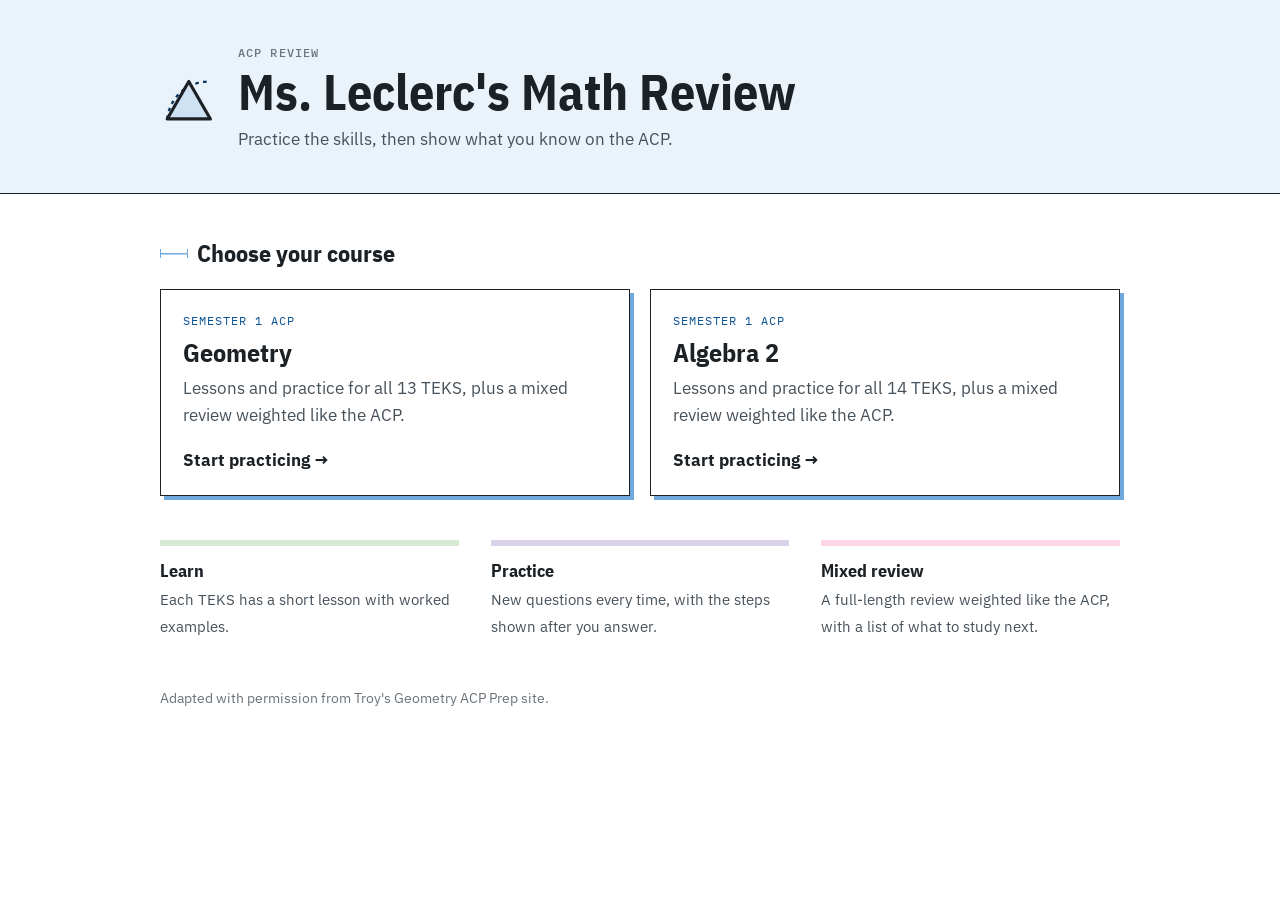
<file: index.html>
<!DOCTYPE html>
<html lang="en">
<head>
<meta charset="utf-8">
<meta name="viewport" content="width=device-width, initial-scale=1, viewport-fit=cover">
<meta name="claude:viewport-fit-sides" content="cover">
<title>Math Review</title>
<meta name="description" content="Practice sites for ACP review: lessons and endless practice questions by TEKS, plus a mixed review weighted like the test.">
<link rel="preconnect" href="https://fonts.googleapis.com">
<link rel="preconnect" href="https://fonts.gstatic.com" crossorigin>
<link rel="stylesheet" href="https://fonts.googleapis.com/css2?family=IBM+Plex+Mono:wght@500;600&family=IBM+Plex+Sans+Condensed:wght@600;700&family=IBM+Plex+Sans:wght@400;500;600;700&display=swap">
<style>
/* Home: a drafting sheet with one card per course. Same tokens as the course pages. */
:root {
  --main: #CFE2F3; --main-soft: #EAF2FA; --main-line: #6FA8DC; --main-ink: #0B5394; --main-deep: #073763;
  --paper: #F3F8FA; --sheet: #FFFFFF; --ink: #1C2126; --ink-2: #47515A; --muted: #6A737B; --rule: #D6DAD3; --dot: #CFE3EC;
  --f-display: 'IBM Plex Sans Condensed', 'Arial Narrow', 'Helvetica Neue', Arial, sans-serif;
  --f-body: 'IBM Plex Sans', system-ui, -apple-system, 'Segoe UI', Roboto, sans-serif;
  --f-mono: 'IBM Plex Mono', ui-monospace, Menlo, Consolas, monospace;
}
@media not all { :root:not([data-theme="light-off"]) {
  --paper: #0F2C48; --sheet: #13385B; --ink: #EAF2FA; --ink-2: #C0D4E7; --muted: #8FAAC3; --rule: #2A5276; --dot: #22476B;
  --main-soft: rgba(207, 226, 243, .12); --main-ink: #A9DDF7; color-scheme: dark; } }
:root[data-theme="dark-off"] {
  --paper: #0F2C48; --sheet: #13385B; --ink: #EAF2FA; --ink-2: #C0D4E7; --muted: #8FAAC3; --rule: #2A5276; --dot: #22476B;
  --main-soft: rgba(207, 226, 243, .12); --main-ink: #A9DDF7; color-scheme: dark; }
* { box-sizing: border-box; }
html, body { margin: 0; }
body { background-color: var(--paper); background-image: radial-gradient(var(--dot) 1px, transparent 1.2px); background-size: 22px 22px; color: var(--ink); font-family: var(--f-body); font-size: 1.0625rem; line-height: 1.6; -webkit-font-smoothing: antialiased;
  padding-left: max(16px, env(safe-area-inset-left, 0px)); padding-right: max(16px, env(safe-area-inset-right, 0px)); padding-block: 0 3rem; }
:focus-visible { outline: 3px solid var(--main-line); outline-offset: 2px; }
.wrap { max-width: 60rem; margin: 0 auto; }
.top { margin: 0 calc(-1 * max(16px, env(safe-area-inset-left, 0px))) 2.5rem; padding: 2.75rem max(16px, env(safe-area-inset-left, 0px)) 2.5rem; background: var(--main-soft); border-bottom: 1.5px solid var(--ink); }
.top .wrap { display: flex; align-items: center; gap: 1.25rem; }
.mark { width: 3.6rem; height: 3.6rem; flex: none; }
.mark .bt { fill: var(--main); stroke: var(--ink); stroke-width: 2.2; stroke-linejoin: round; }
.mark .ba { fill: none; stroke: var(--main-deep); stroke-width: 1.6; stroke-dasharray: 2.5 3; }
@media not all { :root:not([data-theme="light-off"]) .mark .ba { stroke: var(--main); } }
.eyebrow { font-family: var(--f-mono); font-weight: 500; font-size: .74rem; letter-spacing: .1em; text-transform: uppercase; color: var(--muted); margin: 0 0 .2rem; }
h1 { font-family: var(--f-display); font-weight: 700; font-size: clamp(2rem, 6vw, 3.1rem); line-height: 1.05; margin: 0; text-wrap: balance; }
.tagline { margin: .5rem 0 0; color: var(--ink-2); max-width: 40rem; }
h2 { font-family: var(--f-display); font-weight: 700; font-size: 1.5rem; margin: 0 0 1rem; display: flex; align-items: center; gap: .6rem; }
h2::before { content: ""; width: 1.6rem; height: 9px; border-left: 1.5px solid var(--main-line); border-right: 1.5px solid var(--main-line); background: linear-gradient(var(--main-line), var(--main-line)) center / 100% 1.5px no-repeat; }
.courses { display: grid; grid-template-columns: repeat(auto-fit, minmax(16rem, 1fr)); gap: 1.25rem; }
.course { display: flex; flex-direction: column; gap: .5rem; background: var(--sheet); border: 1.5px solid var(--ink); padding: 1.4rem 1.4rem 1.3rem; color: inherit; text-decoration: none; min-width: 0; }
a.course { box-shadow: 4px 4px 0 var(--main-line); transition: transform .12s, box-shadow .12s; }
a.course:hover { transform: translate(-2px, -2px); box-shadow: 6px 6px 0 var(--main-line); }
.course h3 { font-family: var(--f-display); font-weight: 700; font-size: 1.6rem; margin: 0; line-height: 1.1; }
.course .test { font-family: var(--f-mono); font-size: .74rem; letter-spacing: .08em; text-transform: uppercase; color: var(--main-ink); margin: 0; }
.course p { margin: 0; color: var(--ink-2); }
.course .go { margin-top: auto; padding-top: .6rem; font-weight: 700; color: var(--ink); }
.course.soon { border-style: dashed; border-color: var(--muted); }
.course.soon h3 { color: var(--muted); }
.course.soon .go { color: var(--muted); font-weight: 600; }
.how { margin-top: 2.75rem; display: grid; grid-template-columns: repeat(auto-fit, minmax(14rem, 1fr)); gap: 1rem 2rem; }
.how div { border-top: 1.5px solid var(--ink); padding-top: .6rem; }
.how div { border-top: 6px solid var(--a, var(--main)); padding-top: .7rem; }
.how div:nth-child(1) { --a: var(--accent-green, #D9EAD3); } .how div:nth-child(2) { --a: var(--accent-purple, #D9D2E9); } .how div:nth-child(3) { --a: var(--accent-pink, #FCD6E6); }
.how b { display: block; font-family: var(--f-display); font-size: 1.1rem; }
.how span { color: var(--ink-2); font-size: .95rem; }
footer { margin-top: 3rem; font-size: .85rem; color: var(--muted); }
@media (prefers-reduced-motion: reduce) { a.course { transition: none; } }
</style>
<link rel="stylesheet" href="theme.css">
<script src="settings.js"></script>
</head>
<body>
<header class="top"><div class="wrap">
  <svg class="mark" viewBox="0 0 40 40" aria-hidden="true"><path class="ba" d="M5 34 A 29 29 0 0 1 34 8"/><polygon class="bt" points="5,34 35,34 20,8"/></svg>
  <div><p class="eyebrow">ACP review</p><h1 id="site-name">Math Review</h1><p class="tagline" id="tagline"></p></div>
</div></header>
<main class="wrap">
  <h2>Choose your course</h2>
  <div class="courses" id="courses"></div>
  <section class="how" aria-label="How it works">
    <div><b>Learn</b><span>Each TEKS has a short lesson with worked examples.</span></div>
    <div><b>Practice</b><span>New questions every time, with the steps shown after you answer.</span></div>
    <div><b>Mixed review</b><span>A full-length review weighted like the ACP, with a list of what to study next.</span></div>
  </section>
  <footer>Adapted with permission from Troy's Geometry ACP Prep site.</footer>
</main>
<script>
(function () {
  var C = window.SITE_SETTINGS || {};
  var esc = function (s) { return String(s == null ? '' : s).replace(/[&<>"]/g, function (c) { return { '&': '&amp;', '<': '&lt;', '>': '&gt;', '"': '&quot;' }[c]; }); };
  if (C.siteName) { document.getElementById('site-name').textContent = C.siteName; document.title = C.siteName; }
  document.getElementById('tagline').textContent = C.tagline || '';
  var list = C.courses || [{ name: 'Geometry', folder: 'geometry/index.html', test: 'Semester 1 ACP', blurb: 'Lessons and practice for all 13 TEKS.', ready: true }];
  document.getElementById('courses').innerHTML = list.map(function (c) {
    var inner = '<p class="test">' + esc(c.test) + '</p><h3>' + esc(c.name) + '</h3><p>' + esc(c.blurb) + '</p>' +
      '<span class="go">' + (c.ready ? 'Start practicing →' : 'Coming soon') + '</span>';
    return c.ready ? '<a class="course" href="' + esc(c.folder) + '">' + inner + '</a>' : '<div class="course soon" aria-disabled="true">' + inner + '</div>';
  }).join('');
})();
</script>
</body>
</html>
</file>
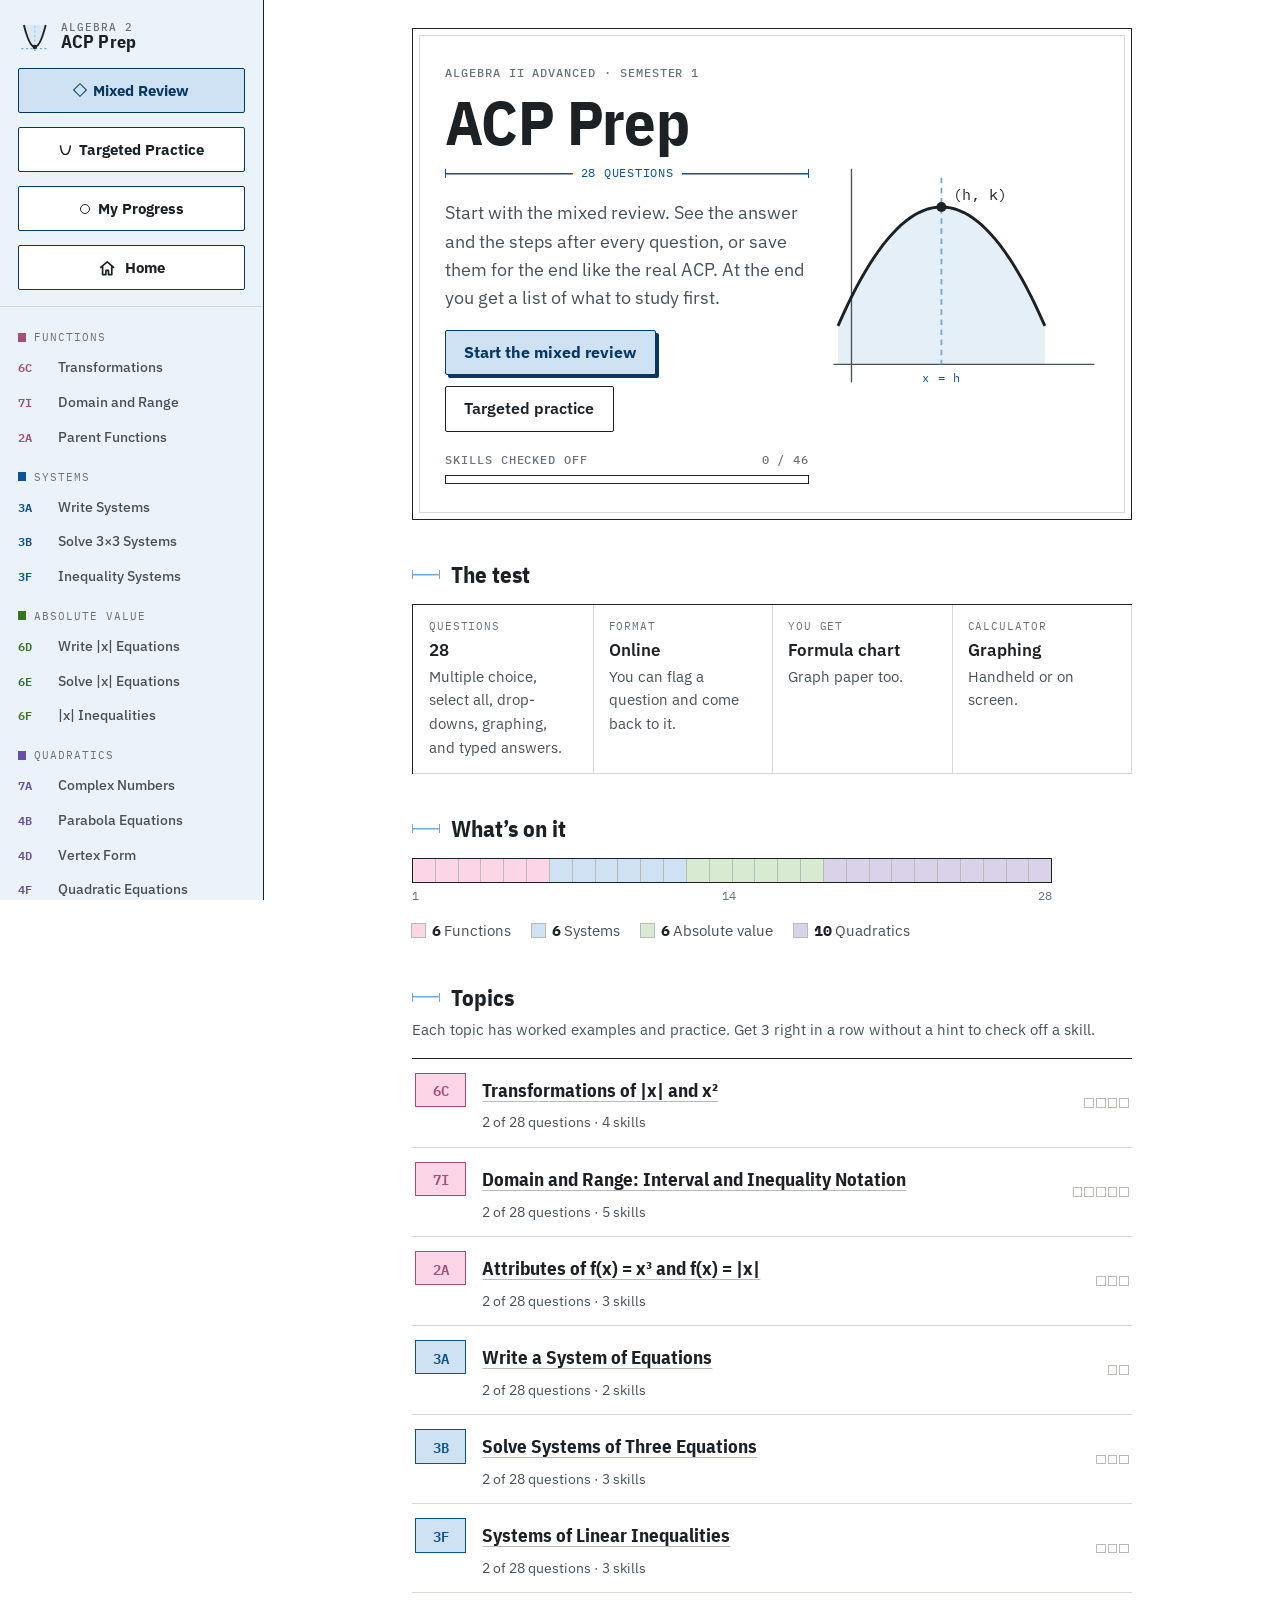
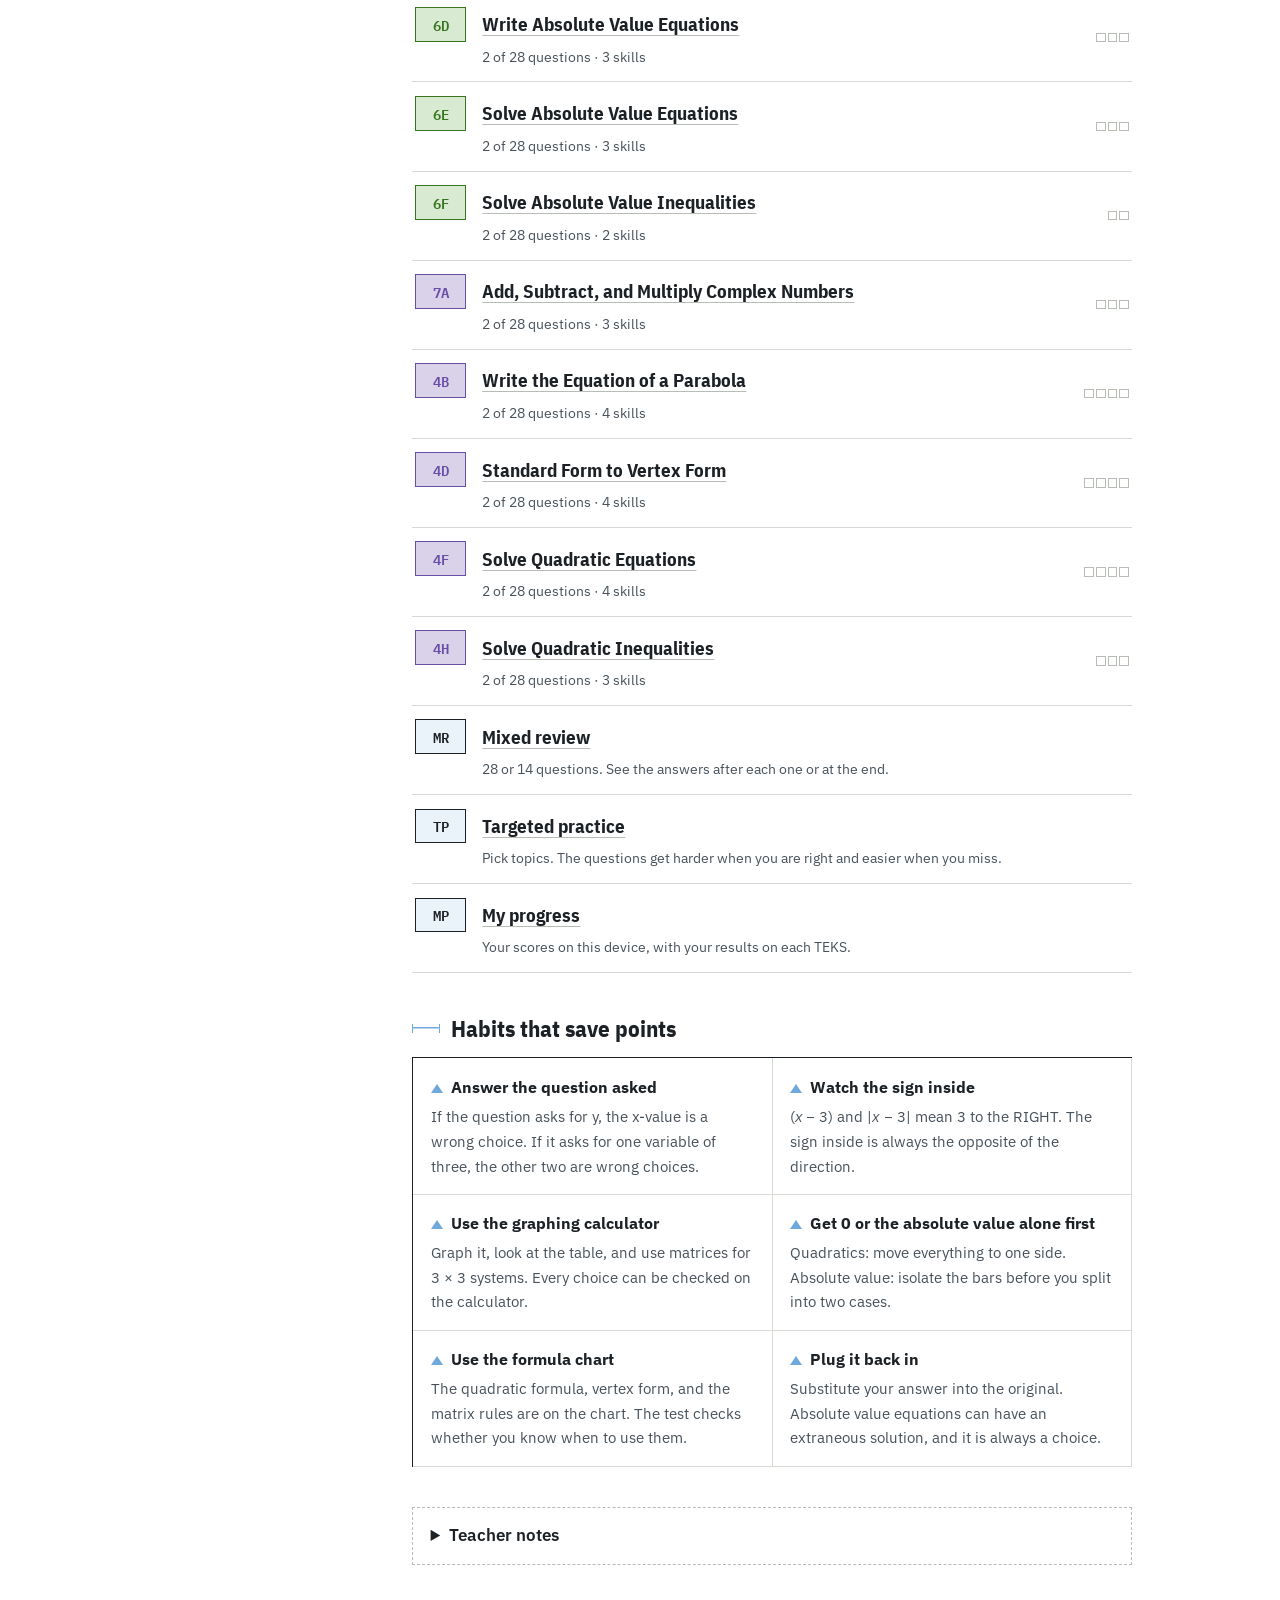
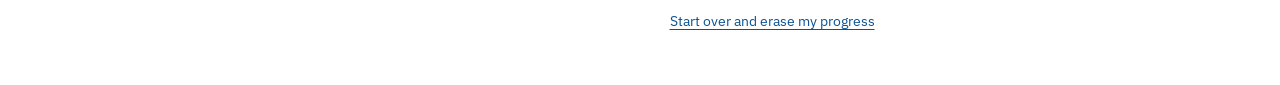
<file: algebra2/index.html>
<!doctype html>
<html lang="en">
<head>
<meta charset="utf-8">
<meta name="viewport" content="width=device-width, initial-scale=1, viewport-fit=cover">
<title>Algebra 2 ACP Prep</title>
<meta name="claude:viewport-fit-sides" content="cover">
<meta name="description" content="Algebra II Advanced Semester 1 ACP prep: a 28- or 14-question mixed review weighted like the Dallas ISD blueprint, plus lessons and practice for all 14 TEKS.">
<link rel="preconnect" href="https://fonts.googleapis.com">
<link rel="preconnect" href="https://fonts.gstatic.com" crossorigin>
<link rel="stylesheet" href="https://fonts.googleapis.com/css2?family=IBM+Plex+Mono:wght@500;600&family=IBM+Plex+Sans+Condensed:wght@600;700&family=IBM+Plex+Sans:ital,wght@0,400;0,500;0,600;0,700;1,400;1,600&display=swap">
<style>
/* Layout: a drafting sheet. A sticky index of topics down the left (a strip on phones), one working
   column on vellum, square-cornered panels with thin graphite rules, construction-blue arcs and
   dimension lines as the only ornament. Dark mode is a blueprint. */
:root {
  --paper: #F3F4F0; --sheet: #FFFFFF; --ink: #1C2126; --ink-2: #47515A; --muted: #6A737B;
  --rule: #D6DAD3; --rule-2: #B7BDB5; --dot: #CBD0C8;
  --npb: #2A84BD; --npb-soft: #E4F1F8; --npb-ink: #1D6697;
  --btn: #1C2126; --on-btn: #FFFFFF;
  --flag: #C98207; --flag-soft: #FBF0D9;
  --c-coord: #1E63A6; --c-logic: #9C3A6E; --c-proof: #2C7A4B; --c-fig: #B0560F;
  --ok: #1E7A4C; --ok-soft: #E1F2E8; --bad: #C0321F; --bad-soft: #FBE8E4;
  --fill0: rgba(42, 132, 189, .13); --fill1: rgba(156, 58, 110, .13); --fill2: rgba(44, 122, 75, .15);
  --f-display: 'IBM Plex Sans Condensed', 'Arial Narrow', 'Helvetica Neue', Arial, sans-serif;
  --f-body: 'IBM Plex Sans', system-ui, -apple-system, 'Segoe UI', Roboto, sans-serif;
  --f-mono: 'IBM Plex Mono', ui-monospace, 'SFMono-Regular', Menlo, Consolas, monospace;
}
@media not all { :root:not([data-theme="light-off"]) {
  --paper: #0F2C48; --sheet: #13385B; --ink: #EAF2FA; --ink-2: #C0D4E7; --muted: #8FAAC3;
  --rule: #2A5276; --rule-2: #3B678F; --dot: #22476B;
  --npb: #8DD1F3; --npb-soft: rgba(141, 209, 243, .14); --npb-ink: #A9DDF7;
  --btn: #EAF2FA; --on-btn: #0F2C48;
  --flag: #FFC857; --flag-soft: rgba(255, 200, 87, .16);
  --c-coord: #8FC3FF; --c-logic: #F1A7CF; --c-proof: #8EDFAF; --c-fig: #FFBF7A;
  --ok: #82DEAA; --ok-soft: rgba(130, 222, 170, .15); --bad: #FF8F80; --bad-soft: rgba(255, 143, 128, .15);
  --fill0: rgba(141, 209, 243, .16); --fill1: rgba(241, 167, 207, .16); --fill2: rgba(142, 223, 175, .16);
  color-scheme: dark; } }
:root[data-theme="dark-off"] {
  --paper: #0F2C48; --sheet: #13385B; --ink: #EAF2FA; --ink-2: #C0D4E7; --muted: #8FAAC3;
  --rule: #2A5276; --rule-2: #3B678F; --dot: #22476B;
  --npb: #8DD1F3; --npb-soft: rgba(141, 209, 243, .14); --npb-ink: #A9DDF7;
  --btn: #EAF2FA; --on-btn: #0F2C48;
  --flag: #FFC857; --flag-soft: rgba(255, 200, 87, .16);
  --c-coord: #8FC3FF; --c-logic: #F1A7CF; --c-proof: #8EDFAF; --c-fig: #FFBF7A;
  --ok: #82DEAA; --ok-soft: rgba(130, 222, 170, .15); --bad: #FF8F80; --bad-soft: rgba(255, 143, 128, .15);
  --fill0: rgba(141, 209, 243, .16); --fill1: rgba(241, 167, 207, .16); --fill2: rgba(142, 223, 175, .16);
  color-scheme: dark; }

[hidden] { display: none !important; }
* { box-sizing: border-box; }
html { font-size: 100%; }
body { margin: 0; background-color: var(--paper); background-image: radial-gradient(var(--dot) 1px, transparent 1.2px); background-size: 22px 22px; color: var(--ink); font-family: var(--f-body); font-size: 1.0625rem; line-height: 1.6; -webkit-font-smoothing: antialiased; }
body::before { content: ""; position: fixed; inset: 0 0 auto; height: env(safe-area-inset-top, 0px); z-index: 30; background: var(--sheet); }
button, input, select, textarea { font: inherit; color: inherit; }
:focus-visible { outline: 3px solid var(--npb); outline-offset: 2px; }
h1, h2, h3 { text-wrap: balance; }
p { margin: 0 0 .75rem; }
.fine { font-size: .92rem; color: var(--ink-2); }
.center { text-align: center; }
.eyebrow, .lbl { font-family: var(--f-mono); font-weight: 500; font-size: .74rem; letter-spacing: .08em; text-transform: uppercase; color: var(--muted); margin: 0 0 .5rem; }

/* shell: side index + main column */
.shell { display: grid; grid-template-columns: minmax(0, 1fr); min-height: 100vh; }
.side { position: sticky; top: env(safe-area-inset-top, 0px); z-index: 20; background: var(--sheet); border-bottom: 1.5px solid var(--ink); }
.side-top { display: flex; align-items: center; justify-content: space-between; gap: .75rem; padding: .55rem max(16px, env(safe-area-inset-right, 0px)) .55rem max(16px, env(safe-area-inset-left, 0px)); }
.brand { display: flex; align-items: center; gap: .6rem; background: none; border: 0; padding: 0; cursor: pointer; text-align: left; }
.brand svg { width: 2.1rem; height: 2.1rem; flex: none; }
.brand svg .bt { fill: var(--fill0); stroke: var(--ink); stroke-width: 2.2; stroke-linejoin: round; }
.brand svg .ba { fill: none; stroke: var(--npb); stroke-width: 1.6; stroke-dasharray: 2.5 3; }
.brand-t { font-family: var(--f-display); font-weight: 700; font-size: 1.12rem; line-height: 1.05; letter-spacing: .01em; }
.brand-t small { display: block; font-family: var(--f-mono); font-weight: 500; font-size: .66rem; letter-spacing: .1em; text-transform: uppercase; color: var(--muted); }
.mixbtn { flex: none; display: inline-flex; align-items: center; gap: .5rem; border: 1.5px solid var(--ink); background: var(--btn); color: var(--on-btn); font-weight: 600; font-size: .92rem; padding: .45rem .85rem; cursor: pointer; border-radius: 2px; }
.mixbtn::before { content: ""; width: .5rem; height: .5rem; border: 1.5px solid currentColor; transform: rotate(45deg); }
.mixbtn[aria-current="page"] { box-shadow: 3px 3px 0 var(--npb); }
.mixbtn.alt { background: var(--sheet); color: var(--ink); }
.mixbtn.alt::before { border-radius: 50%; transform: none; }
.mixbtn.tpbtn::before { display: none; }
.mixbtn .tri { width: .8rem; height: .72rem; flex: none; fill: none; stroke: currentColor; stroke-width: 1.6; stroke-linejoin: round; }
.nv.fl::before { content: "⚑"; position: absolute; top: 1px; right: 3px; font-size: .62rem; color: var(--bad); }
.navkey .k.fl { background: var(--sheet); } .navkey .k.fl::after { content: "⚑"; position: absolute; top: -3px; left: 1px; font-size: .6rem; color: var(--bad); }
.ladder { display: inline-flex; flex-direction: column; border: 1.5px solid var(--ink); background: var(--sheet); min-width: 8.5rem; }
.ladder .rung { padding: .3rem .7rem; font-size: .85rem; font-weight: 600; color: var(--muted); border-top: 1px solid var(--rule); }
.ladder .rung:first-child { border-top: 0; }
.ladder .rung.below { color: var(--ink-2); }
.ladder .rung.on { background: var(--btn); color: var(--on-btn); }
.tphead { display: flex; gap: 1rem; align-items: center; flex-wrap: wrap; margin: .6rem 0 .2rem; }
.tphead p { flex: 1; min-width: 14rem; margin: 0; }
.tphead .up { color: var(--ok); } .tphead .down { color: var(--bad); }
.tpq { margin: 1rem 0 .4rem; }
.tpsel .chip { gap: .35rem; }
.tpquick { display: flex; flex-wrap: wrap; gap: .3rem 1.2rem; margin: .1rem 0 .4rem; }
.tplog { list-style: none; padding: 0; margin: .5rem 0 1rem; border-top: 1px solid var(--rule); font-size: .94rem; }
.tplog li { display: flex; flex-wrap: wrap; align-items: center; gap: .3rem .8rem; padding: .4rem 0; border-bottom: 1px solid var(--rule); }
.tplog li > span:first-child { font-family: var(--f-mono); min-width: 1.6rem; color: var(--muted); }
.tplog li b { margin-left: auto; }
.tplog li.ok b { color: var(--ok); } .tplog li.no b { color: var(--bad); }
.history.prog li b:nth-child(2) { color: var(--ink-2); min-width: 2.6rem; }
.progt td.num { font-family: var(--f-mono); white-space: nowrap; }
.progt .linkbtn { display: inline-flex; gap: .4rem; align-items: baseline; text-align: left; }
.pgbar { display: inline-block; width: 7rem; max-width: 30vw; height: .6rem; border: 1px solid var(--ink); background: var(--sheet); vertical-align: middle; }
.pgbar i { display: block; height: 100%; background: var(--muted); }
.pgbar.ok i { background: var(--ok); } .pgbar.mid i { background: var(--flag); } .pgbar.no i { background: var(--bad); }
.tabs { display: flex; gap: 0; overflow-x: auto; scrollbar-width: none; border-top: 1px solid var(--rule); padding: 0 max(8px, env(safe-area-inset-right, 0px)) 0 max(8px, env(safe-area-inset-left, 0px)); }
.tabs::-webkit-scrollbar { display: none; }
.grp { display: none; }
.tab { flex: none; display: inline-flex; align-items: baseline; gap: .4rem; white-space: nowrap; background: none; border: 0; border-bottom: 3px solid transparent; padding: .5rem .6rem .4rem; font-size: .88rem; font-weight: 500; color: var(--ink-2); cursor: pointer; text-align: left; }
.tab .n { font-family: var(--f-mono); font-weight: 600; font-size: .78rem; color: var(--muted); }
.tab .tck { color: var(--ok); font-weight: 700; font-size: .8rem; }
.tab:hover { color: var(--ink); }
.tab[aria-current="page"] { color: var(--ink); border-bottom-color: var(--ink); font-weight: 600; }
.tab.c-coord .n { color: var(--c-coord); } .tab.c-logic .n { color: var(--c-logic); } .tab.c-proof .n { color: var(--c-proof); } .tab.c-fig .n { color: var(--c-fig); }
.tab.home { position: sticky; left: 0; z-index: 1; background: var(--sheet); align-items: center; gap: .45rem; font-weight: 700; font-size: .95rem; color: var(--ink); border-right: 1px solid var(--rule); padding-right: .85rem; margin-right: .25rem; }
.hico { width: 1.15rem; height: 1.15rem; flex: none; fill: none; stroke: currentColor; stroke-width: 1.8; stroke-linejoin: round; stroke-linecap: round; }
.tab.home[aria-current="page"] .hico { fill: var(--npb-soft); }
.main { min-width: 0; }
.wrap { max-width: 50rem; margin: 0 auto; padding: 0 max(16px, env(safe-area-inset-right, 0px)) 0 max(16px, env(safe-area-inset-left, 0px)); }
@media (min-width: 1000px) {
  .shell { grid-template-columns: 16.5rem minmax(0, 1fr); }
  .side { height: 100vh; overflow-y: auto; border-bottom: 0; border-right: 1.5px solid var(--ink); display: flex; flex-direction: column; }
  .side-top { flex-direction: column; align-items: stretch; gap: .9rem; padding: 1.25rem 1.1rem 1rem; border-bottom: 1px solid var(--rule); }
  .mixbtn { justify-content: center; padding: .6rem .85rem; }
  .tabs { flex-direction: column; overflow: visible; border-top: 0; padding: .5rem 0 1.5rem; }
  .grp { display: block; margin: .9rem 1.1rem .25rem; font-family: var(--f-mono); font-size: .66rem; letter-spacing: .1em; text-transform: uppercase; color: var(--muted); }
  .grp::before { content: ""; display: inline-block; width: .55rem; height: .55rem; margin-right: .45rem; vertical-align: -.02em; background: currentColor; }
  .grp.c-coord::before { background: var(--c-coord); } .grp.c-logic::before { background: var(--c-logic); } .grp.c-proof::before { background: var(--c-proof); } .grp.c-fig::before { background: var(--c-fig); }
  .tab { border-bottom: 0; border-left: 3px solid transparent; padding: .38rem 1.1rem .38rem .95rem; white-space: normal; }
  .tab .n { min-width: 2.1rem; }
  .tab[aria-current="page"] { border-left-color: var(--ink); background: var(--npb-soft); }
  .tab.home { position: static; margin: .35rem 1.1rem .4rem; padding: .55rem .85rem; gap: .6rem; font-size: 1rem; border: 1.5px solid var(--ink); background: var(--sheet); }
  .tab.home:hover { background: var(--npb-soft); }
  .tab.home[aria-current="page"] { border-left-color: var(--ink); background: var(--npb-soft); box-shadow: 3px 3px 0 var(--npb); }
  .wrap { padding-left: 2.5rem; padding-right: 2.5rem; }
}

/* buttons */
.btn { display: inline-flex; align-items: center; gap: .55rem; justify-content: center; font-weight: 600; font-size: 1rem; line-height: 1.1; padding: .75rem 1.15rem; min-height: 2.85rem; border-radius: 2px; border: 1.5px solid var(--ink); cursor: pointer; text-align: center; transition: transform .08s ease, box-shadow .12s ease; }
.btn:active:not(:disabled) { transform: translate(1px, 1px); }
.btn.primary { background: var(--btn); color: var(--on-btn); box-shadow: 3px 3px 0 var(--npb); }
.btn.primary:hover:not(:disabled) { box-shadow: 4px 4px 0 var(--npb); }
.btn.ghost { background: var(--sheet); color: var(--ink); }
.btn.ghost:hover:not(:disabled) { background: var(--npb-soft); }
.btn:disabled { opacity: .4; cursor: default; box-shadow: none; }
.btn.sm { min-height: 2.3rem; padding: .5rem .85rem; font-size: .9rem; }
.btn .cnt { font-family: var(--f-mono); font-weight: 500; font-size: .76em; padding-left: .55rem; border-left: 1px solid currentColor; opacity: .85; }
.linkbtn { background: none; border: 0; color: var(--npb-ink); text-decoration: underline; text-underline-offset: 3px; cursor: pointer; font-size: .9rem; padding: .3rem .2rem; }

/* math */
.m { white-space: nowrap; font-variant-numeric: lining-nums; }
.m i { font-style: italic; padding-right: .05em; }
.m sup { font-size: .68em; line-height: 0; position: relative; top: -.1em; }
.fr { display: inline-flex; flex-direction: column; vertical-align: middle; text-align: center; font-size: .86em; line-height: 1.15; margin: 0 .12em; }
.fr .nu { border-bottom: .09em solid currentColor; padding: 0 .2em .05em; }
.fr .de { padding: .05em .2em 0; }
.m .fn { font-style: normal; }
.ov { border-top: .085em solid currentColor; padding-top: .02em; display: inline-block; line-height: 1.1; }
.ln-ov { position: relative; display: inline-block; line-height: 1.1; padding: .3em .14em 0; }
.ln-ov::before { content: ""; position: absolute; left: .12em; right: .12em; top: .2em; border-top: .08em solid currentColor; }
.ln-ov .lh, .ln-ov .rh { position: absolute; top: .09em; width: 0; height: 0; border-top: .15em solid transparent; border-bottom: .15em solid transparent; }
.ln-ov .lh { left: 0; border-right: .24em solid currentColor; }
.ln-ov .rh { right: 0; border-left: .24em solid currentColor; }
.rt { display: inline-flex; align-items: flex-start; }
.rad { border-top: .08em solid currentColor; padding: .05em .12em 0 .06em; margin-top: .08em; }
.tick { color: var(--ok); font-weight: 700; }

/* section heads: a short dimension line before the label */
.sec { margin-block: 2.6rem 1rem; }
.sec h2 { display: flex; align-items: center; gap: .7rem; font-family: var(--f-display); font-weight: 700; font-size: 1.45rem; line-height: 1.15; margin: 0; }
.sec h2::before { content: ""; flex: none; width: 1.6rem; height: 9px; border-left: 1.5px solid var(--npb); border-right: 1.5px solid var(--npb); background: linear-gradient(var(--npb), var(--npb)) center / 100% 1.5px no-repeat; }
.sec > p { margin-top: .5rem; }

/* home */
.hero { display: grid; grid-template-columns: minmax(0, 1fr); gap: 1.25rem; align-items: center; margin-block: 1.75rem 1rem; padding: 1.5rem 1.4rem; background: var(--sheet); border: 1.5px solid var(--ink); position: relative; }
.hero::after { content: ""; position: absolute; inset: 6px; border: 1px solid var(--rule); pointer-events: none; }
.hero > * { position: relative; z-index: 1; min-width: 0; }
@media (min-width: 760px) { .hero { grid-template-columns: minmax(0, 1.35fr) minmax(0, 1fr); padding: 2.2rem 2rem; } }
.hero h1 { font-family: var(--f-display); font-weight: 700; font-size: clamp(2.4rem, 7.5vw, 3.9rem); line-height: .98; letter-spacing: -.01em; margin: .25rem 0 .2rem; }
.dimline { display: flex; align-items: center; gap: .5rem; margin: .7rem 0 1rem; color: var(--npb-ink); font-family: var(--f-mono); font-size: .78rem; letter-spacing: .06em; text-transform: uppercase; max-width: 26rem; }
.dimline::before, .dimline::after { content: ""; flex: 1; height: 9px; background: linear-gradient(currentColor, currentColor) center / 100% 1.5px no-repeat; }
.dimline::before { border-left: 1.5px solid currentColor; } .dimline::after { border-right: 1.5px solid currentColor; }
.lede { font-size: 1.1rem; color: var(--ink-2); max-width: 34rem; }
.hero-row { display: flex; flex-wrap: wrap; gap: .7rem; margin-top: 1.1rem; }
.hero-fig svg { display: block; width: 100%; max-width: 19rem; margin: 0 auto; height: auto; }
@media (max-width: 759px) { .hero-fig svg { max-width: 13rem; } }
.hero-fig .c { fill: none; stroke: var(--npb); stroke-width: 1.4; stroke-dasharray: 3 4; }
.hero-fig .t { fill: var(--fill0); stroke: var(--ink); stroke-width: 2.4; stroke-linejoin: round; }
.hero-fig .d { stroke: var(--npb); stroke-width: 1.4; fill: none; }
.hero-fig .p { fill: var(--ink); }
.hero-fig .k { stroke: var(--ink); stroke-width: 1.6; }
.hero-fig text { font-family: var(--f-mono); font-size: 13px; fill: var(--ink); }
.hero-fig text.dl { fill: var(--npb-ink); font-size: 11px; letter-spacing: .06em; }
.progress { margin-top: 1.2rem; max-width: 26rem; }
.progress .lbl { display: flex; justify-content: space-between; margin-bottom: .3rem; }
.pbar { height: .55rem; border: 1px solid var(--ink); background: var(--sheet); }
.pbar i { display: block; height: 100%; background: var(--ink); }
.spec { display: grid; grid-template-columns: repeat(auto-fit, minmax(11rem, 1fr)); gap: 0; border: 1.5px solid var(--ink); background: var(--sheet); margin: 0; }
.spec div { padding: .8rem 1rem; border-right: 1px solid var(--rule); border-bottom: 1px solid var(--rule); margin: 0 -1px -1px 0; }
.spec dt { font-family: var(--f-mono); font-size: .7rem; letter-spacing: .08em; text-transform: uppercase; color: var(--muted); }
.spec dd { margin: .1rem 0 0; font-weight: 600; }
.spec dd span { display: block; font-weight: 400; font-size: .93rem; color: var(--ink-2); }
.scale { display: flex; border: 1.5px solid var(--ink); height: 1.6rem; max-width: 40rem; }
.scale i { flex: 1; border-right: 1px solid var(--sheet); }
.scale i:last-child { border-right: 0; }
.scale .c-coord, .key .c-coord { background: var(--c-coord); } .scale .c-logic, .key .c-logic { background: var(--c-logic); }
.scale .c-proof, .key .c-proof { background: var(--c-proof); } .scale .c-fig, .key .c-fig { background: var(--c-fig); }
.scale-n { display: flex; justify-content: space-between; max-width: 40rem; font-family: var(--f-mono); font-size: .72rem; color: var(--muted); margin-top: .2rem; }
.key { list-style: none; display: flex; flex-wrap: wrap; gap: .35rem 1.3rem; padding: 0; margin: .8rem 0 0; font-size: .95rem; color: var(--ink-2); }
.key i { display: inline-block; width: .8rem; height: .8rem; margin-right: .45rem; vertical-align: -.05em; }
.key b { font-family: var(--f-mono); color: var(--ink); margin-right: .2rem; }
.index { border-top: 1.5px solid var(--ink); }
.irow { display: grid; grid-template-columns: 3.2rem minmax(0, 1fr) auto; gap: .2rem 1rem; align-items: center; padding: .85rem .2rem; border-bottom: 1px solid var(--rule); }
.code { font-family: var(--f-mono); font-weight: 600; font-size: .9rem; text-align: center; padding: .3rem 0; border: 1.5px solid currentColor; }
.code.c-coord { color: var(--c-coord); } .code.c-logic { color: var(--c-logic); } .code.c-proof { color: var(--c-proof); } .code.c-fig { color: var(--c-fig); }
.code.mx { color: var(--ink); background: var(--npb-soft); }
.ititle { justify-self: start; background: none; border: 0; padding: 0; font-family: var(--f-display); font-weight: 700; font-size: 1.18rem; text-align: left; cursor: pointer; text-decoration: underline; text-decoration-color: var(--rule-2); text-underline-offset: 4px; }
.ititle:hover { text-decoration-color: var(--npb); }
.inote { grid-column: 2; font-size: .9rem; color: var(--ink-2); }
.iside { grid-row: 1 / span 2; grid-column: 3; display: grid; justify-items: end; gap: .3rem; }
.qtag { font-family: var(--f-mono); font-size: .74rem; color: var(--muted); white-space: nowrap; }
@media (max-width: 560px) { .irow { grid-template-columns: 2.8rem minmax(0, 1fr); } .iside { grid-row: auto; grid-column: 2; justify-items: start; grid-auto-flow: column; align-items: center; gap: .6rem; } }
.sq { display: inline-flex; gap: 2px; vertical-align: middle; }
.sq i { width: .6rem; height: .6rem; border: 1px solid var(--rule-2); background: var(--sheet); }
.sq i.on { background: var(--ok); border-color: var(--ok); }
.lastmk { font-family: var(--f-mono); font-size: .72rem; padding: .05rem .4rem; border: 1px solid var(--rule-2); color: var(--muted); white-space: nowrap; }
.lastmk.ok { color: var(--ok); border-color: var(--ok); } .lastmk.no { color: var(--bad); border-color: var(--bad); } .lastmk.mid { color: var(--flag); border-color: var(--flag); }
.habits { list-style: none; margin: 0; padding: 0; display: grid; gap: 0; grid-template-columns: repeat(auto-fit, minmax(17rem, 1fr)); border: 1.5px solid var(--ink); background: var(--sheet); }
.habits li { padding: 1rem 1.1rem; border-right: 1px solid var(--rule); border-bottom: 1px solid var(--rule); margin: 0 -1px -1px 0; }
.habits h3 { margin: 0 0 .25rem; font-size: 1.02rem; display: flex; gap: .5rem; align-items: baseline; }
.habits h3::before { content: ""; flex: none; width: 0; height: 0; border-left: .38rem solid transparent; border-right: .38rem solid transparent; border-bottom: .62rem solid var(--npb); }
.habits p { margin: 0; color: var(--ink-2); font-size: .96rem; }
.teacher { margin-block: 2.5rem; border: 1px dashed var(--rule-2); padding: .9rem 1.1rem; background: var(--sheet); }
.teacher summary { cursor: pointer; font-weight: 600; }
.teacher ul { margin: .75rem 0 0; padding-left: 1.2rem; display: grid; gap: .45rem; color: var(--ink-2); font-size: .95rem; }
.teacher .cover { margin-top: 1rem; border-top: 1px solid var(--rule); padding-top: .75rem; }
.teacher .cov { margin-top: .9rem; }
.teacher .cov-h { margin: 0; font-weight: 600; display: flex; gap: .5rem; align-items: baseline; }
.teacher .cov ul { margin-top: .35rem; gap: .25rem; font-size: .9rem; }
.teacher code { font-family: var(--f-mono); font-size: .85em; background: var(--paper); padding: .05rem .3rem; overflow-wrap: anywhere; }
.reset { text-align: center; margin-block: 1rem 3rem; display: grid; justify-items: center; gap: .5rem; }
.reset p { margin: 0; }
.reset-row { display: flex; flex-wrap: wrap; gap: .5rem; justify-content: center; }
.erased { color: var(--ok); font-weight: 600; }

/* topic pages */
.mod-head { padding-block: 1.9rem .4rem; }
.mod-head h1 { font-family: var(--f-display); font-weight: 700; font-size: clamp(1.9rem, 6vw, 2.9rem); line-height: 1.02; margin: .1rem 0 .7rem; letter-spacing: -.005em; }
.why { font-size: 1.07rem; color: var(--ink-2); max-width: 40rem; }
.seg { display: flex; flex-wrap: wrap; align-items: stretch; gap: 0; margin-top: 1rem; border-bottom: 1.5px solid var(--ink); }
.seg button { display: inline-flex; align-items: center; gap: .55rem; padding: .6rem 1.1rem; font-weight: 600; font-size: 1.02rem; cursor: pointer; border: 1.5px solid transparent; border-bottom: 0; background: none; color: var(--ink-2); margin-bottom: -1.5px; }
.seg button[aria-selected="true"] { border-color: var(--ink); background: var(--sheet); color: var(--ink); }
.seg button.fcin { margin-left: auto; font-size: .9rem; font-weight: 500; color: var(--npb-ink); }
.seg-n { font-family: var(--f-mono); font-size: .76rem; color: var(--muted); }
.float-prac { position: fixed; z-index: 15; right: calc(1rem + env(safe-area-inset-right, 0px)); bottom: calc(1rem + env(safe-area-inset-bottom, 0px)); display: inline-flex; align-items: center; gap: .5rem; padding: .75rem 1.15rem; border: 1.5px solid var(--ink); background: var(--btn); color: var(--on-btn); font-weight: 600; cursor: pointer; box-shadow: 3px 3px 0 var(--npb); }
.mod-body { padding-block: 1rem 3rem; }
.mod-body.has-float { padding-bottom: 5rem; }
.move { padding-block: 1.6rem; border-top: 1px solid var(--rule); }
.move:first-child { border-top: 0; }
.move-n { font-family: var(--f-mono); font-size: .74rem; letter-spacing: .08em; text-transform: uppercase; color: var(--npb-ink); }
.move-body { min-width: 0; }
.move h2 { font-family: var(--f-display); font-weight: 700; font-size: 1.45rem; line-height: 1.15; margin: .15rem 0 .45rem; }
.rule { font-size: 1.05rem; max-width: 40rem; }
.ex { background: var(--sheet); border: 1.5px solid var(--ink); padding: 1rem 1.15rem; margin-block: .9rem; }
.tag { display: inline-block; font-family: var(--f-mono); font-weight: 600; font-size: .7rem; letter-spacing: .08em; text-transform: uppercase; color: var(--npb-ink); border: 1px solid var(--npb); padding: .05rem .4rem; margin: 0 .5rem .25rem 0; }
.steps { list-style: none; counter-reset: st; margin: .7rem 0 0; padding: 0; display: grid; gap: .55rem; }
.steps li { counter-increment: st; display: grid; grid-template-columns: 1.7rem minmax(0, 1fr); column-gap: .6rem; }
.steps li::before { content: counter(st); grid-row: span 2; font-family: var(--f-mono); font-weight: 600; font-size: .8rem; color: var(--npb-ink); border-right: 1.5px solid var(--npb); padding-right: .35rem; text-align: right; height: 1.5rem; line-height: 1.5rem; }
.say { grid-column: 2; min-width: 0; }
.sm { grid-column: 2; display: block; font-size: 1.12rem; margin-top: .1rem; overflow-x: auto; padding-bottom: .1rem; }
.sm .m { white-space: normal; }
.ex-ctrl { display: flex; flex-wrap: wrap; gap: .5rem; margin-top: .9rem; }
.watch { margin-top: 1rem; max-width: 40rem; padding-left: .8rem; border-left: 3px solid var(--bad); }
.pen { font-family: var(--f-mono); font-weight: 600; font-size: .72rem; letter-spacing: .08em; text-transform: uppercase; color: var(--bad); margin-right: .4rem; }
.tbl { overflow-x: auto; }
.words { border-collapse: collapse; min-width: 18rem; background: var(--sheet); border: 1.5px solid var(--ink); margin-block: .5rem 1rem; }
.words th, .words td { padding: .45rem .8rem; border-bottom: 1px solid var(--rule); text-align: left; }
.words th { font-family: var(--f-mono); font-size: .7rem; font-weight: 500; text-transform: uppercase; letter-spacing: .08em; color: var(--muted); }
.words tr:last-child td { border-bottom: 0; }
.tip { margin-top: 1.5rem; padding: 1rem 1.15rem; background: var(--npb-soft); border-left: 3px solid var(--npb); }
.tip-h { font-family: var(--f-mono); font-weight: 600; font-size: .72rem; letter-spacing: .08em; text-transform: uppercase; color: var(--npb-ink); margin-bottom: .3rem; }
.tip p:last-child { margin: 0; }
.next-row { display: flex; flex-wrap: wrap; justify-content: space-between; align-items: center; gap: .75rem; margin-top: 1.5rem; }
.next-row.start { justify-content: flex-start; }
.why-list { margin: .75rem 0 0; padding: .7rem 1rem; background: var(--paper); border: 1px solid var(--rule); font-size: .95rem; }
.why-list p { margin: .25rem 0; }
.keyline { margin-top: .9rem; font-weight: 600; color: var(--ok); }

/* practice */
.chips { display: flex; flex-wrap: wrap; gap: .4rem; margin: .9rem 0 .5rem; }
.chip { display: inline-flex; align-items: center; gap: .5rem; padding: .45rem .75rem; border: 1.5px solid var(--rule-2); background: var(--sheet); font-weight: 500; font-size: .9rem; cursor: pointer; text-align: left; border-radius: 2px; }
.chip:hover { border-color: var(--ink); }
.chip[aria-pressed="true"] { border-color: var(--ink); background: var(--npb-soft); font-weight: 600; }
.chip .hb { font-family: var(--f-mono); font-size: .64rem; letter-spacing: .06em; text-transform: uppercase; color: var(--bad); border: 1px solid currentColor; padding: 0 .3rem; }
.dots { display: inline-flex; gap: 4px; }
.dots i { width: .45rem; height: .45rem; border: 1.5px solid var(--rule-2); transform: rotate(45deg); }
.dots i.on { background: var(--ink); border-color: var(--ink); }
.dots.done { color: var(--ok); font-weight: 700; }
.lvrow { display: flex; flex-wrap: wrap; align-items: center; gap: 0; margin: .4rem 0 .3rem; }
.lvrow .fine { margin-right: .6rem; }
.lvrow .chip { border-radius: 0; margin-left: -1.5px; border-color: var(--ink); }
.lvrow .chip.on { background: var(--btn); color: var(--on-btn); }
.streak { margin: .5rem 0 1rem; color: var(--ink-2); }
.card { background: var(--sheet); border: 1.5px solid var(--ink); padding: clamp(1rem, 4vw, 1.6rem); position: relative; }
.card-top { display: flex; flex-wrap: wrap; justify-content: space-between; gap: .25rem .75rem; align-items: baseline; padding-bottom: .5rem; margin-bottom: .8rem; border-bottom: 1px solid var(--rule); }
.card-top .eyebrow { margin: 0; }
.fmt { font-family: var(--f-mono); font-size: .7rem; letter-spacing: .07em; text-transform: uppercase; color: var(--npb-ink); }
.lead { font-size: 1.07rem; margin-bottom: .6rem; }
.q { font-size: 1.13rem; line-height: 1.5; margin: .6rem 0 1rem; font-weight: 600; }
.box { font-size: 1.07rem; line-height: 1.55; padding: .8rem 1rem; margin: 0 0 .8rem; background: var(--paper); border: 1px solid var(--rule-2); border-left: 3px solid var(--ink); }
.figbox { margin: .5rem 0 .9rem; overflow-x: auto; text-align: center; }
.choices { display: grid; gap: .55rem; grid-template-columns: minmax(0, 1fr); }
@media (min-width: 620px) { .choices { grid-template-columns: repeat(2, minmax(0, 1fr)); } .choices.one { grid-template-columns: minmax(0, 1fr); } }
.choices.figs { grid-template-columns: repeat(2, minmax(0, 1fr)); }
.choice { display: flex; align-items: center; gap: .75rem; width: 100%; min-height: 3.2rem; text-align: left; padding: .55rem .8rem .55rem .55rem; border: 1.5px solid var(--rule-2); background: var(--sheet); font-size: 1.06rem; cursor: pointer; border-radius: 2px; transition: border-color .12s ease, background-color .12s ease; }
.choices.figs .choice { flex-direction: column; align-items: stretch; padding: .45rem; gap: .3rem; }
.choices.figs .choice .bub { align-self: flex-start; }
.choice:hover:not(:disabled) { border-color: var(--ink); }
.choice .bub { flex: none; width: 1.9rem; height: 1.9rem; display: grid; place-items: center; font-family: var(--f-mono); font-weight: 600; font-size: .85rem; border: 1.5px solid var(--ink); color: var(--ink); }
.choice.box2 .bub { border-style: dashed; }
.choice .ct { min-width: 0; overflow-x: auto; padding-block: .1rem; }
.choice[aria-pressed="true"] { border-color: var(--ink); background: var(--npb-soft); box-shadow: inset 4px 0 0 var(--ink); }
.choice[aria-pressed="true"] .bub { background: var(--btn); color: var(--on-btn); border-style: solid; }
.choice:disabled { cursor: default; }
.choice.right { border-color: var(--ok); background: var(--ok-soft); box-shadow: inset 4px 0 0 var(--ok); }
.choice.right .bub { background: var(--ok); border-color: var(--ok); color: var(--sheet); border-style: solid; }
.choice.wrong { border-color: var(--bad); background: var(--bad-soft); box-shadow: inset 4px 0 0 var(--bad); }
.choice.wrong .bub { background: var(--bad); border-color: var(--bad); color: var(--sheet); border-style: solid; }
.choice.missed { border-style: dashed; }
.choice.dim { opacity: .5; }
.entry { display: flex; flex-wrap: wrap; align-items: center; gap: .6rem; font-size: 1.12rem; }
.entry input { width: 9rem; max-width: 100%; font-family: var(--f-mono); font-size: 1.2rem; padding: .5rem .7rem; border: 1.5px solid var(--ink); border-bottom-width: 3px; background: var(--sheet); border-radius: 0; }
.entry input:focus { outline: none; border-color: var(--npb); box-shadow: 0 0 0 3px var(--npb-soft); }
.entry input.right { border-color: var(--ok); background: var(--ok-soft); } .entry input.wrong { border-color: var(--bad); background: var(--bad-soft); }
.entry .unit { color: var(--ink-2); }
.entry-note { margin-top: .5rem; font-size: .88rem; color: var(--muted); }
.mrows { display: grid; gap: 0; border: 1.5px solid var(--ink); }
.mrow { display: grid; grid-template-columns: minmax(0, 1fr) minmax(9rem, auto); gap: .5rem .9rem; align-items: center; padding: .6rem .8rem; border-bottom: 1px solid var(--rule); background: var(--sheet); }
.mrow:last-child { border-bottom: 0; }
.mrow.right { background: var(--ok-soft); } .mrow.wrong { background: var(--bad-soft); }
.mrow select { padding: .45rem .55rem; border: 1.5px solid var(--ink); background: var(--sheet); font-weight: 600; max-width: 100%; border-radius: 0; }
.mrow .fixnote { grid-column: 1 / -1; font-size: .9rem; color: var(--ok); font-weight: 600; }
@media (max-width: 520px) { .mrow { grid-template-columns: minmax(0, 1fr); } }
.plotwrap { display: grid; justify-items: center; gap: .5rem; }
.plotwrap .gplot { cursor: crosshair; touch-action: manipulation; max-width: 27rem; }
.plotbar { display: flex; flex-wrap: wrap; gap: .5rem; align-items: center; justify-content: center; font-size: .93rem; color: var(--ink-2); }
.actions { display: flex; flex-wrap: wrap; justify-content: flex-end; gap: .6rem; margin-top: 1.1rem; }
.hintbox { margin: 1rem 0 0; padding: .7rem 1rem; background: var(--npb-soft); border-left: 3px solid var(--npb); }
.fb { margin-top: 1.1rem; padding: .85rem 1.05rem; border-left: 4px solid; }
.fb p:last-child { margin-bottom: 0; }
.fb.yes { background: var(--ok-soft); border-color: var(--ok); }
.fb.no { background: var(--bad-soft); border-color: var(--bad); }
.fb-h { font-weight: 700; font-size: 1.05rem; }
.fb.yes .fb-h { color: var(--ok); } .fb.no .fb-h { color: var(--bad); }
.sol { margin-top: 1.1rem; padding-top: 1rem; border-top: 1px dashed var(--rule-2); }

/* figures */
.gfig, .gplot { display: block; width: 100%; height: auto; margin: 0 auto; }
.gplot { max-width: 22rem; }
.gplot.opt { max-width: 15rem; }
.gfig text, .gplot text { font-family: var(--f-body); }
.gfig .ln { stroke: var(--ink); stroke-width: 2; fill: none; stroke-linecap: round; }
.gfig .ln2 { stroke: var(--npb); stroke-width: 2.4; fill: none; stroke-linecap: round; }
.gfig .ln.dash, .gfig .dash { stroke-dasharray: 5 5; stroke: var(--ink-2); stroke-width: 1.6; }
.gfig .ah { fill: var(--ink); }
.gfig .mk { stroke: var(--ink); stroke-width: 1.6; fill: none; }
.gfig .ca { stroke: var(--npb); stroke-width: 1.6; fill: none; }
.gfig .pf { fill: var(--fill0); stroke: var(--ink); stroke-width: 2; stroke-linejoin: round; }
.gfig .pf1 { fill: var(--fill1); stroke: var(--ink); stroke-width: 2; stroke-linejoin: round; }
.gfig .pf2 { fill: var(--fill2); stroke: var(--ink); stroke-width: 2; stroke-linejoin: round; }
.gfig .pd { fill: var(--ink); }
.gfig .lb { fill: var(--ink); font-size: 15px; paint-order: stroke; stroke: var(--sheet); stroke-width: 4px; stroke-linejoin: round; }
.gfig .lb.b { font-weight: 700; }
.gfig .fv, .gplot .fv { font-style: italic; }
.gplot .g-bg { fill: var(--sheet); }
.gplot .g-l { stroke: var(--rule); stroke-width: 1; }
.gplot .g-l.ax { stroke: var(--ink-2); stroke-width: 1.7; }
.gplot .g-tk { fill: var(--muted); font: 600 10px var(--f-mono); paint-order: stroke; stroke: var(--sheet); stroke-width: 3px; }
.gplot.opt .g-tk { font-size: 9px; }
.gplot .g-axl { fill: var(--ink-2); font: italic 600 13px var(--f-body); paint-order: stroke; stroke: var(--sheet); stroke-width: 3px; }
.gplot .g-line { stroke: var(--c-coord); stroke-width: 2.6; }
.gplot .g-line.l2 { stroke: var(--c-logic); }
.gplot .g-seg { stroke: var(--ink); stroke-width: 2; }
.gplot .g-poly { fill: var(--fill0); stroke: var(--c-coord); stroke-width: 2.2; stroke-linejoin: round; }
.gplot .g-poly.p0 { fill: var(--fill1); stroke: var(--c-logic); }
.gplot .g-poly.p2 { fill: var(--fill2); stroke: var(--c-proof); }
.gplot .g-poly.ansp { fill: none; stroke: var(--ok); stroke-dasharray: 6 4; }
.gplot .g-pt { fill: var(--ink); stroke: var(--sheet); stroke-width: 1.5; }
.gplot .g-pt.plc { fill: var(--npb); r: 5.5; }
.gplot .g-pt.ans { fill: none; stroke: var(--ok); stroke-width: 3; }
.gplot .g-pt.giv { fill: var(--c-logic); }
.gplot .g-pt.mkp { fill: var(--ink); r: 4.4; }
.gplot .g-lb { fill: var(--ink); font: 700 13px var(--f-body); paint-order: stroke; stroke: var(--sheet); stroke-width: 4px; stroke-linejoin: round; }
.gplot.opt .g-lb { font-size: 12px; }

/* mixed review */
.signin { display: grid; gap: 1.1rem; max-width: 30rem; }
.field { display: grid; gap: .3rem; }
.pracwho { margin: 0 0 .75rem; }
.namerow { display: grid; grid-template-columns: repeat(auto-fit, minmax(13rem, 1fr)); gap: 1rem; }
.namerow input { text-transform: capitalize; font-family: var(--f-mono); letter-spacing: .08em; }
.field label, .modes legend { font-weight: 600; }
.field input, .field select { padding: .6rem .75rem; border: 1.5px solid var(--ink); background: var(--sheet); font-size: 1.05rem; border-radius: 0; }
.field input:focus, .field select:focus { border-color: var(--npb); outline: none; box-shadow: 0 0 0 3px var(--npb-soft); }
.modes { border: 0; padding: 0; margin: 0; min-width: 0; }
.modes legend { padding: 0; margin-bottom: .35rem; }
.mode-row { display: flex; }
.mode { flex: 1; position: relative; margin-left: -1.5px; min-width: 0; }
.mode:first-child { margin-left: 0; }
.mode input { position: absolute; opacity: 0; inset: 0; width: 100%; height: 100%; margin: 0; cursor: pointer; }
.mode span { display: block; text-align: center; padding: .65rem .4rem; border: 1.5px solid var(--ink); background: var(--sheet); font-weight: 600; white-space: nowrap; }
.mode input:checked + span { background: var(--btn); color: var(--on-btn); }
.mode input:focus-visible + span { outline: 3px solid var(--npb); outline-offset: 2px; position: relative; z-index: 1; }
.mode-tag { display: inline-block; font-family: var(--f-mono); font-size: .7rem; font-weight: 600; letter-spacing: .06em; text-transform: uppercase; padding: .05rem .45rem; border: 1.5px solid currentColor; white-space: nowrap; }
.mode-tag.m1 { color: var(--c-proof); } .mode-tag.m2 { color: var(--c-fig); } .mode-tag.m3 { color: var(--bad); }
.err { color: var(--bad); font-weight: 600; font-size: .95rem; margin: 0; }
.tstat { display: flex; flex-wrap: wrap; align-items: center; gap: .5rem .9rem; margin-bottom: .8rem; }
.tstat .who { font-weight: 600; }
.timer { font-family: var(--f-mono); font-weight: 600; padding: .15rem .55rem; border: 1.5px solid var(--ink); background: var(--sheet); }
.fcin { margin-left: auto; }
.navgrid { display: grid; grid-template-columns: repeat(var(--cols, 14), minmax(0, 1fr)); gap: 0; margin: .25rem 0 1.1rem; max-width: 38rem; border-left: 1.5px solid var(--ink); border-top: 1.5px solid var(--ink); }
@media (max-width: 520px) { .navgrid { grid-template-columns: repeat(var(--colsm, 10), minmax(0, 1fr)); } }
.nv { position: relative; min-height: 2.2rem; border: 0; border-right: 1.5px solid var(--ink); border-bottom: 1.5px solid var(--ink); background: var(--sheet); font-family: var(--f-mono); font-weight: 600; font-size: .76rem; color: var(--muted); padding: 0; }
.nv:not(:disabled) { cursor: pointer; }
.nv.ok { background: var(--ok-soft); color: var(--ok); }
.nv.no { background: var(--bad-soft); color: var(--bad); }
.nv.ans { color: var(--ink); }
.nv.ans::after { content: ""; position: absolute; left: 50%; bottom: 4px; width: 5px; height: 5px; margin-left: -2.5px; border-radius: 50%; background: var(--npb); }
.nv.cur { background: var(--btn); color: var(--on-btn); }
.nv.cur.ok, .nv.cur.no { box-shadow: inset 0 0 0 3px var(--btn); }
.nv.cur.ok { background: var(--ok-soft); color: var(--ok); } .nv.cur.no { background: var(--bad-soft); color: var(--bad); }
.nv.cur.ans::after { background: var(--on-btn); }
.nv:hover:not(.cur) { outline: 2px solid var(--npb); outline-offset: -3px; }
.navkey { display: flex; flex-wrap: wrap; align-items: center; gap: .25rem .55rem; margin: -.6rem 0 1rem; color: var(--muted); font-size: .8rem; }
.navkey .k { display: inline-block; width: .8rem; height: .8rem; border: 1.5px solid var(--ink); background: var(--sheet); vertical-align: -.1em; margin-right: -.25rem; position: relative; }
.navkey .k.ok { background: var(--ok-soft); } .navkey .k.no { background: var(--bad-soft); }
.navkey .k.ans::after { content: ""; position: absolute; left: 50%; top: 50%; width: 4px; height: 4px; margin: -2px 0 0 -2px; border-radius: 50%; background: var(--npb); }
.once { margin: .9rem 0 0; }
.finish-arm { margin: 1rem 0 0; border: 1.5px solid var(--ink); background: var(--sheet); padding: .8rem 1rem; }
.finish-arm p { margin: 0 0 .6rem; }
.finish-arm .reset-row { justify-content: flex-start; }
.runscore { font-family: var(--f-mono); font-size: .85rem; color: var(--ink-2); }
.tnav { display: flex; flex-wrap: wrap; justify-content: space-between; align-items: center; gap: .6rem; margin-top: 1.2rem; padding-top: 1rem; border-top: 1px solid var(--rule); }
.tnav .grp2 { display: flex; flex-wrap: wrap; gap: .6rem; margin-left: auto; }
.record { border: 2px solid var(--ink); background: var(--sheet); margin-block: .5rem 1.5rem; }
.record-h { display: flex; flex-wrap: wrap; justify-content: space-between; align-items: center; gap: .5rem; padding: .7rem 1rem; border-bottom: 2px solid var(--ink); }
.record-h h2 { font-family: var(--f-display); font-weight: 700; font-size: 1.3rem; margin: 0; }
.tblock { display: grid; grid-template-columns: repeat(3, minmax(0, 1fr)); margin: 0; }
@media (max-width: 560px) { .tblock { grid-template-columns: repeat(2, minmax(0, 1fr)); } }
.tblock div { padding: .55rem 1rem .6rem; border-right: 1px solid var(--rule-2); border-bottom: 1px solid var(--rule-2); min-width: 0; }
.tblock dt { font-family: var(--f-mono); font-size: .66rem; letter-spacing: .09em; text-transform: uppercase; color: var(--muted); }
.tblock dd { margin: .05rem 0 0; font-family: var(--f-display); font-weight: 700; font-size: 1.15rem; overflow-wrap: anywhere; }
.tblock .big { grid-column: 1 / -1; display: flex; flex-wrap: wrap; align-items: baseline; gap: .2rem .8rem; background: var(--npb-soft); }
.tblock .big dd { font-size: 2.6rem; line-height: 1; }
.tblock .big dd small { font-size: 1rem; font-family: var(--f-body); font-weight: 500; color: var(--ink-2); }
.record-f { display: flex; flex-wrap: wrap; justify-content: space-between; align-items: center; gap: .6rem; padding: .7rem 1rem; }
.logline { margin: 0; font-size: .92rem; color: var(--ink-2); flex: 1 1 16rem; }
.report h2 { font-family: var(--f-display); font-size: 1.3rem; margin: 1.4rem 0 .3rem; }
.score-line { font-size: 1.1rem; margin: .25rem 0 .5rem; max-width: 42rem; }
.need { list-style: none; padding: 0; margin: .75rem 0; display: grid; gap: 0; border: 1.5px solid var(--ink); }
.need > li { background: var(--sheet); border-bottom: 1px solid var(--rule); padding: .9rem 1rem .85rem; }
.need > li:last-child { border-bottom: 0; }
.need-top { display: grid; grid-template-columns: auto minmax(0, 1fr) auto; gap: .85rem; align-items: start; }
.need-rank { font-family: var(--f-mono); font-weight: 600; font-size: 1.3rem; line-height: 1.2; min-width: 1.6rem; color: var(--ink-2); }
.need > li.r1 .need-rank { color: var(--bad); }
.need-tag { font-family: var(--f-mono); font-size: .7rem; letter-spacing: .08em; text-transform: uppercase; color: var(--muted); margin: 0 0 .1rem; }
.need > li.r1 .need-tag { color: var(--bad); }
.need h3 { margin: 0; font-size: 1.12rem; }
.need-stat { margin: .25rem 0 0; color: var(--ink-2); font-size: .94rem; }
.need .chips { margin: .7rem 0 0; }
.tabn { font-family: var(--f-mono); font-weight: 600; font-size: .85em; margin-right: .35rem; }
.tabn.c-coord { color: var(--c-coord); } .tabn.c-logic { color: var(--c-logic); } .tabn.c-proof { color: var(--c-proof); } .tabn.c-fig { color: var(--c-fig); }
.qm { display: flex; gap: 3px; padding-top: .3rem; }
.qm i { width: 13px; height: 13px; background: var(--ok); }
.qm i.no { background: var(--bad); }
@media (max-width: 520px) { .need-top { grid-template-columns: auto minmax(0, 1fr); } .qm { grid-column: 2; } }
.strong-line { margin: .8rem 0; color: var(--ink-2); }
.strong-tab { display: inline-block; white-space: nowrap; background: var(--sheet); border: 1px solid var(--rule-2); padding: .1rem .55rem; margin: .15rem .2rem .15rem 0; font-weight: 500; color: var(--ink); }
.rev { margin-top: 1.2rem; }
.rev > summary { cursor: pointer; font-weight: 600; padding: .5rem 0; }
.revq { margin-block: 1rem; }
.rev-h { display: flex; flex-wrap: wrap; align-items: center; gap: .4rem .8rem; margin-bottom: .4rem; font-weight: 600; }
.rev-h .ok { color: var(--ok); } .rev-h .no { color: var(--bad); }
.last-h { font-family: var(--f-display); font-size: 1.25rem; margin: 2rem 0 .5rem; }
.history { list-style: none; padding: 0; margin: .5rem 0; display: grid; gap: 0; font-size: .94rem; border-top: 1px solid var(--rule); }
.history li { display: flex; flex-wrap: wrap; gap: .25rem 1rem; color: var(--ink-2); padding: .4rem 0; border-bottom: 1px solid var(--rule); }
.history b { font-family: var(--f-mono); color: var(--ink); }

/* formula chart */
.drawer { position: fixed; z-index: 40; top: 0; right: 0; bottom: 0; width: min(26rem, 100%); background: var(--sheet); border-left: 2px solid var(--ink); padding: calc(1rem + env(safe-area-inset-top, 0px)) calc(1.1rem + env(safe-area-inset-right, 0px)) calc(1rem + env(safe-area-inset-bottom, 0px)) 1.1rem; overflow-y: auto; }
.drawer h2 { font-family: var(--f-display); font-weight: 700; font-size: 1.35rem; margin: 0; }
.drawer h3 { font-family: var(--f-mono); font-size: .7rem; font-weight: 500; letter-spacing: .09em; text-transform: uppercase; color: var(--muted); margin: 1.1rem 0 .4rem; padding-bottom: .25rem; border-bottom: 1px solid var(--rule); }
.fc { display: grid; grid-template-columns: minmax(0, 7.5rem) minmax(0, 1fr); gap: .45rem .75rem; align-items: center; font-size: .97rem; }
.fc .m { white-space: normal; }
.fc .fr { font-size: 1em; }
.fc .fc-fig { grid-column: 1 / -1; }
.fc .fc-fig svg { width: 100%; height: auto; display: block; }
.fc .fl { display: grid; gap: .3rem; }
.fc > span:nth-child(odd) { align-self: start; padding-top: .15rem; }
.m sub { font-size: .7em; font-style: normal; vertical-align: -.25em; line-height: 0; }
.drawer-top { display: flex; justify-content: space-between; align-items: center; gap: .5rem; padding-bottom: .5rem; border-bottom: 2px solid var(--ink); margin-bottom: .5rem; }
@media (prefers-reduced-motion: reduce) { *, *::before { transition: none !important; } }

@media (max-width: 700px) { .keys { display: none; } }
.tblock .aid-row { grid-column: 1 / -1; display: flex; align-items: baseline; gap: .9rem; }
.tblock .aid { font-family: var(--f-mono); font-weight: 600; font-size: 1.05rem; letter-spacing: .06em; }

/* worked-step figures: the part the answer comes from is drawn in the highlight color */
.steps .sfig { display: block; margin-top: .35rem; max-width: 380px; }
.steps .sfig .gfig, .steps .sfig .gplot { margin: .15rem 0 0; }
.steps li > .say, .steps li > .sm, .steps li > .sfig { grid-column: 2; }
.steps li::before { grid-row: 1 / span 3; }
.gfig .hl { stroke: var(--c-fig); stroke-width: 4; fill: none; stroke-linecap: round; }
.gfig .hlw { fill: var(--c-fig); fill-opacity: .32; stroke: var(--c-fig); stroke-width: 1.4; }
.gfig .hlw2 { fill: var(--npb); fill-opacity: .28; stroke: var(--npb); stroke-width: 1.4; }
.gfig .hlf { fill: var(--c-fig); fill-opacity: .16; stroke: var(--c-fig); stroke-width: 2.6; stroke-linejoin: round; }
.gfig .lb.hl, .gfig text.hl { fill: var(--c-fig); stroke: var(--sheet); stroke-width: 4px; font-weight: 700; }
.gfig .pd.hl { fill: var(--c-fig); stroke: none; }
.gplot .g-seg.hl { stroke: var(--c-fig); stroke-width: 4; stroke-linecap: round; }
.gplot .g-seg.hl2 { stroke: var(--npb); stroke-width: 4; stroke-linecap: round; }
.gplot .g-seg.dash { stroke: var(--ink-2); stroke-width: 1.5; stroke-dasharray: 4 4; }
.gplot .g-line.hl { stroke: var(--c-fig); stroke-width: 3; }
.gplot .g-poly.hl { fill: var(--c-fig); fill-opacity: .16; stroke: var(--c-fig); stroke-width: 2.4; }
.gplot .g-poly.ghost { fill: none; stroke: var(--ink-2); stroke-width: 1.6; stroke-dasharray: 5 4; }
.gplot .g-pt.hl { fill: var(--c-fig); r: 5; }
.gplot .g-pt.open { fill: var(--sheet); stroke: var(--ink); stroke-width: 2; }
.gplot .g-lb.hl, .gplot .g-note.hl { fill: var(--c-fig); }
.gplot .g-note { fill: var(--ink-2); font: 600 11.5px var(--f-body); }
.gplot .g-arr { stroke: var(--c-fig); stroke-width: 2; }
.gplot .g-arrh { fill: var(--c-fig); }
.gplot .g-arr.mut, .gplot .g-arrh.mut { stroke: var(--ink-2); fill: var(--ink-2); }
.gfig .hl2 { stroke: var(--npb); stroke-width: 4; fill: none; stroke-linecap: round; }
.gfig .lb.hl2, .gfig text.hl2 { fill: var(--npb-ink); stroke: var(--sheet); stroke-width: 4px; font-weight: 700; }
.gfig .hlf { fill-opacity: .12; }
.gfig .barb { fill: var(--npb); fill-opacity: .35; stroke: var(--npb); stroke-width: 1.2; }
.gfig .bara { fill: var(--rule-2); fill-opacity: .6; stroke: var(--ink-2); stroke-width: 1.2; }
.gfig .barh { fill: var(--c-fig); fill-opacity: .45; stroke: var(--c-fig); stroke-width: 1.2; }
.gfig .opendot { fill: var(--sheet); stroke: var(--c-fig); stroke-width: 2.4; }
.allcourses { font-size: .85rem; font-weight: 600; color: var(--npb-ink); text-decoration: none; white-space: nowrap; }
.allcourses:hover { text-decoration: underline; }
.mixbtn.homelink { background: var(--sheet); color: var(--ink); text-decoration: none; }
.mixbtn.homelink::before { display: none; }
.mixbtn.homelink:hover { background: var(--npb-soft); }
/* Algebra 2 additions: curves, shaded regions, number lines, matrices */
.brand .bp { fill: var(--main); fill-opacity: .55; stroke: var(--ink); stroke-width: 2.2; }
.brand .bv { fill: var(--ink); }
.gplot .g-reg { fill: var(--main); fill-opacity: .7; stroke: none; }
.gplot .g-curve { fill: none; stroke: var(--c-coord); stroke-width: 2.6; stroke-linejoin: round; }
.gplot .g-curve.l2 { stroke: var(--c-logic); }
.gplot .g-seg.fn { stroke: var(--c-coord); stroke-width: 2.6; stroke-linecap: round; }
.gplot .dash { stroke-dasharray: 8 5; }
.m .wd { font-style: normal; }
svg.nline { width: 100%; max-width: 340px; height: auto; display: block; }
.nline .nl-ax { stroke: var(--ink); stroke-width: 1.5; }
.nline .nl-ah { fill: var(--ink); }
.nline .nl-tk { stroke: var(--ink); stroke-width: 1.2; }
.nline .nl-n { font: 500 10.5px var(--f-mono); fill: var(--ink-2); }
.nline .nl-sol { stroke: var(--c-coord); stroke-width: 5; }
.nline .nl-sah { fill: var(--c-coord); }
.nline .nl-dot { fill: var(--c-coord); stroke: var(--c-coord); stroke-width: 2.4; }
.nline .nl-dot.open { fill: var(--sheet); }
.mat { display: inline-grid; grid-template-columns: repeat(var(--c), auto); gap: .1rem .8rem; padding: .2rem .55rem; border-left: 2px solid currentColor; border-right: 2px solid currentColor; border-radius: 5px; text-align: right; vertical-align: middle; font-variant-numeric: tabular-nums; }
.mateq { display: inline-flex; align-items: center; gap: .45rem; flex-wrap: wrap; }
.mateq .eqs { font-weight: 600; }
.hero-fig .pa { fill: none; stroke: var(--ink); stroke-width: 2.6; }
.hero-fig .pr { fill: var(--main); fill-opacity: .55; }
.hero-fig .ax { stroke: var(--ink-2); stroke-width: 1.2; }
.hero-fig .sy { stroke: var(--main-line); stroke-width: 1.6; stroke-dasharray: 5 4; }
@media (min-width: 1000px) { .tab.xt { display: none; } }
@media (max-width: 999px) { .mixbtn.alt { display: none; } }
@media (max-width: 560px) { .mode span { white-space: normal; height: 100%; display: flex; align-items: center; justify-content: center; } }
</style>
<link rel="stylesheet" href="../theme.css">
<script src="../settings.js"></script>
</head>
<body>
<div class="shell">
  <header class="side">
    <div class="side-top">
      <button class="brand" data-act="go" data-go="home" aria-label="Algebra 2 ACP Prep home"><svg viewBox="0 0 40 40" aria-hidden="true"><path class="ba" d="M4 34 H36 M20 37 V4"/><path class="bp" d="M7 6 Q20 58 33 6"/><circle class="bv" cx="20" cy="32" r="2.6"/></svg><span class="brand-t"><small>Algebra 2</small>ACP Prep</span></button>
      <button class="mixbtn" data-act="go" data-go="mix" data-nav="mix">Mixed Review</button>
      <button class="mixbtn alt tpbtn" data-act="go" data-go="tp" data-nav="tp"><svg class="tri" viewBox="0 0 14 12.5" aria-hidden="true"><path d="M1.5 1.5 C3 15, 11 15, 12.5 1.5"/></svg>Targeted Practice</button>
      <button class="mixbtn alt" data-act="go" data-go="prog" data-nav="prog">My Progress</button>
      <a class="mixbtn homelink" href="../index.html"><svg class="hico" viewBox="0 0 20 20" aria-hidden="true"><path d="M3 9.2 10 3l7 6.2M5 7.6V17h3.6v-4.6h2.8V17H15V7.6"/></svg>Home</a>
    </div>
    <nav class="tabs" aria-label="Topics" id="tabs"></nav>
  </header>
  <main class="main"><div class="wrap" id="app"></div></main>
</div>
<script>
/* Algebra 2 ACP engine (adapted from the Geometry engine): random numbers, math rendering, figures, item helpers.
   Every skill generator returns one item object; the app renders and grades it. */
(function (root) {
'use strict';

/* ---------- random numbers (seedable so Learn examples never change) ---------- */
let _rng = Math.random;
function seed(s) {
  let a = s >>> 0;
  _rng = () => { a = (a + 0x6D2B79F5) | 0; let t = Math.imul(a ^ (a >>> 15), 1 | a); t = (t + Math.imul(t ^ (t >>> 7), 61 | t)) ^ t; return ((t ^ (t >>> 14)) >>> 0) / 4294967296; };
}
function unseed() { _rng = Math.random; }
const rnd = () => _rng();
const rint = (a, b) => a + Math.floor(rnd() * (b - a + 1));
const pick = a => a[Math.floor(rnd() * a.length)];
const nz = (a, b) => { let v; do { v = rint(a, b); } while (v === 0); return v; };
function shuffle(a) { a = a.slice(); for (let i = a.length - 1; i > 0; i--) { const j = Math.floor(rnd() * (i + 1)); [a[i], a[j]] = [a[j], a[i]]; } return a; }
function sample(a, n) { return shuffle(a).slice(0, n); }
const gcd = (a, b) => { a = Math.abs(a); b = Math.abs(b); while (b) { [a, b] = [b, a % b]; } return a; };
const isInt = x => Math.abs(x - Math.round(x)) < 1e-9;
const r1 = x => Math.round(x * 10) / 10, r2 = x => Math.round(x * 100) / 100;
function ns(n) { if (isInt(n)) return String(Math.round(n) + 0); return String(+n.toFixed(4)); }
const neg = s => String(s).replace(/-/g, '−');
const sn = n => neg(ns(n));                       // number for prose, real minus sign
const deg = n => sn(n) + '°';
const LET = 'ABCD';

/* ---------- fractions ---------- */
function Fr(n, d = 1) { if (d < 0) { n = -n; d = -d; } const g = gcd(n, d) || 1; return { n: n / g, d: d / g }; }
const fv = f => f.n / f.d;
const fAdd = (a, b) => Fr(a.n * b.d + b.n * a.d, a.d * b.d);
const fSub = (a, b) => Fr(a.n * b.d - b.n * a.d, a.d * b.d);
const fMul = (a, b) => Fr(a.n * b.n, a.d * b.d);
const fDiv = (a, b) => Fr(a.n * b.d, a.d * b.n);
const fNeg = a => Fr(-a.n, a.d);
const fInv = a => Fr(a.d, a.n);
const fEq = (a, b) => a.n === b.n && a.d === b.d;
function fM(f) { const s = f.n < 0 ? '-' : ''; const a = Math.abs(f.n); return f.d === 1 ? s + a : `${s}{${a}/${f.d}}`; }  // math string
function fDec(f) { return ns(f.n / f.d); }

/* line formats (math strings) */
function coefX(m, v = 'x') { // m is a fraction
  if (m.n === 0) return '';
  if (m.d === 1) { if (m.n === 1) return v; if (m.n === -1) return '-' + v; return m.n + v; }
  return fM(m) + v;
}
function lineSI(m, b, v = 'x') { // y = mx + b
  let s = 'y = ';
  if (m.n === 0) return s + fM(b);
  s += coefX(m, v);
  if (b.n > 0) s += ' + ' + fM(b); else if (b.n < 0) s += ' - ' + fM(fNeg(b));
  return s;
}
function lineSIdec(m, b) { // decimals
  let s = 'y = ' + (m === 1 ? '' : m === -1 ? '-' : ns(m)) + 'x';
  if (b > 0) s += ' + ' + ns(b); else if (b < 0) s += ' - ' + ns(-b);
  return s;
}
function stdForm(A, B, C) { // Ax + By = C, A > 0, integers in lowest terms
  if (A < 0 || (A === 0 && B < 0)) { A = -A; B = -B; C = -C; }
  const g = gcd(gcd(A, B), C) || 1; A /= g; B /= g; C /= g;
  let s = '';
  if (A) s += (A === 1 ? '' : A === -1 ? '-' : A) + 'x';
  if (B) { if (s) s += B > 0 ? ' + ' : ' - '; else if (B < 0) s += '-'; s += (Math.abs(B) === 1 ? '' : Math.abs(B)) + 'y'; }
  return s + ' = ' + C;
}
function stdFromSI(m, b) { // y = (p/q)x + b  ->  integers A, B, C
  const L = m.d * b.d / gcd(m.d, b.d);
  const A = -m.n * (L / m.d), B = L, C = b.n * (L / b.d);
  return [A, B, C];
}

/* ---------- math rendering (backtick math inside prose) ---------- */
const esc = s => String(s).replace(/&/g, '&amp;').replace(/</g, '&lt;').replace(/>/g, '&gt;').replace(/"/g, '&quot;');
function braced(s, i) { let d = 1, j = i + 1; while (j < s.length && d) { if (s[j] === '{') d++; else if (s[j] === '}') d--; j++; } return j; }
const OPS = { '=': '=', '+': '+', '≅': '≅', '≠': '≠', '≈': '≈', '∥': '∥', '⊥': '⊥', '→': '→', '<': '&lt;', '>': '&gt;', '≤': '≤', '≥': '≥', '×': '×', '÷': '÷', '~': '~', '±': '±' };
function mathInner(s) {
  let out = '', prev = 'start', bars = 0;
  for (let i = 0; i < s.length;) {
    const c = s[i];
    if (c === ' ') { i++; continue; }
    if (c === '{') {
      const j = braced(s, i), inner = s.slice(i + 1, j - 1); let dd = 0, k = -1;
      for (let t = 0; t < inner.length; t++) { const ch = inner[t]; if (ch === '{' || ch === '(') dd++; else if (ch === '}' || ch === ')') dd--; else if (ch === '/' && dd === 0) { k = t; break; } }
      out += k < 0 ? mathInner(inner) : `<span class="fr"><span class="nu">${mathInner(inner.slice(0, k))}</span><span class="de">${mathInner(inner.slice(k + 1))}</span></span>`;
      prev = 'num'; i = j; continue;
    }
    if (c === '‾') { // overline: segment name made of capital letters and primes
      let j = i + 1; while (j < s.length && /[A-Z′″‴]/.test(s[j])) j++;
      out += `<span class="ov">${s.slice(i + 1, j)}</span>`; prev = 'num'; i = j; continue;
    }
    if (c === '↔') { let j = i + 1; while (j < s.length && /[A-Z′″‴]/.test(s[j])) j++; out += `<span class="ln-ov"><span class="lh"></span><span class="rh"></span>${s.slice(i + 1, j)}</span>`; prev = 'num'; i = j; continue; }
    if (/[0-9.]/.test(c)) { let j = i; while (j < s.length && /[0-9.]/.test(s[j])) j++; out += s.slice(i, j); prev = 'num'; i = j; continue; }
    if (/[a-z]/.test(c)) {
      const fn = /^(sin|cos|tan|log)(?![a-z])/.exec(s.slice(i));
      if (fn) { out += `<span class="fn">${fn[1]}</span>${s[i + 3] === '_' ? '' : '&thinsp;'}`; prev = 'open'; i += 3; continue; }
      const wd = /^(or|and|[a-z]{3,})(?![a-z])/.exec(s.slice(i));
      if (wd) { out += ` <span class="wd">${wd[1]}</span> `; prev = 'open'; i += wd[1].length; continue; }
      out += `<i>${c}</i>`; prev = 'var'; i++; continue;
    }
    if (/[A-Z]/.test(c) && /^[A-Z][a-z]{2,}/.test(s.slice(i))) { const w = /^[A-Z][a-z]+/.exec(s.slice(i))[0]; out += `<span class="wd">${w}</span>`; prev = 'open'; i += w.length; continue; }
    if (/[A-Z]/.test(c)) { let j = i; while (j < s.length && /[A-Z′″‴₁₂₃]/.test(s[j])) j++; out += s.slice(i, j); prev = 'var'; i = j; continue; }
    if (c === '-' || c === '−') { const un = prev === 'start' || prev === 'op' || prev === 'open'; out += un ? '−' : ' − '; prev = 'op'; i++; continue; }
    if (OPS[c]) { out += ` ${OPS[c]} `; prev = 'op'; i++; continue; }
    if (c === '*') { out += ' · '; prev = 'op'; i++; continue; }
    if (c === '^') {
      if (s[i + 1] === '{') { const j = braced(s, i + 1); out += `<sup>${mathInner(s.slice(i + 2, j - 1))}</sup>`; prev = 'num'; i = j; continue; }
      let j = i + 1, e = ''; if (s[j] === '-' || s[j] === '−') { e = '-'; j++; }
      if (/[a-z]/.test(s[j] || '')) { e += s[j]; j++; } else while (j < s.length && /[0-9.]/.test(s[j])) { e += s[j]; j++; }
      out += `<sup>${mathInner(e)}</sup>`; prev = 'num'; i = j; continue;
    }
    if (c === '_') { // subscript: x_M or x_{mid}
      if (s[i + 1] === '{') { const j = braced(s, i + 1); out += `<sub>${s.slice(i + 2, j - 1)}</sub>`; i = j; }
      else { out += `<sub>${esc(s[i + 1] || '')}</sub>`; i += 2; }
      prev = 'var'; continue;
    }
    if (c === '√') {
      if (s[i + 1] === '{') { const j = braced(s, i + 1); out += `<span class="rt"><span class="rt-s">√</span><span class="rad">${mathInner(s.slice(i + 2, j - 1))}</span></span>`; prev = 'num'; i = j; continue; }
      out += '√'; i++; continue;
    }
    if (c === 'π') { out += '<span class="pi">π</span>'; prev = 'var'; i++; continue; }
    if (c === ':') { out += ': '; prev = 'open'; i++; continue; }
    if (c === '|') { if (bars > 0 && prev !== 'op' && prev !== 'open' && prev !== 'start') { bars--; out += '|'; prev = 'num'; } else { bars++; out += '|'; prev = 'open'; } i++; continue; }
    if (c === '(' || c === '[') { out += c; prev = 'open'; i++; continue; }
    if (c === ')' || c === ']') { out += c; prev = 'num'; i++; continue; }
    if (c === ',') { out += ', '; prev = 'open'; i++; continue; }
    if (c === '✓') { out += ' <span class="tick">✓</span>'; i++; continue; }
    if (c === '∠' || c === '△' || c === 'm') { out += esc(c); prev = 'open'; i++; continue; }
    out += esc(c); prev = 'num'; i++;
  }
  return out;
}
const renderMath = s => `<span class="m">${mathInner(String(s)).trim()}</span>`;
function renderProse(s) { return String(s == null ? '' : s).split('`').map((seg, i) => i % 2 ? renderMath(seg) : seg.replace(/-?\{\d+\/\d+\}/g, f => renderMath(f))).join(''); }

/* ---------- SVG figures ---------- */
const D2R = Math.PI / 180;
const dir = a => [Math.cos(a * D2R), -Math.sin(a * D2R)];           // math angle -> screen vector
const add = (p, v, k = 1) => [p[0] + v[0] * k, p[1] + v[1] * k];
const sub = (p, q) => [p[0] - q[0], p[1] - q[1]];
const len = v => Math.hypot(v[0], v[1]);
const angOf = (p, q) => { const a = Math.atan2(-(q[1] - p[1]), q[0] - p[0]) / D2R; return (a + 360) % 360; }; // direction p->q
const mid = (p, q) => [(p[0] + q[0]) / 2, (p[1] + q[1]) / 2];
const lerp = (p, q, t) => [p[0] + (q[0] - p[0]) * t, p[1] + (q[1] - p[1]) * t];
const f1 = n => (Math.round(n * 10) / 10).toString();
function interLines(p1, p2, p3, p4) { // intersection of line p1p2 with line p3p4
  const d = (p1[0] - p2[0]) * (p3[1] - p4[1]) - (p1[1] - p2[1]) * (p3[0] - p4[0]);
  const a = p1[0] * p2[1] - p1[1] * p2[0], b = p3[0] * p4[1] - p3[1] * p4[0];
  return [(a * (p3[0] - p4[0]) - (p1[0] - p2[0]) * b) / d, (a * (p3[1] - p4[1]) - (p1[1] - p2[1]) * b) / d];
}
/* text inside SVG: lowercase variables italic, real minus signs */
function svgTxt(s) {
  s = String(s);
  let out = '';
  for (let i = 0; i < s.length; i++) {
    const c = s[i];
    if (/[a-z]/.test(c) && !/[a-z]/.test(s[i - 1] || '') && !/[a-z]/.test(s[i + 1] || '')) out += `<tspan class="fv">${c}</tspan>`;
    else if (c === '-') out += '−';
    else out += esc(c);
  }
  return out;
}
function Fig() { this.p = []; this.t = []; this.box = [Infinity, Infinity, -Infinity, -Infinity]; }
Fig.prototype.grow = function (x, y) { const b = this.box; b[0] = Math.min(b[0], x); b[1] = Math.min(b[1], y); b[2] = Math.max(b[2], x); b[3] = Math.max(b[3], y); };
Fig.prototype.raw = function (s, pts) { this.p.push(s); (pts || []).forEach(q => this.grow(q[0], q[1])); return this; };
Fig.prototype.seg = function (a, b, cls = 'ln') { return this.raw(`<line class="${cls}" x1="${f1(a[0])}" y1="${f1(a[1])}" x2="${f1(b[0])}" y2="${f1(b[1])}"/>`, [a, b]); };
Fig.prototype.arrowHead = function (tip, from, cls = 'ah') {
  const v = sub(tip, from), L = len(v) || 1, u = [v[0] / L, v[1] / L], s = 9, w = 4.2;
  const b = add(tip, u, -s), l = [b[0] - u[1] * w, b[1] + u[0] * w], r = [b[0] + u[1] * w, b[1] - u[0] * w];
  return this.raw(`<path class="${cls}" d="M${f1(tip[0])} ${f1(tip[1])} L${f1(l[0])} ${f1(l[1])} L${f1(r[0])} ${f1(r[1])} Z"/>`, [tip]);
};
Fig.prototype.line = function (a, b, ext = 30, cls = 'ln', arrows = true) { // a line through a and b, extended both ways
  const v = sub(b, a), L = len(v), u = [v[0] / L, v[1] / L];
  const A = add(a, u, -ext), B = add(b, u, ext);
  this.seg(A, B, cls);
  if (arrows) { this.arrowHead(A, a, 'ah'); this.arrowHead(B, b, 'ah'); }
  return this;
};
Fig.prototype.ray = function (a, b, ext = 30, cls = 'ln') { const v = sub(b, a), L = len(v), B = add(b, [v[0] / L, v[1] / L], ext); this.seg(a, B, cls); this.arrowHead(B, a, 'ah'); return this; };
Fig.prototype.poly = function (pts, cls = 'pf') { return this.raw(`<polygon class="${cls}" points="${pts.map(q => f1(q[0]) + ',' + f1(q[1])).join(' ')}"/>`, pts); };
Fig.prototype.dot = function (q, cls = 'pd') { return this.raw(`<circle class="${cls}" cx="${f1(q[0])}" cy="${f1(q[1])}" r="3.6"/>`, [q]); };
Fig.prototype.text = function (q, s, o = {}) {
  const sz = o.size || 15, w = String(s).replace(/<[^>]+>/g, '').length * sz * 0.56, anchor = o.anchor || 'middle';
  if (o.plain) { s = esc(s).replace(/-/g, '−'); o = Object.assign({}, o, { raw: true }); }
  const x0 = anchor === 'middle' ? q[0] - w / 2 : anchor === 'end' ? q[0] - w : q[0];
  this.grow(x0 - 2, q[1] - sz * 0.8); this.grow(x0 + w + 2, q[1] + sz * 0.3);
  this.t.push(`<text class="${o.cls || 'lb'}" x="${f1(q[0])}" y="${f1(q[1])}" text-anchor="${anchor}"${sz !== 15 ? ` style="font-size:${sz}px"` : ''}>${o.raw ? s : svgTxt(s)}</text>`);
  return this;
};
Fig.prototype.at = function (q, a, d, s, o = {}) { // text centered at distance d from q in direction a
  const v = dir(a), c = add(q, v, d); return this.text([c[0], c[1] + (o.size || 15) * 0.35], s, o);
};
Fig.prototype.pointLabel = function (q, name, a, d = 14) { this.dot(q); return this.at(q, a, d, name, { cls: 'lb b' }); };
Fig.prototype.arcPath = function (C, r, a1, a2) { // ccw from a1 to a2 in math degrees
  let sweep = ((a2 - a1) % 360 + 360) % 360; if (sweep === 0) sweep = 360;
  const P = add(C, dir(a1), r), Q = add(C, dir(a1 + sweep), r);
  return `M${f1(P[0])} ${f1(P[1])} A${f1(r)} ${f1(r)} 0 ${sweep > 180 ? 1 : 0} 0 ${f1(Q[0])} ${f1(Q[1])}`;
};
Fig.prototype.ang = function (V, a1, a2, r = 22, n = 1, cls = 'mk') {
  for (let k = 0; k < n; k++) this.raw(`<path class="${cls}" d="${this.arcPath(V, r + k * 4.5, a1, a2)}"/>`, [add(V, dir(a1), r), add(V, dir(a2), r)]);
  return this;
};
Fig.prototype.wedge = function (V, a1, a2, r = 26, cls = 'hlw') { // filled sector from a1 counterclockwise to a2
  const p = add(V, dir(a1), r), q = add(V, dir(a2), r), sw = ((a2 - a1) % 360 + 360) % 360;
  return this.raw(`<path class="${cls}" d="M${f1(V[0])} ${f1(V[1])} L${f1(p[0])} ${f1(p[1])} A${r} ${r} 0 ${sw > 180 ? 1 : 0} 0 ${f1(q[0])} ${f1(q[1])} Z"/>`, [V, p, q]);
};
Fig.prototype.hl = function (a, b, cls = 'hl') { return this.seg(a, b, cls); };
Fig.prototype.angLabel = function (V, a1, a2, d, s, o) { let sw = ((a2 - a1) % 360 + 360) % 360; return this.at(V, a1 + sw / 2, d, s, o); };
Fig.prototype.right = function (V, a1, a2, s = 11) { const p = add(V, dir(a1), s), q = add(V, dir(a2), s), c = add(p, dir(a2), s); return this.raw(`<path class="mk" d="M${f1(p[0])} ${f1(p[1])} L${f1(c[0])} ${f1(c[1])} L${f1(q[0])} ${f1(q[1])}"/>`, [p, q, c]); };
Fig.prototype.ticks = function (a, b, n = 1) {
  const m = mid(a, b), v = sub(b, a), L = len(v), u = [v[0] / L, v[1] / L], nrm = [-u[1], u[0]];
  for (let k = 0; k < n; k++) { const c = add(m, u, (k - (n - 1) / 2) * 5.5); this.seg(add(c, nrm, 6.5), add(c, nrm, -6.5), 'mk'); }
  return this;
};
Fig.prototype.chev = function (a, b, n = 1, t = 0.5) { // parallel marks pointing a -> b
  const m = lerp(a, b, t), v = sub(b, a), L = len(v), u = [v[0] / L, v[1] / L], nrm = [-u[1], u[0]];
  for (let k = 0; k < n; k++) { const tip = add(m, u, k * 7 + 4), back = add(tip, u, -7); this.raw(`<path class="mk" d="M${f1(back[0] + nrm[0] * 5)} ${f1(back[1] + nrm[1] * 5)} L${f1(tip[0])} ${f1(tip[1])} L${f1(back[0] - nrm[0] * 5)} ${f1(back[1] - nrm[1] * 5)}"/>`, [tip]); }
  return this;
};
Fig.prototype.carc = function (C, r, a1, a2, cls = 'ca') { return this.raw(`<path class="${cls}" d="${this.arcPath(C, r, a1, a2)}"/>`, [add(C, dir(a1), r), add(C, dir(a2), r), add(C, dir((a1 + a2) / 2), r)]); };
Fig.prototype.svg = function (aria, o = {}) {
  const pad = o.pad == null ? 10 : o.pad, b = this.box;
  const x = b[0] - pad, y = b[1] - pad, w = b[2] - b[0] + 2 * pad, h = b[3] - b[1] + 2 * pad, mw = w * (o.scale || 1.3);
  return `<svg class="gfig" viewBox="${f1(x)} ${f1(y)} ${f1(w)} ${f1(h)}" style="max-width:${f1(mw)}px" role="img" aria-label="${esc(aria || 'Geometry figure')}">${this.p.join('')}${this.t.join('')}</svg>`;
};

/* coordinate grid with polygons, lines and points */
function grid(o) {
  const xr = o.xr || [-10, 10], yr = o.yr || [-10, 10], u = o.u || 16, W = (xr[1] - xr[0]) * u, H = (yr[1] - yr[0]) * u;
  const sx = x => (x - xr[0]) * u, sy = y => (yr[1] - y) * u, id = 'c' + Math.random().toString(36).slice(2, 9);
  const step = o.step || (xr[1] - xr[0] > 12 ? 2 : 1);
  let g = `<rect class="g-bg" x="0" y="0" width="${W}" height="${H}"/>`;
  for (let x = xr[0]; x <= xr[1]; x++) g += `<line class="g-l${x === 0 ? ' ax' : ''}" x1="${sx(x)}" y1="0" x2="${sx(x)}" y2="${H}"/>`;
  for (let y = yr[0]; y <= yr[1]; y++) g += `<line class="g-l${y === 0 ? ' ax' : ''}" x1="0" y1="${sy(y)}" x2="${W}" y2="${sy(y)}"/>`;
  let t = '';
  if (!o.noTicks) {
    if (yr[0] <= 0 && yr[1] >= 0) for (let x = xr[0] + 1; x < xr[1]; x++) if (x && x % step === 0) t += `<text class="g-tk" x="${sx(x)}" y="${sy(0) + 13}" text-anchor="middle">${neg(x)}</text>`;
    if (xr[0] <= 0 && xr[1] >= 0) for (let y = yr[0] + 1; y < yr[1]; y++) if (y && y % step === 0) t += `<text class="g-tk" x="${sx(0) - 4}" y="${sy(y) + 4}" text-anchor="end">${neg(y)}</text>`;
    t += `<text class="g-axl" x="${W - 4}" y="${sy(0) - 5}" text-anchor="end">x</text><text class="g-axl" x="${sx(0) + 5}" y="12">y</text>`;
  }
  let c = '';
  for (const R of o.regions || []) c += `<polygon class="g-reg ${R.cls || ''}" points="${R.pts.map(q => f1(sx(q[0])) + ',' + f1(sy(q[1]))).join(' ')}"/>`;
  for (const C of o.curves || []) { // a function y = f(x), sampled; breaks where it leaves the grid
    const a = C.x0 === undefined ? xr[0] : C.x0, b = C.x1 === undefined ? xr[1] : C.x1, n = Math.max(80, Math.round((b - a) * 24)); let d = '', pen = false;
    for (let k = 0; k <= n; k++) { const x = a + (b - a) * k / n, y = C.f(x); if (!Number.isFinite(y) || y < yr[0] - 4 || y > yr[1] + 4) { pen = false; continue; } d += (pen ? 'L' : 'M') + f1(sx(x)) + ' ' + f1(sy(y)); pen = true; }
    c += `<path class="g-curve ${C.cls || ''}" d="${d}"/>`;
  }
  for (const L of o.lines || []) { // infinite line through a and b
    const [a, b] = [L.a, L.b];
    let P, Q;
    if (Math.abs(a[0] - b[0]) < 1e-9) { P = [a[0], yr[0] - 2]; Q = [a[0], yr[1] + 2]; }
    else { const m = (b[1] - a[1]) / (b[0] - a[0]); P = [xr[0] - 2, a[1] + m * (xr[0] - 2 - a[0])]; Q = [xr[1] + 2, a[1] + m * (xr[1] + 2 - a[0])]; }
    c += `<line class="g-line ${L.cls || ''}" x1="${f1(sx(P[0]))}" y1="${f1(sy(P[1]))}" x2="${f1(sx(Q[0]))}" y2="${f1(sy(Q[1]))}"/>`;
  }
  for (const S of o.segs || []) c += `<line class="g-seg ${S.cls || ''}" x1="${sx(S.a[0])}" y1="${sy(S.a[1])}" x2="${sx(S.b[0])}" y2="${sy(S.b[1])}"/>`;
  for (const P of o.polys || []) c += `<polygon class="g-poly ${P.cls || ''}" points="${P.pts.map(q => sx(q[0]) + ',' + sy(q[1])).join(' ')}"/>`;
  let p = '';
  for (const P of o.polys || []) {
    if (!P.names) continue;
    const cx = P.pts.reduce((s, q) => s + q[0], 0) / P.pts.length, cy = P.pts.reduce((s, q) => s + q[1], 0) / P.pts.length;
    P.pts.forEach((q, i) => {
      p += `<circle class="g-pt" cx="${sx(q[0])}" cy="${sy(q[1])}" r="3.4"/>`;
      let vx = q[0] - cx, vy = q[1] - cy; const L = Math.hypot(vx, vy) || 1; vx /= L; vy /= L;
      p += `<text class="g-lb" x="${f1(sx(q[0]) + vx * 11)}" y="${f1(sy(q[1]) - vy * 11 + 5)}" text-anchor="middle">${esc(P.names[i])}</text>`;
    });
  }
  for (const L of o.lines || []) if (L.label) p += `<text class="g-lb ${L.cls || ''}" x="${f1(sx(L.at[0]))}" y="${f1(sy(L.at[1]))}" text-anchor="middle">${esc(L.label)}</text>`;
  for (const q of o.pts || []) {
    p += `<circle class="g-pt ${q.cls || ''}" cx="${sx(q.x)}" cy="${sy(q.y)}" r="${q.r || 4}"/>`;
    if (q.label && (q.lp === 'b' || q.lp === 'a')) p += `<text class="g-lb ${q.lcls || ''}" x="${sx(q.x)}" y="${sy(q.y) + (q.lp === 'b' ? 18 : -9)}" text-anchor="middle">${esc(q.label)}</text>`;
    else if (q.label) { const tw = String(q.label).length * 6.8, right = q.side ? (q.side === 'r' ? sx(q.x) + 7 + tw < W + 6 || sx(q.x) - 7 - tw < -6 : sx(q.x) - 7 - tw < -6) : sx(q.x) + 7 + tw < W + 6; p += `<text class="g-lb ${q.lcls || ''}" x="${sx(q.x) + (right ? 7 : -7)}" y="${sy(q.y) - 7}" text-anchor="${right ? 'start' : 'end'}">${esc(q.label)}</text>`; }
  }
  for (const n of o.notes || []) p += `<text class="g-note ${n.cls || ''}" x="${f1(sx(n.x))}" y="${f1(sy(n.y))}" text-anchor="${n.anchor || 'middle'}">${esc(n.t)}</text>`;
  for (const A of o.arrows || []) { const x1 = sx(A.a[0]), y1 = sy(A.a[1]), x2 = sx(A.b[0]), y2 = sy(A.b[1]), L = Math.hypot(x2 - x1, y2 - y1) || 1, ux = (x2 - x1) / L, uy = (y2 - y1) / L, sh = A.short === undefined ? 6 : A.short, ex = x2 - ux * sh, ey = y2 - uy * sh;
    p += `<line class="g-arr ${A.cls || ''}" x1="${f1(x1 + ux * sh)}" y1="${f1(y1 + uy * sh)}" x2="${f1(ex - ux * 6)}" y2="${f1(ey - uy * 6)}"/><path class="g-arrh ${A.cls || ''}" d="M${f1(ex)} ${f1(ey)} L${f1(ex - ux * 9 - uy * 4.5)} ${f1(ey - uy * 9 + ux * 4.5)} L${f1(ex - ux * 9 + uy * 4.5)} ${f1(ey - uy * 9 - ux * 4.5)} Z"/>`; }
  const style = o.maxw ? ` style="max-width:${o.maxw}px"` : '';
  return `<svg class="gplot${o.cls ? ' ' + o.cls : ''}" viewBox="-8 -8 ${W + 16} ${H + 16}"${style} role="img" aria-label="${esc(o.aria || 'Coordinate grid')}"${o.attr || ''}><defs><clipPath id="${id}"><rect x="0" y="0" width="${W}" height="${H}"/></clipPath></defs>${g}<g clip-path="url(#${id})">${c}</g>${t}${p}</svg>`;
}

/* ---------- item helpers ---------- */
/* Multiple choice: the key plus distractors in priority order. Duplicates (same text) are dropped, so a
   distractor that happens to equal the key or another distractor never shows up twice. */
function mc(key, cands, fill) {
  const k = c => c.k !== undefined ? String(c.k) : c.m !== undefined ? 'm:' + c.m : c.t !== undefined ? 't:' + c.t : 'f:' + (c.id || Math.random());
  const seen = new Set([k(key)]), out = [Object.assign({}, key, { ok: true })];
  for (const c of cands) { if (out.length >= 4) break; if (!c) continue; const kk = k(c); if (seen.has(kk)) continue; seen.add(kk); out.push(Object.assign({}, c, { ok: false })); }
  for (let i = 0; out.length < 4 && fill && i < 60; i++) { const c = fill(i); if (!c) continue; const kk = k(c); if (seen.has(kk)) continue; seen.add(kk); out.push(Object.assign({}, c, { ok: false })); }
  if (out.length < 4) throw new Error('mc: not enough distinct choices');
  return shuffle(out);
}
/* numeric distractors near a value */
function nearNums(ans, unit, why) {
  const offs = [1, -1, 2, -2, 3, -3, 4, 5, -4, 6, 10, -5, 7, -6];
  return i => i < offs.length ? { m: ns(ans + offs[i]) + (unit || ''), why: why || 'Check each step of your work.' } : null;
}
function sortedChoices(list) { // numeric choices read low to high, the way the ACP prints them
  return list.slice().sort((a, b) => (a.v === undefined || b.v === undefined) ? 0 : a.v - b.v);
}
/* numeric MC: key {v, why?}, cands [{v, why}], unit text such as '°' or ' cm²' */
function numMC(key, cands, unit, o = {}) {
  const u = unit || '', toC = c => ({ t: (o.fmt ? o.fmt(c.v) : sn(c.v)) + u, v: c.v, why: c.why, k: 'v' + ns(o.fmt ? +o.fmt(c.v).replace(/[^0-9.\-]/g, '') : c.v) });
  const okv = c => c && Number.isFinite(c.v) && (o.neg || c.v > 0);
  const offs = [2, -2, 4, -4, 6, 10, -6, 8, 12, -8, 15, 20, 1, -1, 3, -3];
  const out = mc(toC(key), cands.filter(okv).map(toC), i => { if (i >= offs.length) return null; const v = key.v + offs[i] * (o.step || 1); return okv({ v }) ? toC({ v, why: 'Recheck each step of your work.' }) : null; });
  return o.nosort ? out : sortedChoices(out);
}

/* letters for named things */
const PTS = ['ABC', 'DEF', 'JKL', 'PQR', 'RST', 'XYZ', 'LMN', 'GHI', 'TUV', 'UVW', 'FGH', 'QRS'];
const NAMES = ['Maria', 'Jalen', 'Luis', 'Aaliyah', 'Diego', 'Keisha', 'Andre', 'Sofia', 'Marcus', 'Jasmine', 'Carlos', 'Destiny', 'Isaiah', 'Valeria', 'Jayden', 'Ximena', 'Malik', 'Camila'];

/* every item passes through here: tag the skill, drop traps that equal the key */
/* lv: 1 = medium (ACP example-item level), 2 = hard, 3 = extra hard. Generators read api.LV. */
/* want: the property the test needs from this item (a facet key, see levels.js). Generators that serve more than one property read api.WANT. */
function generate(id, lv, want) {
  const sk = api.SKILLS[id], prev = api.LV, pw = api.WANT; api.LV = lv || 1; api.WANT = want || null;
  let p; try { p = sk.gen(); } finally { api.LV = prev; api.WANT = pw; }
  p.skill = id; p.se = sk.se; p.lv = lv || 1; if (want) p.facet = want;
  // Hard and extra hard turn some numeric multiple choice into typed entry, so answer choices cannot be worked backward
  if ((lv || 1) >= 2 && p.type === 'mc' && !p.noEntry && p.choices.every(c => Number.isFinite(c.v)) && rnd() < (lv === 3 ? 0.6 : 0.25)) toEntry(p);
  if (p.type === 'num') { const tol = p.tol || 1e-9; p.traps = (p.traps || []).filter((t, i, all) => Number.isFinite(t.v) && Math.abs(t.v - p.answer) > tol && all.findIndex(u => Math.abs(u.v - t.v) < 1e-9) === i); }
  return p;
}
function toEntry(p) {
  const key = p.choices.find(c => c.ok), unitRaw = String(key.t || '').replace(/^[−\-]?[\d.,]+/, '').trim();
  const dp = (String(ns(key.v)).split('.')[1] || '').length;
  p.type = 'num'; p.answer = key.v; p.traps = p.choices.filter(c => !c.ok).map(c => ({ v: c.v, why: c.why }));
  p.unit = unitRaw === '°' ? 'degrees' : unitRaw; p.pre = ''; p.tol = dp ? 0.5 * Math.pow(10, -dp) + 1e-9 : 1e-9; p.converted = true;
  if (dp && !/nearest|approximate/i.test(p.q)) p.q += dp === 1 ? ' Round to the nearest tenth.' : ' Round to the nearest hundredth.';
  if (dp === 2 && /approximate/i.test(p.q) && !/nearest/i.test(p.q)) p.q += ' Round to the nearest hundredth.';
  delete p.choices; delete p.cols;
}
const api = { LV: 1, WANT: null, generate, seed, unseed, rnd, rint, pick, nz, shuffle, sample, gcd, isInt, r1, r2, ns, neg, sn, deg, LET,
  Fr, fv, fAdd, fSub, fMul, fDiv, fNeg, fInv, fEq, fM, fDec, coefX, lineSI, lineSIdec, stdForm, stdFromSI,
  esc, mathInner, renderMath, renderProse, D2R, dir, add, sub, len, angOf, mid, lerp, interLines, svgTxt, Fig, grid,
  mc, numMC, sortedChoices, PTS, NAMES, SKILLS: {} };
root.GEO = api;
})(typeof window !== 'undefined' ? window : globalThis);

/* ===== Algebra 2 skills ===== */
/* Algebra II Advanced, Semester 1 ACP: skill generators for all 14 SEs.
   Struck content on the 2026-27 blueprint is never used: in 2A.2A only f(x) = x³ and f(x) = |x|;
   no focus or directrix (2A.4B); no square root equations (2A.4F); no set notation (2A.7I). */
(function (G) {
'use strict';
const { rint, pick, nz, shuffle, sample, gcd, isInt, ns, sn, Fr, fM, fEq, grid, mc, numMC, r1, r2 } = G;
const S = G.SKILLS;
const P = (...v) => `(${v.join(', ')})`;
const BP = (x, y) => '`' + P(x, y) + '`';
const M = s => '`' + s + '`';                       // math inside prose

/* ---------- writing expressions ---------- */
// one term: coefficient c (number or fraction {n,d}) times s ('x^2', 'x', '')
function cstr(c) { return typeof c === 'object' ? fM(c) : String(c); }
function cval(c) { return typeof c === 'object' ? c.n / c.d : c; }
function terms(list) {
  let out = '';
  for (const [c, s] of list) {
    const v = cval(c); if (v === 0) continue;
    const neg = v < 0, abs = typeof c === 'object' ? Fr(Math.abs(c.n), c.d) : Math.abs(c);
    let body = (s && cval(abs) === 1) ? s : cstr(abs) + s;
    if (!out) out = (neg ? '-' : '') + body; else out += (neg ? ' - ' : ' + ') + body;
  }
  return out || '0';
}
const quad = (a, b, c) => terms([[a, 'x^2'], [b, 'x'], [c, '']]);
const lin = (a, b, v = 'x') => terms([[a, v], [b, '']]);
const shiftIn = (h, v = 'x') => h === 0 ? v : h > 0 ? `${v} - ${h}` : `${v} + ${-h}`;
const lead = a => { const v = cval(a); return v === 1 ? '' : v === -1 ? '-' : cstr(a); };
const tail = k => k === 0 ? '' : k > 0 ? ` + ${k}` : ` - ${-k}`;
function vform(a, h, k, y = 'y') { const core = h === 0 ? 'x^2' : `(${shiftIn(h)})^2`; return `${y} = ${lead(a)}${core}${tail(k)}`; }
function aform(a, h, k, y = 'f(x)') { return `${y} = ${lead(a)}|${shiftIn(h)}|${tail(k)}`; }
function cform(a, h, k, y = 'f(x)') { const core = h === 0 ? 'x^3' : `(${shiftIn(h)})^3`; return `${y} = ${lead(a)}${core}${tail(k)}`; }
const iv = (lo, hi, lc, rc) => `${lc ? '[' : '('}${lo}, ${hi}${rc ? ']' : ')'}`;   // interval, lo/hi already strings
const INF = '∞', NINF = '-∞';
const cplx = (a, b) => b === 0 ? sn(a) : a === 0 ? (b === 1 ? 'i' : b === -1 ? '-i' : b + 'i') : `${a} ${b < 0 ? '-' : '+'} ${Math.abs(b) === 1 ? '' : Math.abs(b)}i`;
const REL = { '<': '>', '>': '<', '≤': '≥', '≥': '≤' };
const strictOf = r => r === '<' || r === '>';
const flipStrict = r => ({ '<': '≤', '≤': '<', '>': '≥', '≥': '>' })[r];

/* ---------- matrices and number lines ---------- */
function matHTML(rows) {
  const c = rows[0].length;
  return `<span class="mat" style="--c:${c}">${rows.map(r => r.map(v => `<span>${typeof v === 'number' ? sn(v) : v}</span>`).join('')).join('')}</span>`;
}
function matEq(A, B) { return `<span class="mateq">${matHTML(A)}${matHTML([['<i>x</i>'], ['<i>y</i>'], ['<i>z</i>']])}<span class="eqs">=</span>${matHTML(B.map(v => [v]))}</span>`; }
// number line from lo to hi; parts: {from, to} with null for an arrow off the end; dots: {x, open}
function nline(lo, hi, parts, dots, o = {}) {
  const W = 300, pad = 18, sx = x => pad + (x - lo) / (hi - lo) * (W - 2 * pad), y = 26;
  let s = `<line class="nl-ax" x1="4" y1="${y}" x2="${W - 4}" y2="${y}"/><path class="nl-ah" d="M2 ${y} l8 -5 v10 z"/><path class="nl-ah" d="M${W - 2} ${y} l-8 -5 v10 z"/>`;
  const step = hi - lo > 24 ? 5 : hi - lo > 12 ? 2 : 1;
  for (let x = lo; x <= hi; x++) { const big = x % step === 0; s += `<line class="nl-tk" x1="${sx(x)}" y1="${y - (big ? 6 : 3)}" x2="${sx(x)}" y2="${y + (big ? 6 : 3)}"/>`; if (big) s += `<text class="nl-n" x="${sx(x)}" y="${y + 21}" text-anchor="middle">${G.neg(x)}</text>`; }
  for (const p of parts) {
    const a = p.from === null ? 6 : sx(p.from), b = p.to === null ? W - 6 : sx(p.to);
    s += `<line class="nl-sol" x1="${a}" y1="${y}" x2="${b}" y2="${y}"/>`;
    if (p.from === null) s += `<path class="nl-sah" d="M2 ${y} l10 -6 v12 z"/>`;
    if (p.to === null) s += `<path class="nl-sah" d="M${W - 2} ${y} l-10 -6 v12 z"/>`;
  }
  for (const d of dots) s += `<circle class="nl-dot${d.open ? ' open' : ''}" cx="${sx(d.x)}" cy="${y}" r="5.5"/>`;
  return `<svg class="nline${o.cls ? ' ' + o.cls : ''}" viewBox="0 0 ${W} 54" role="img" aria-label="${G.esc(o.aria || 'Number line')}">${s}</svg>`;
}

/* ---------- graphs: shading and curves ---------- */
const BOX = [[-10, -10], [10, -10], [10, 10], [-10, 10]];
// keep the part of polygon pts where a*x + b*y <= c (Sutherland-Hodgman)
function clipHalf(pts, a, b, c) {
  const out = [], f = p => a * p[0] + b * p[1] - c;
  for (let i = 0; i < pts.length; i++) {
    const P1 = pts[i], P2 = pts[(i + 1) % pts.length], f1 = f(P1), f2 = f(P2);
    if (f1 <= 0) out.push(P1);
    if ((f1 < 0 && f2 > 0) || (f1 > 0 && f2 < 0)) { const t = f1 / (f1 - f2); out.push([P1[0] + t * (P2[0] - P1[0]), P1[1] + t * (P2[1] - P1[1])]); }
  }
  return out;
}
// an inequality y (rel) m x + b, as a half-plane for clipHalf
function halfOf(m, b, rel) { const above = rel === '>' || rel === '≥'; return above ? [m, -1, -b] : [-m, 1, b]; }
function lineIneq(m, b, rel) { return `y ${rel} ${terms([[m, 'x'], [b, '']])}`; }
// region above or below a parabola, clipped to the grid
function parabRegion(f, above) {
  const pts = []; for (let x = -10; x <= 10.001; x += 0.25) pts.push([x, Math.max(-12, Math.min(12, f(x)))]);
  return above ? pts.concat([[10, 12], [-10, 12]]) : pts.concat([[10, -12], [-10, -12]]);
}
const optG = o => grid(Object.assign({ u: 9, step: 5, cls: 'opt' }, o));

/* ===================== 2A.2A  Attributes of x³ and |x| ===================== */
S['2a_abs_attr'] = { se: '2A.2A', name: 'Key attributes of an absolute value function', w: 3, gen() {
  let a, h, k;
  for (let t = 0; t < 100; t++) { a = pick(G.LV >= 2 ? [Fr(1, 2), Fr(-1, 2), 2, -2, 3, -3] : [1, -1, 2, -2]); h = nz(-6, 6); k = nz(-7, 7); if (cval(a) * k < 0) break; }
  const up = cval(a) > 0, fx = aform(a, h, k), range = up ? iv(k, INF, true, false) : iv(NINF, k, false, true);
  const yint = cval(a) * Math.abs(h) + k, ext = up ? 'minimum' : 'maximum', other = up ? 'maximum' : 'minimum';
  const T = [
    { t: `The vertex is ${BP(h, k)}.`, ok: true, why: `In ${M('a|x - h| + k')} the vertex is (h, k).` },
    { t: `The axis of symmetry is the line ${M('x = ' + h)}.`, ok: true, why: `The graph is symmetric about the vertical line through the vertex, x = ${h}.` },
    { t: `The ${ext} value is ${M('y = ' + k)}.`, ok: true, why: `The vertex ${BP(h, k)} is the ${up ? 'lowest' : 'highest'} point.` },
    { t: `The y-intercept is ${BP(0, ns(yint))}.`, ok: true, why: `f(0) = ${cstr(a)}|0 ${h > 0 ? '-' : '+'} ${Math.abs(h)}| ${k < 0 ? '-' : '+'} ${Math.abs(k)} = ${ns(yint)}.` }
  ];
  const F = [
    { t: `The vertex is ${BP(-h, k)}.`, why: `${M('|' + shiftIn(h) + '|')} is zero at x = ${h}, so the vertex is ${BP(h, k)}.` },
    { t: `The axis of symmetry is the line ${M('x = ' + (-h))}.`, why: `${M('|' + shiftIn(h) + '|')} is zero at x = ${h}, not ${-h}. Watch the sign inside the bars.` },
    { t: `The ${other} value is ${M('y = ' + k)}.`, why: `The graph opens ${up ? 'up' : 'down'}, so the vertex is a ${ext}, not a ${other}.` },
    { t: `The axis of symmetry is the line ${M('y = ' + k)}.`, why: `The axis of symmetry is a vertical line through the vertex: ${M('x = ' + h)}.` },
    { t: `The y-intercept is ${BP(0, k)}.`, why: `${M('y = ' + k)} is the vertex height. The y-intercept is f(0) = ${ns(yint)}.` }
  ];
  const fig = G.rnd() < 0.5 ? grid({ curves: [{ f: x => cval(a) * Math.abs(x - h) + k }], aria: 'Graph of ' + fx }) : '';
  const steps = [[`Read the vertex from ${M('a|x - h| + k')}: h = ${h}, k = ${k}.`, `vertex ${P(h, k)}`], [`a = ${cstr(a)} is ${up ? 'positive, so the graph opens up and the vertex is a minimum' : 'negative, so the graph opens down and the vertex is a maximum'}.`, `${ext}: y = ${k}`, grid({ curves: [{ f: x => cval(a) * Math.abs(x - h) + k }], pts: [{ x: h, y: k, label: P(h, k) }], aria: 'Graph of ' + fx })], ['The axis of symmetry is the vertical line through the vertex.', `x = ${h}`], ['The y-intercept is f(0).', `f(0) = ${ns(yint)}`]];
  if (G.LV >= 2) {
    const tr = sample(T, 2), fl = sample(F, 3);
    return { type: 'multi', lead: fig ? `The graph of ${M(fx)} is shown.` : '', fig, q: (fig ? '' : `Given the function ${M(fx)}, which`) + (fig ? 'Which' : '') + ' statements represent key attributes of this function? Select TWO correct answers.', choices: shuffle(tr.concat(fl.map(x => Object.assign({ ok: false }, x)))), hint: 'Find the vertex and the direction it opens first.', steps };
  }
  const key = pick(T);
  return { type: 'mc', lead: fig ? `The graph of ${M(fx)} is shown.` : '', fig, q: fig ? 'Which statement represents a key attribute of this function?' : `Given the function ${M(fx)}, which statement represents a key attribute of this function?`, choices: mc({ t: key.t }, shuffle(F).map(x => ({ t: x.t, why: x.why }))), wide: true, hint: 'Find the vertex and the direction the graph opens.', steps };
} };

S['2a_abs_dr'] = { se: '2A.7I', name: 'Domain and range of |x| and x³ functions', w: 2, gen() {
  const cubic = G.rnd() < 0.35, a = pick([1, -1, 2, -2, 3, -3]), h = nz(-6, 6), k = nz(-8, 8);
  if (cubic) {
    const fx = cform(a, h, k), all = iv(NINF, INF, false, false);
    const choices = mc({ t: `Domain: ${M(all)}<br>Range: ${M(all)}` }, [
      { t: `Domain: ${M(all)}<br>Range: ${M(iv(k, INF, true, false))}`, why: 'A cubic keeps going up on one side and down on the other. Its range is all real numbers, not a ray.' },
      { t: `Domain: ${M(iv(h, INF, true, false))}<br>Range: ${M(all)}`, why: 'Any x can be cubed. The domain is all real numbers.' },
      { t: `Domain: ${M(iv(h, INF, true, false))}<br>Range: ${M(iv(k, INF, true, false))}`, why: '(h, k) is the point of symmetry of a cubic, not an endpoint.' }]);
    return { type: 'mc', q: `What are the domain and range of the function ${M(fx)}?`, choices, hint: 'Picture the parent graph y = x³. Do shifts and stretches ever stop it from reaching every x or every y?', steps: [['The parent function y = x³ uses every x and reaches every y.', null], ['Shifting, stretching, and reflecting do not change that. The graph keeps going left, right, up, and down.', `Domain: ${all}, Range: ${all}`, grid({ curves: [{ f: x => a * (x - h) ** 3 + k }], pts: [{ x: h, y: k, label: P(h, k) }], aria: 'Graph of ' + fx })]] };
  }
  const up = a > 0, fx = aform(a, h, k), all = iv(NINF, INF, false, false), R = up ? iv(k, INF, true, false) : iv(NINF, k, false, true);
  const choices = mc({ t: `Domain: ${M(all)}<br>Range: ${M(R)}` }, [
    { t: `Domain: ${M(all)}<br>Range: ${M(up ? iv(NINF, k, false, true) : iv(k, INF, true, false))}`, why: `a = ${a} is ${up ? 'positive, so the graph opens up' : 'negative, so the graph opens down'}.` },
    { t: `Domain: ${M(up ? iv(h, INF, true, false) : iv(NINF, h, false, true))}<br>Range: ${M(all)}`, why: 'You swapped the roles. Domain is every x (all real numbers); the range depends on the vertex height k.' },
    { t: `Domain: ${M(all)}<br>Range: ${M(up ? iv(-k, INF, true, false) : iv(NINF, -k, false, true))}`, why: `The vertex height is k = ${k}, read with its own sign.` },
    { t: `Domain: ${M(all)}<br>Range: ${M(up ? iv(k, INF, false, false) : iv(NINF, k, false, false))}`, why: `The vertex is on the graph, so y = ${k} is included. Use a bracket.` }]);
  return { type: 'mc', q: `What are the domain and range of the function ${M(fx)}?`, choices, hint: 'Find the vertex (h, k). Which way does the graph open?', steps: [[`Vertex: ${BP(h, k)}. a = ${a}, so the graph opens ${up ? 'up' : 'down'}.`, null], ['Every x works, and y starts at the vertex height.', `Domain: ${all}, Range: ${R}`, grid({ curves: [{ f: x => a * Math.abs(x - h) + k }], pts: [{ x: h, y: k, label: P(h, k) }], aria: 'Graph of ' + fx })]] };
} };

S['2a_cubic_roots'] = { se: '2A.2A', name: 'Cubic functions: roots and intercepts', w: 2, gen() {
  let r1, r2; do { r1 = nz(-6, 6); r2 = nz(-6, 6); } while (r1 === r2 || r1 === -r2);
  const b = -(r1 + r2), c = r1 * r2, f = (B, C) => 'f(x) = ' + terms([[1, 'x^3'], [B, 'x^2'], [C, 'x']]);
  const choices = mc({ m: f(b, c) }, [{ m: f(-b, c), why: `Roots ${r1} and ${r2} come from factors (x ${r1 > 0 ? '-' : '+'} ${Math.abs(r1)}) and (x ${r2 > 0 ? '-' : '+'} ${Math.abs(r2)}). This choice has roots ${-r1} and ${-r2}.` },
    { m: f(b, -c), why: 'Multiply the constants carefully: their product sets the x term.' }, { m: f(-b, -c), why: 'Every sign is flipped. A root at r gives the factor (x − r).' }, { m: f(r1 - r2, c), why: 'Add the two roots, then change the sign, to get the x² coefficient.' }]);
  return { type: 'mc', q: `Which function has roots at ${M('x = 0')}, ${M('x = ' + r1)}, and ${M('x = ' + r2)}?`, choices, hint: 'Each root r gives a factor (x − r). Multiply the factors.',
    steps: [['Write a factor for each root.', `f(x) = x(${shiftIn(r1)})(${shiftIn(r2)})`], ['Multiply the two binomials first.', `(${shiftIn(r1)})(${shiftIn(r2)}) = ${quad(1, b, c)}`], ['Multiply by x.', f(b, c)], [`Check: f(${r1}) should be 0.`, null]] };
} };

S['2a_extrema'] = { se: '2A.2A', name: 'Maximum or minimum on an interval', w: 2, gen() {
  const cubic = G.rnd() < 0.5, a = pick(cubic ? [1, -1] : [1, -1, 2, -2]), h = rint(-2, 2), k = rint(-6, 6);
  let lo = h - rint(1, 3), hi = h + rint(1, 3); if (!cubic && !(lo < h && h < hi)) { lo = h - rint(1, 3); hi = h + rint(2, 4); }
  const f = x => cubic ? a * (x - h) ** 3 + k : a * Math.abs(x - h) + k, fx = cubic ? cform(a, h, k) : aform(a, h, k);
  const want = pick(['maximum', 'minimum']), vals = [lo, hi].concat(cubic ? [] : [h]).map(x => ({ x, y: f(x) }));
  const best = vals.reduce((m, v) => (want === 'maximum' ? v.y > m.y : v.y < m.y) ? v : m);
  const traps = vals.filter(v => v.y !== best.y).map(v => ({ v: v.y, why: `That is f(${v.x}). Compare the value at both endpoints${cubic ? '' : ' and at the vertex'}.` }));
  if (cubic) traps.push({ v: k, why: 'A cubic has no turning point at (h, k). On an interval, its max and min are at the endpoints.' });
  return { type: 'num', q: `What is the ${want} value of ${M(fx)} on the interval ${M(lo + ' ≤ x ≤ ' + hi)}?`, pre: 'y =', answer: best.y, traps, hint: cubic ? 'A cubic only rises or only falls. Check the endpoints.' : 'Check both endpoints and the vertex.',
    steps: [[cubic ? `The graph of a cubic like this always ${a > 0 ? 'rises' : 'falls'}, so the extreme values are at the endpoints.` : `The vertex ${BP(h, k)} is inside the interval, so check it along with both endpoints.`, null], ...vals.map(v => [`Substitute ${M('x = ' + v.x)}:`, `f(${v.x}) = ${ns(v.y)}`]), [`The ${want} is the ${want === 'maximum' ? 'largest' : 'smallest'} of these.`, `y = ${ns(best.y)}`]] };
} };

/* ===================== 2A.3A  Formulate systems ===================== */
const COIN = [['nickels', 'n', 0.05, 5], ['dimes', 'd', 0.10, 10], ['quarters', 'q', 0.25, 25]];
S['3a_three_var'] = { se: '2A.3A', name: 'Write a system of three equations', w: 3, gen() {
  const kind = pick(['coins', 'store', 'tickets']);
  if (kind === 'coins') {
    let n, d, q, mult; for (;;) { n = rint(4, 15); mult = pick([2, 3]); d = mult * n; q = rint(5, 20); break; }
    const N = n + d + q, V = r2(0.05 * n + 0.1 * d + 0.25 * q), who = pick(G.NAMES), w = mult === 2 ? 'twice' : 'three times';
    const tot = `n + d + q = ${N}`, rel = `d = ${mult}n`, relB = `n = ${mult}d`, val = `0.05n + 0.10d + 0.25q = ${V.toFixed(2)}`, valB = `5n + 10d + 25q = ${V.toFixed(2)}`;
    const sys = (...e) => e.map(M).join('<br>');
    return { type: 'mc', lead: `${who} has ${N} coins made up of nickels, dimes, and quarters. There are ${w} as many dimes as nickels. The coins are worth a total of $${V.toFixed(2)}.`, q: `Which system of equations can be used to find n, the number of nickels, d, the number of dimes, and q, the number of quarters?`,
      choices: mc({ t: sys(tot, rel, val) }, [{ t: sys(tot, relB, val), why: `"${w[0].toUpperCase() + w.slice(1)} as many dimes as nickels" means the number of dimes is bigger: d = ${mult}n.` }, { t: sys(tot, rel, valB), why: `The coin values are in cents but the total is in dollars. Use 0.05, 0.10, and 0.25, or write the total as ${Math.round(V * 100)} cents.` }, { t: sys(tot, relB, valB), why: 'Two mistakes: the relationship is backward, and the units do not match.' }]),
      hint: 'Write one equation for the number of coins, one for the relationship, and one for the value.', steps: [['Count of coins:', tot], [`"${w} as many dimes as nickels":`, rel], ['Value, in dollars:', val]] };
  }
  if (kind === 'store') {
    const pr = shuffle([1.00, 0.50, 0.75, 1.25, 2.00]).slice(0, 3), items = shuffle([['candy bars', 'x'], ['bags of chips', 'y'], ['juice boxes', 'z']]);
    const X = rint(4, 9), m = pick([2, 3]), f = rint(2, 6), Y = m * X - f, e = rint(1, 4), Z = X + e, tot = r2(pr[0] * X + pr[1] * Y + pr[2] * Z);
    const who = pick(G.NAMES), sys = (...e2) => e2.map(M).join('<br>'), cost = `${ns(pr[0])}x + ${ns(pr[1])}y + ${ns(pr[2])}z = ${tot.toFixed(2)}`;
    return { type: 'mc', lead: `${who} spent $${tot.toFixed(2)} on candy bars at $${pr[0].toFixed(2)} each, bags of chips at $${pr[1].toFixed(2)} each, and juice boxes at $${pr[2].toFixed(2)} each. ${who} bought ${f} fewer bags of chips than ${m === 2 ? 'twice' : 'three times'} the number of candy bars, and ${e} more juice box${e > 1 ? 'es' : ''} than candy bars.`,
      q: 'Which system models this situation if x is the number of candy bars, y is the number of bags of chips, and z is the number of juice boxes?',
      choices: mc({ t: sys(`y = ${m}x - ${f}`, `z = x + ${e}`, cost) }, [{ t: sys(`x = ${m}y - ${f}`, `x = z + ${e}`, cost), why: 'The relationships are backward. The chips are compared to the candy bars, so y is alone on one side.' }, { t: sys(`y = ${f} - ${m}x`, `z = x + ${e}`, cost), why: `"${f} fewer than ${m === 2 ? 'twice' : 'three times'} x" means start with ${m}x and subtract ${f}: ${m}x − ${f}.` }, { t: sys(`y = ${m}x - ${f}`, `z = x + ${e}`, `x + y + z = ${tot.toFixed(2)}`), why: 'The last equation adds items, but the total is money. Multiply each count by its price.' }]),
      hint: 'Translate each sentence. "Fewer than" means subtract from the second quantity.', steps: [[`Chips: ${f} fewer than ${m === 2 ? 'twice' : 'three times'} the candy bars.`, `y = ${m}x - ${f}`], [`Juice: ${e} more than the candy bars.`, `z = x + ${e}`], ['Total cost:', cost]] };
  }
  const A = pick([12, 15, 18, 20]), Sp = pick([8, 9, 10]), C = pick([5, 6]), a = rint(20, 60), c = rint(10, 30), s = 2 * c + rint(-5, 5), N = a + s + c, T = A * a + Sp * s + C * c;
  const sys = (...e) => e.map(M).join('<br>'), more = s - 2 * c;
  const rel = more === 0 ? 's = 2c' : more > 0 ? `s = 2c + ${more}` : `s = 2c - ${-more}`, relB = more === 0 ? 'c = 2s' : more > 0 ? `c = 2s + ${more}` : `c = 2s - ${-more}`;
  return { type: 'mc', lead: `A theater sold ${N} tickets for one show and collected $${T}. Adult tickets cost $${A}, student tickets cost $${Sp}, and child tickets cost $${C}. The number of student tickets was ${more === 0 ? 'twice' : more > 0 ? more + ' more than twice' : -more + ' fewer than twice'} the number of child tickets.`,
    q: 'Which system can be used to find a, the number of adult tickets, s, the number of student tickets, and c, the number of child tickets?',
    choices: mc({ t: sys(`a + s + c = ${N}`, `${A}a + ${Sp}s + ${C}c = ${T}`, rel) }, [{ t: sys(`a + s + c = ${N}`, `${A}a + ${Sp}s + ${C}c = ${T}`, relB), why: 'The student tickets are described in terms of the child tickets, so s is alone on one side.' }, { t: sys(`a + s + c = ${T}`, `${A}a + ${Sp}s + ${C}c = ${N}`, rel), why: 'The totals are switched. The number of tickets goes with a + s + c; the money goes with the prices.' }, { t: sys(`${A}a + ${Sp}s + ${C}c = ${N}`, `a + s + c = ${T}`, relB), why: 'The totals are switched and the relationship is backward.' }]),
    hint: 'One equation counts tickets, one counts dollars, and one compares two kinds of tickets.', steps: [['Tickets:', `a + s + c = ${N}`], ['Dollars:', `${A}a + ${Sp}s + ${C}c = ${T}`], ['Students compared to children:', rel]] };
} };

S['3a_linquad'] = { se: '2A.3A', name: 'Line and parabola system from a graph', w: 2, gen() {
  let a, h, k, m, b;
  for (let t = 0; t < 300; t++) {
    a = pick([Fr(1, 2), Fr(-1, 2), Fr(1, 4), Fr(-1, 4), 1, -1]); h = nz(-5, 5); k = rint(-6, 6);
    const [p, q] = pick([[1, 2], [2, 3], [3, 4], [1, 3], [3, 2], [2, 1]]); m = Fr(pick([1, -1]) * p, q); b = rint(-6, 6);
    if (Math.abs(b - k) < 2 || b === 0) continue;
    // the line and parabola must cross on the grid
    const A = cval(a), Bq = -2 * A * h - cval(m), Cq = A * h * h + k - b, D = Bq * Bq - 4 * A * Cq;
    if (D <= 1) continue; const x1 = (-Bq - Math.sqrt(D)) / (2 * A), x2 = (-Bq + Math.sqrt(D)) / (2 * A);
    if ([x1, x2].every(x => Math.abs(x) < 9 && Math.abs(cval(m) * x + b) < 9)) break;
  }
  const L = (mm, bb) => `y = ${terms([[mm, 'x'], [bb, '']])}`, Q = (hh) => vform(a, hh, k);
  const sys = (l, q) => M(l) + '<br>' + M(q);
  const fig = grid({ lines: [{ a: [0, b], b: [cval(m.d ? m : Fr(m, 1)) ? m.d : 1, b + m.n] }], curves: [{ f: x => cval(a) * (x - h) ** 2 + k, cls: 'l2' }], pts: [{ x: h, y: k }, { x: 0, y: b }, { x: m.d, y: b + m.n }], aria: 'A line and a parabola on a coordinate grid' });
  const mInv = Fr(m.n < 0 ? -m.d : m.d, Math.abs(m.n));
  return { type: 'mc', lead: 'The graph of a system of equations is shown.', fig, q: 'Which system of equations is represented by this graph?',
    choices: mc({ t: sys(L(m, b), Q(h)) }, [{ t: sys(L(m, b), Q(-h)), why: `The vertex is at x = ${h}, so the factor is (${shiftIn(h)}). The sign inside is the opposite of h.` }, { t: sys(L(mInv, b), Q(h)), why: 'The slope is rise over run. This choice uses run over rise.' }, { t: sys(L(mInv, b), Q(-h)), why: 'Two mistakes: the slope is upside down, and the vertex is on the wrong side.' }]),
    hint: 'Read the line: y-intercept and slope. Read the parabola: vertex and direction.', steps: [[`Line: y-intercept ${b}, and from ${BP(0, b)} to ${BP(m.d, b + m.n)} the rise is ${m.n} over a run of ${m.d}.`, L(m, b)], [`Parabola: vertex ${BP(h, k)}, opens ${cval(a) > 0 ? 'up' : 'down'}. One step right from the vertex, it moves ${cval(a) > 0 ? 'up' : 'down'} ${fM(Fr(Math.abs(a.n || a), a.d || 1))}, so a = ${cstr(a)}.`, Q(h)]] };
} };

/* ===================== 2A.3B  Solve 3 x 3 systems ===================== */
function sys3(sol) {
  for (let t = 0; t < 500; t++) {
    const A = [0, 1, 2].map(() => [0, 1, 2].map(() => rint(-4, 4)));
    A.forEach(r => { if (r[0] === 0) r[0] = 1; });
    const det = A[0][0] * (A[1][1] * A[2][2] - A[1][2] * A[2][1]) - A[0][1] * (A[1][0] * A[2][2] - A[1][2] * A[2][0]) + A[0][2] * (A[1][0] * A[2][1] - A[1][1] * A[2][0]);
    if (Math.abs(det) < 2 || A.some(r => r.filter(v => v === 0).length > 1)) continue;
    const B = A.map(r => r[0] * sol[0] + r[1] * sol[1] + r[2] * sol[2]);
    return { A, B };
  }
}
const eq3 = (r, b) => terms([[r[0], 'x'], [r[1], 'y'], [r[2], 'z']]) + ' = ' + b;
S['3b_solve'] = { se: '2A.3B', name: 'Solve a system of three equations', w: 3, gen() {
  let sol; do { sol = [nz(-5, 5), nz(-5, 5), nz(-5, 5)]; } while (new Set(sol.map(Math.abs)).size < 3);
  const { A, B } = sys3(sol), box = A.map((r, i) => M(eq3(r, B[i]))).join('<br>');
  const steps = [['Write the system as a matrix equation AX = B.', null, matEq(A, B)], ['On the graphing calculator, enter the coefficients and constants as one augmented matrix and use rref (or compute A⁻¹B).', null], ['Read the solution and check it in the first equation.', `${eq3(A[0], B[0]).split(' = ')[0].replace(/x/, '(' + sol[0] + ')').replace(/y/, '(' + sol[1] + ')').replace(/z/, '(' + sol[2] + ')')} = ${B[0]} ✓`], ['Solution:', P(...sol)]];
  if (G.LV >= 2 && G.rnd() < 0.6) {
    const v = pick([0, 1, 2]), nm = 'xyz'[v];
    return { type: 'num', lead: 'A system of equations is shown.', box, q: `What is the ${nm}-value of the solution to this system?`, pre: nm + ' =', answer: sol[v], traps: sol.filter((_, i) => i !== v).map((w, i) => ({ v: w, why: 'That is a different variable in the solution. Keep the order x, y, z.' })).concat([{ v: -sol[v], why: 'Check the sign.' }]), hint: 'Use a matrix on the calculator, or eliminate one variable at a time.', steps };
  }
  const T = s => P(...s.map(sn));
  return { type: 'mc', lead: 'A system of equations is shown.', box, q: 'What is the solution to this system of equations?',
    choices: mc({ m: T(sol) }, [{ m: T([sol[1], sol[0], sol[2]]), why: 'The values are right but x and y are switched. Keep the order (x, y, z).' }, { m: T([-sol[0], -sol[1], -sol[2]]), why: 'Every sign is flipped. Substitute into an equation to check.' }, { m: T([sol[2], sol[1], sol[0]]), why: 'The order is reversed. Check each value in the first equation.' }, { m: T([sol[0], -sol[1], sol[2]]), why: 'Check the sign of y by substituting.' }]),
    hint: 'Try each choice in all three equations, or solve with a matrix on the calculator.', steps };
} };

S['3b_matrix'] = { se: '2A.3B', name: 'Matrix equation for a system (hardest)', w: 2, gen() {
  const sol = [nz(-4, 4), nz(-4, 4), nz(-4, 4)], { A, B } = sys3(sol);
  // rewrite each equation in a messy form: move one term to the right side
  const V = ['x', 'y', 'z'], shown = A.map((r, i) => {
    const j = [0, 1, 2].find(c => r[c] !== 0 && c !== 0) ?? 1, left = r.map((v, c) => c === j ? 0 : v);
    if (r[j] === 0) return M(eq3(r, B[i]));
    const rhs = terms([[-r[j], V[j]], [B[i], '']]);
    return M(terms(left.map((v, c) => [v, V[c]])) + ' = ' + rhs);
  });
  const wrongSign = A.map((r, i) => r.map((v, c) => i === 1 && v !== 0 && c > 0 ? -v : v));
  const wrongB = B.map((b, i) => i === 2 ? -b : b);
  const choices = mc({ t: matEq(A, B) }, [{ t: matEq(wrongSign, B), why: 'When a term moves across the equals sign, its sign changes. Row 2 kept the wrong sign.' }, { t: matEq(A, wrongB), why: 'The constants go on the right in the order the equations are written. Watch the sign of the last constant.' }, { t: matEq(wrongSign, wrongB), why: 'Two sign mistakes: a moved term and a constant.' }, { t: matEq(A, [B[1], B[0], B[2]]), why: 'Each constant stays in the row of its own equation.' }, { t: matEq(A.map(r => [r[0], r[2], r[1]]), B), why: 'Keep the columns in the order x, y, z. A missing variable gets a 0 in its own column.' }, { t: matEq(A.map((r, i) => i === 0 ? r.map(v => -v) : r), B), why: 'Row 1 has every sign flipped but its constant did not change.' }]);
  return { type: 'mc', lead: 'A system of equations is shown.', box: shown.join('<br>'), q: 'Which matrix equation can be used to solve this system?', choices, wide: true, noEntry: true,
    hint: 'First rewrite every equation as ax + by + cz = d. A missing variable has coefficient 0.', steps: A.map((r, i) => [`Equation ${i + 1} in standard form:`, eq3(r, B[i])]).concat([['Coefficients go in the left matrix, constants in the right.', null, matEq(A, B)]]) };
} };

S['3b_context'] = { se: '2A.3B', name: 'Solve a three-variable word problem', w: 2, gen() {
  const pr = [pick([8, 10, 12]), pick([5, 6, 7]), pick([3, 4])], names = ['adult', 'student', 'child'];
  let rows; do { rows = [0, 1, 2].map(() => [rint(10, 40), rint(10, 40), rint(5, 25)]); } while (!sys3ok(rows));
  function sys3ok(R) { const d = R[0][0] * (R[1][1] * R[2][2] - R[1][2] * R[2][1]) - R[0][1] * (R[1][0] * R[2][2] - R[1][2] * R[2][0]) + R[0][2] * (R[1][0] * R[2][1] - R[1][1] * R[2][0]); return Math.abs(d) > 50; }
  const T = rows.map(r => r[0] * pr[0] + r[1] * pr[1] + r[2] * pr[2]), ask = pick([0, 1, 2]), days = ['Friday', 'Saturday', 'Sunday'];
  const lines = rows.map((r, i) => `${days[i]}: ${r[0]} adult, ${r[1]} student, and ${r[2]} child tickets for $${T[i]}`).join('<br>');
  return { type: 'num', lead: `A museum kept track of ticket sales for three days. The prices did not change.`, box: lines, q: `What is the price of one ${names[ask]} ticket, in dollars?`, pre: '$', answer: pr[ask],
    traps: pr.filter((_, i) => i !== ask).map(v => ({ v, why: 'That is the price of a different ticket. Keep track of which variable is which.' })), hint: 'Let a, s, and c be the prices. Write one equation for each day and solve the system with a matrix.',
    steps: rows.map((r, i) => [`${days[i]}:`, `${r[0]}a + ${r[1]}s + ${r[2]}c = ${T[i]}`]).concat([['Solve with a matrix on the calculator (rref).', `a = ${pr[0]}, s = ${pr[1]}, c = ${pr[2]}`]]) };
} };

/* ===================== 2A.3F  Systems of linear inequalities ===================== */
// An inequality is { m, b, rel } for y (rel) mx + b, or { v, rel } for the vertical x (rel) v. std: show it in standard form.
const SL = [[1, 2], [2, 3], [3, 4], [1, 3], [3, 2], [2, 1], [1, 1], [4, 3], [1, 4], [3, 1], [5, 2]];
const qVal = (q, p) => q.v !== undefined ? p[0] - q.v : p[1] - (cval(q.m) * p[0] + q.b);
const qOk = (q, p) => { const v = qVal(q, p); return q.rel === '>' ? v > 1e-9 : q.rel === '≥' ? v > -1e-9 : q.rel === '<' ? v < -1e-9 : v < 1e-9; };
const withRel = (q, rel) => Object.assign({}, q, { rel });
function qHalf(q) { if (q.v !== undefined) return q.rel === '>' || q.rel === '≥' ? [-1, 0, -q.v] : [1, 0, q.v]; return halfOf(cval(q.m), q.b, q.rel); }
function qStd(q) { // y rel (p/d)x + b  ->  A x + B y rel C with A > 0
  const p = q.m.n, d = q.m.d; let A = -p, B = d, C = d * q.b, rel = q.rel;
  if (A < 0) { A = -A; B = -B; C = -C; rel = REL[rel]; }
  return { A, B, C, rel, txt: `${terms([[A, 'x'], [B, 'y']])} ${rel} ${C}` };
}
function qTxt(q) {
  if (q.v !== undefined) return `x ${q.rel} ${q.v}`;
  if (q.std && cval(q.m) !== 0) return qStd(q).txt;
  return lineIneq(q.m, q.b, q.rel);
}
function sysGraph(ineqs, o = {}) {
  let poly = BOX.slice();
  for (const q of ineqs) { const [a, b, c] = qHalf(q); poly = clipHalf(poly, a, b, c); }
  const lines = ineqs.map((q, i) => ({ a: q.v !== undefined ? [q.v, 0] : [0, q.b], b: q.v !== undefined ? [q.v, 1] : [1, q.b + cval(q.m)], cls: (i % 2 ? 'l2 ' : '') + (strictOf(q.rel) ? 'dash' : '') }));
  return grid(Object.assign({ regions: poly.length > 2 ? [{ pts: poly }] : [], lines, aria: o.aria || 'A system of inequalities graphed on a coordinate grid' }, o.g || {}));
}
function polyArea(P) { let s = 0; for (let i = 0; i < P.length; i++) { const a = P[i], b = P[(i + 1) % P.length]; s += a[0] * b[1] - b[0] * a[1]; } return Math.abs(s) / 2; }
function ineqPair() {
  for (let t = 0; t < 600; t++) {
    const [p1, q1] = pick(SL), [p2, q2] = pick(SL), m1 = Fr(pick([1, -1]) * p1, q1), m2 = Fr(pick([1, -1]) * p2, q2);
    if (Math.sign(m1.n) === Math.sign(m2.n)) continue;
    const b1 = rint(-6, 6), b2 = rint(-6, 6); if (Math.abs(b1 - b2) < 2) continue;
    const xi = (b2 - b1) / (cval(m1) - cval(m2)); if (Math.abs(xi) > 6) continue;
    const r1 = pick(['<', '≤', '>', '≥']), r2 = pick(['<', '≤', '>', '≥']);
    if (strictOf(r1) === strictOf(r2) && G.rnd() < 0.6) continue;
    const std = G.rnd() < (G.LV >= 2 ? 0.55 : 0.35);
    const Q = [{ m: m1, b: b1, rel: r1, std }, { m: m2, b: b2, rel: r2, std }];
    if (G.rnd() < (G.LV >= 2 ? 0.55 : 0.3)) { // a third boundary: a vertical or horizontal line, like x > -5 or x ≥ 0
      Q.push(G.rnd() < 0.65 ? { v: rint(-6, 4), rel: pick(['<', '≤', '>', '≥']) } : { m: Fr(0, 1), b: rint(-6, 4), rel: pick(['<', '≤', '>', '≥']) });
    }
    let poly = BOX.slice(); for (const q of Q) { const [a, b, c] = qHalf(q); poly = clipHalf(poly, a, b, c); }
    if (poly.length < 3 || polyArea(poly) < 8) continue;
    return Q;
  }
}
const sysTxt = Q => Q.map(q => M(qTxt(q))).join('<br>');
function ineqSteps(Q) {
  const out = [];
  Q.forEach((q, i) => {
    const solid = strictOf(q.rel) ? 'Strict (< or >), so the line is dashed.' : 'Includes equal (≤ or ≥), so the line is solid.';
    if (q.v !== undefined) { out.push([`Inequality ${i + 1}: ${M('x = ' + q.v)} is a vertical line. ${solid} ${q.rel === '>' || q.rel === '≥' ? 'Shade to the right.' : 'Shade to the left.'}`, qTxt(q)]); return; }
    if (q.std && cval(q.m) !== 0) { const s = qStd(q); out.push([`Inequality ${i + 1}: solve ${M(s.txt)} for y.${s.B < 0 ? ' Dividing by a negative number flips the sign.' : ''}`, lineIneq(q.m, q.b, q.rel)]); }
    out.push([cval(q.m) === 0 ? `${M('y = ' + q.b)} is a horizontal line. ${solid} ${q.rel === '>' || q.rel === '≥' ? 'Shade above.' : 'Shade below.'}` : `Boundary line: slope ${M(fM(q.m))}, y-intercept ${q.b}. ${solid} ${q.rel === '>' || q.rel === '≥' ? 'Shade above.' : 'Shade below.'}`, lineIneq(q.m, q.b, q.rel)]);
  });
  out.push([`The solution is where all ${Q.length === 2 ? 'both' : Q.length} shadings overlap. Test a point in that region in every inequality.`, null]);
  return out;
}
const flipAt = (Q, i) => Q.map((q, j) => j === i ? withRel(q, REL[q.rel]) : q);
const solidAll = Q => Q.map(q => withRel(q, flipStrict(q.rel)));
S['3f_graph_to_sys'] = { se: '2A.3F', name: 'Which system matches the graph', w: 3, gen() {
  const Q = ineqPair(), n = Q.length;
  const choices = mc({ t: sysTxt(Q) }, [{ t: sysTxt(flipAt(Q, 0)), why: 'The first inequality points the wrong way. Check which side is shaded.' }, { t: sysTxt(solidAll(Q)), why: 'Dashed lines mean < or >. Solid lines mean ≤ or ≥. This choice swaps them.' }, { t: sysTxt(flipAt(Q, n - 1)), why: 'The last inequality points the wrong way.' }, { t: sysTxt(Q.map(q => withRel(q, REL[q.rel]))), why: 'Every direction is reversed.' }, { t: sysTxt(flipAt(Q, 1)), why: 'The second inequality points the wrong way.' }]);
  return { type: 'mc', lead: 'A system of inequalities is graphed on the coordinate grid. The solution region is shaded.', fig: sysGraph(Q), q: 'Which system is represented by this graph?', choices, wide: true, hint: 'For each line: find the slope and intercept, decide dashed or solid, and decide which side is shaded.', steps: ineqSteps(Q) };
} };
S['3f_sys_to_graph'] = { se: '2A.3F', name: 'Which graph matches the system', w: 2, gen() {
  const Q = ineqPair(), n = Q.length, g = Qs => sysGraph(Qs, { g: { u: 9, step: 5, cls: 'opt' } });
  const choices = mc({ fig: g(Q), id: 'k' }, [{ fig: g(flipAt(Q, 0)), id: 'a', why: 'The first inequality is shaded on the wrong side.' }, { fig: g(flipAt(Q, n - 1)), id: 'b', why: 'The last inequality is shaded on the wrong side.' }, { fig: g(solidAll(Q)), id: 'c', why: 'Dashed and solid are switched. < and > use dashed lines.' }]);
  return { type: 'mc', cols: 2, lead: 'A system of inequalities is shown.', box: sysTxt(Q), q: 'Which graph best represents this system?', choices, hint: 'Check one thing at a time: solid or dashed, then which side is shaded.', steps: ineqSteps(Q) };
} };
S['3f_point'] = { se: '2A.3F', name: 'Which point is a solution', w: 2, gen() {
  const Q = ineqPair(), ok = p => Q.every(q => qOk(q, p)), fails = p => Q.filter(q => !qOk(q, p));
  const pts = []; for (let x = -7; x <= 7; x++) for (let y = -7; y <= 7; y++) pts.push([x, y]);
  const good = shuffle(pts.filter(ok)), bad = shuffle(pts.filter(p => fails(p).length === 1));
  const onStrict = shuffle(pts.filter(p => Q.some(q => strictOf(q.rel) && Math.abs(qVal(q, p)) < 1e-9) && Q.every(q => qOk(withRel(q, strictOf(q.rel) ? flipStrict(q.rel) : q.rel), p))));
  if (good.length < 2 || bad.length < 3) return S['3f_point'].gen();
  const whyBad = p => `It does not make ${M(qTxt(fails(p)[0]))} true.`, eqP = (a, b) => a[0] === b[0] && a[1] === b[1];
  const wrong = [bad[0], bad[1]].map(p => ({ p, why: whyBad(p) }));
  wrong.push(onStrict[0] && !bad.slice(0, 2).some(p => eqP(p, onStrict[0])) ? { p: onStrict[0], why: 'It is on a dashed boundary line. Strict inequalities do not include the line.' } : { p: bad[2], why: whyBad(bad[2]) });
  if (G.LV >= 2) {
    const ch = shuffle([...good.slice(0, 2).map(p => ({ t: BP(...p), ok: true, why: 'It makes every inequality true.' })), ...wrong.map(w => ({ t: BP(...w.p), ok: false, why: w.why }))]);
    return { type: 'multi', lead: 'A system of inequalities is shown.', box: sysTxt(Q), q: 'Which ordered pairs are solutions to this system? Select ALL that apply.', choices: ch, hint: 'Substitute each point into every inequality.', steps: ineqSteps(Q) };
  }
  const k = good[0];
  return { type: 'mc', lead: 'A system of inequalities is shown.', box: sysTxt(Q), q: 'Which ordered pair is a solution to this system?', choices: mc({ m: P(...k) }, wrong.map(w => ({ m: P(...w.p), why: w.why }))),
    hint: 'Substitute each point into every inequality. It has to make all of them true.', steps: [[`Test ${BP(...k)} in each inequality.`, null], ...Q.map(q => [`${M(qTxt(q))}:`, q.v !== undefined ? `${k[0]} ${q.rel} ${q.v} ✓` : `${k[1]} ${q.rel} ${ns(r2(cval(q.m) * k[0] + q.b))} ✓`])] };
} };

/* ===================== 2A.4B  Equation of a parabola from attributes ===================== */
const AS = [1, -1, 2, -2, 3, -3, Fr(1, 2), Fr(-1, 2), Fr(1, 3), Fr(-1, 3)];
S['4b_graph'] = { se: '2A.4B', name: 'Parabola equation from its graph', w: 3, gen() {
  let a, h, k; for (;;) { a = pick(AS); h = nz(-5, 5); k = nz(-6, 6); const y2 = cval(a) * (a.d ? a.d * a.d : 1) + k; if (Math.abs(y2) <= 9 && Math.abs(h) + (a.d || 1) <= 9) break; }
  const st = a.d || 1, fx = x => cval(a) * (x - h) ** 2 + k;
  const fig = grid({ curves: [{ f: fx }], pts: [{ x: h, y: k }, { x: h + st, y: fx(h + st) }, { x: h - st, y: fx(h - st) }], aria: 'A parabola on a coordinate grid' });
  const neg = typeof a === 'object' ? Fr(-a.n, a.d) : -a, rec = typeof a === 'object' ? (Math.abs(a.n) === 1 ? a.n * a.d : Fr(a.d, a.n)) : (Math.abs(a) === 1 ? 2 * a : Fr(Math.sign(a), Math.abs(a)));
  return { type: 'mc', lead: 'The graph of a parabola is shown.', fig, q: 'Which equation represents this parabola?', choices: mc({ m: vform(a, h, k) }, [{ m: vform(a, -h, k), why: `The vertex is at x = ${h}. In vertex form that is (${shiftIn(h)}), with the opposite sign inside.` }, { m: vform(neg, h, k), why: `The parabola opens ${cval(a) > 0 ? 'up' : 'down'}, so a is ${cval(a) > 0 ? 'positive' : 'negative'}.` }, { m: vform(rec, h, k), why: `Measure a: ${st} unit${st > 1 ? 's' : ''} right of the vertex, the graph goes ${cval(a) > 0 ? 'up' : 'down'} ${ns(Math.abs(cval(a)) * st * st)}. So a = ${cstr(a)}.` }, { m: vform(a, k, h), why: 'h and k are switched. The vertex is (h, k).' }]),
    hint: 'Read the vertex (h, k). Then step 1 unit (or a few units) right of the vertex to find a.', steps: [[`Vertex: ${BP(h, k)}.`, `y = a(${shiftIn(h)})^2${tail(k)}`], [`Use the point ${BP(h + st, ns(fx(h + st)))}.`, `${ns(fx(h + st))} = a(${st})^2${tail(k)} → a = ${cstr(a)}`], ['Equation:', vform(a, h, k)]] };
} };
S['4b_attrs'] = { se: '2A.4B', name: 'Parabola equation from a list of attributes', w: 3, gen() {
  const a = pick(AS), h = nz(-6, 6), k = nz(-8, 8), up = cval(a) > 0, x1 = h + (a.d || 1) * pick([1, 2]), y1 = cval(a) * (x1 - h) ** 2 + k;
  const neg = typeof a === 'object' ? Fr(-a.n, a.d) : -a;
  const box = `• opens ${up ? 'upward' : 'downward'}<br>• axis of symmetry is ${M('x = ' + h)}<br>• ${up ? 'minimum' : 'maximum'} value is ${M(String(k))}<br>• passes through the point ${BP(x1, ns(y1))}`;
  return { type: 'mc', lead: 'The attributes of a parabola are shown.', box, q: 'Which function best represents this parabola?', choices: mc({ m: vform(a, h, k, 'f(x)') }, [{ m: vform(a, -h, k, 'f(x)'), why: `The axis of symmetry is x = ${h}, so the factor is (${shiftIn(h)}).` }, { m: vform(neg, h, k, 'f(x)'), why: `It opens ${up ? 'upward' : 'downward'}, so a must be ${up ? 'positive' : 'negative'}.` }, { m: vform(a, k, h, 'f(x)'), why: 'The axis of symmetry gives h, and the min or max value gives k. They are switched here.' }, { m: vform(a, h, -k, 'f(x)'), why: `The ${up ? 'minimum' : 'maximum'} value is ${k}, so + k is ${tail(k).trim() || '0'}.` }]),
    hint: 'The axis of symmetry gives h. The minimum or maximum value gives k. The point gives a.', steps: [['h comes from the axis of symmetry and k from the min/max value.', `f(x) = a(${shiftIn(h)})^2${tail(k)}`], [`Substitute ${BP(x1, ns(y1))} to find a.`, `${ns(y1)} = a(${x1 - h})^2${tail(k)} → a = ${cstr(a)}`], ['Check: a is ' + (up ? 'positive, so it opens up.' : 'negative, so it opens down.'), vform(a, h, k, 'f(x)')]] };
} };
S['4b_roots'] = { se: '2A.4B', name: 'Parabola from its roots and vertex', w: 2, gen() {
  const a = pick([1, -1, 2, -2, Fr(1, 2), Fr(-1, 2)]), h = nz(-6, 6), d = pick([1, 2, 3, 4]); let k = -cval(a) * d * d;
  if (!isInt(k) || Math.abs(k) > 12) return S['4b_roots'].gen();
  const neg = typeof a === 'object' ? Fr(-a.n, a.d) : -a;
  return { type: 'mc', q: `The graph of a quadratic function has roots at ${M(String(h - d))} and ${M(String(h + d))} and a vertex at ${BP(h, k)}. What is the equation of the function in vertex form?`, choices: mc({ m: vform(a, h, k) }, [{ m: vform(neg, h, -k), why: 'The vertex is (h, k) with k read exactly. Then a must make y = 0 at the roots.' }, { m: vform(a, -h, k), why: `The vertex is at x = ${h}, so write (${shiftIn(h)}).` }, { m: vform(neg, h, k), why: `Check a root: with this a, y at x = ${h + d} is not 0. The vertex is ${k > 0 ? 'above' : 'below'} the x-axis and the parabola reaches it, so it opens ${cval(a) > 0 ? 'up' : 'down'}.` }, { m: vform(a, h, -k), why: `k is the y-coordinate of the vertex: ${k}.` }]),
    hint: 'Put the vertex into y = a(x − h)² + k, then use a root (where y = 0) to find a.', steps: [['Vertex form with the vertex:', `y = a(${shiftIn(h)})^2${tail(k)}`], [`A root is a point where y = 0: ${BP(h + d, 0)}.`, `0 = a(${d})^2${tail(k)} → a = ${cstr(a)}`], ['Equation:', vform(a, h, k)]] };
} };
S['4b_context'] = { se: '2A.4B', name: 'Parabola model of a path', w: 2, gen() {
  const n = pick([2, 3, 4, 5, 8]), h = pick([4, 6, 8, 10, 12]), k = h * h / n; if (!isInt(k) || k > 40 || k === h) return S['4b_context'].gen();
  const what = pick([['a basketball', 'feet'], ['a soccer ball', 'feet'], ['water from a fountain', 'inches'], ['a bridge cable', 'meters']]);
  const fig = grid({ xr: [-1, 2 * h + 1], yr: [-1, Math.ceil(k) + 2], u: Math.max(6, Math.floor(300 / (2 * h + 2))), step: h > 8 ? 4 : 2, curves: [{ f: x => -((x - h) ** 2) / n + k, x0: 0, x1: 2 * h }], pts: [{ x: 0, y: 0 }, { x: h, y: k, label: P(h, k) }, { x: 2 * h, y: 0 }], aria: 'A parabola from the origin up to its vertex and back down' });
  const A = Fr(-1, n), A2 = Fr(-1, Math.round(k * k / (h * h)) || 2);
  return { type: 'mc', lead: `A parabola models the path of ${what[0]}, in ${what[1]}. It starts at the origin and its highest point is ${BP(h, k)}.`, fig, q: 'Which equation represents the path?', choices: mc({ m: vform(A, h, k) }, [{ m: vform(A, -h, k), why: `The vertex is at x = ${h}, so the factor is (${shiftIn(h)}).` }, { m: vform(Fr(-1, Math.round(k)), k, h), why: 'h and k are switched. The vertex is (h, k) = (' + h + ', ' + k + ').' }, { m: vform(Fr(1, n), h, k), why: 'The path opens down, so a is negative.' }, { m: vform(A2, h, k), why: `Check the origin: 0 = a(0 − ${h})² + ${k} gives a = ${fM(A)}.` }]),
    hint: 'Use the vertex, then substitute (0, 0) to find a.', steps: [['Vertex form with the highest point as the vertex:', `y = a(${shiftIn(h)})^2 + ${k}`], ['The path passes through (0, 0).', `0 = a(${h * h}) + ${k} → a = ${fM(A)}`], ['Equation:', vform(A, h, k)]] };
} };

/* ===================== 2A.4D  Standard form to vertex form ===================== */
function stdQ() { const a = pick(G.LV >= 2 ? [2, -2, 3, -3, -1] : [1, 1, 2, -1, 3]), h = nz(-6, 6), k = rint(-9, 9); return { a, h, k, b: -2 * a * h, c: a * h * h + k }; }
S['4d_hk'] = { se: '2A.4D', name: 'Find h or k by completing the square', w: 3, gen() {
  const { a, h, k, b, c } = stdQ(), ask = pick(['h', 'k']), fx = 'f(x) = ' + quad(a, b, c);
  const cs = [['Factor a out of the x terms.', `f(x) = ${a === 1 ? '' : a === -1 ? '-' : a}(${quad(1, b / a, 0)})${tail(c)}`], [`Half of ${sn(b / a)} is ${sn(-h)}; square it: ${h * h}. Add and subtract it inside (that is ${a * h * h} outside).`, `f(x) = ${a === 1 ? '' : a === -1 ? '-' : a}(${quad(1, b / a, h * h)})${tail(c)} - ${a < 0 ? '(' + (a * h * h) + ')' : a * h * h}`], ['Write the perfect square and combine the constants.', vform(a, h, k, 'f(x)')], ['Check: the vertex x is −b/(2a).', `h = {${-b}/${2 * a}} = ${h}`]];
  const ans = ask === 'h' ? h : k;
  const traps = ask === 'h' ? [{ v: -h, why: 'In a(x − h)², h has the opposite sign of the number in the parentheses.' }, { v: b / 2, why: 'Divide b by 2a, not by 2, and change the sign.' }, { v: -b / 2, why: 'h = −b/(2a). Include a.' }] : [{ v: c - h * h, why: 'When a ≠ 1, you subtract a·h², not just h².' }, { v: c + a * h * h, why: 'Subtract the amount you added inside, times a.' }, { v: -k, why: 'Check the sign of k.' }, { v: c, why: 'c is the y-intercept, not the vertex height.' }];
  if (G.LV >= 2 || G.rnd() < 0.4) return { type: 'num', q: `If the quadratic function ${M(fx)} is changed to the form ${M('f(x) = a(x - h)^2 + k')}, what is the value of ${ask}?`, pre: ask + ' =', answer: ans, traps, hint: ask === 'h' ? 'h = −b ÷ (2a).' : 'Find h first, then k = f(h).', steps: cs };
  return { type: 'mc', q: `If the quadratic function ${M(fx)} is changed to the form ${M('f(x) = a(x - h)^2 + k')}, what is the value of ${ask}?`, choices: numMC({ v: ans }, traps, '', { neg: true }), hint: ask === 'h' ? 'h = −b ÷ (2a).' : 'Find h first, then k = f(h).', steps: cs };
} };
S['4d_vform'] = { se: '2A.4D', name: 'Write the vertex form', w: 3, gen() {
  const { a, h, k, b, c } = stdQ();
  return { type: 'mc', q: `What is the vertex form of the function ${M('f(x) = ' + quad(a, b, c))}?`, choices: mc({ m: vform(a, h, k, 'f(x)') }, [{ m: vform(a, -h, k, 'f(x)'), why: `h = −b/(2a) = ${h}, so the factor is (${shiftIn(h)}).` }, { m: vform(a, h, c - h * h, 'f(x)'), why: `You subtracted ${h * h}, but with a = ${a} the amount added is ${a * h * h}.` }, { m: vform(a, h, c + a * h * h, 'f(x)'), why: 'Subtract what you added, do not add it again.' }, { m: vform(a, -h, c - h * h, 'f(x)'), why: 'Two mistakes: the sign of h and the constant.' }, { m: vform(a, h, -k, 'f(x)'), why: `k = f(${h}) = ${k}. Check the sign.` }, { m: vform(a, -h, -k, 'f(x)'), why: 'Both signs are wrong. Substitute x = h to check.' }, { m: vform(a, h, c, 'f(x)'), why: 'c is the y-intercept. The vertex height k is f(h).' }]),
    hint: 'Find h = −b/(2a), then k = f(h).', steps: [['h = −b/(2a):', `h = {${-b}/${2 * a}} = ${h}`], ['k = f(h):', `k = ${a}(${h})^2 ${b < 0 ? '-' : '+'} ${Math.abs(b)}(${h}) ${c < 0 ? '-' : '+'} ${Math.abs(c)} = ${k}`], ['Vertex form:', vform(a, h, k, 'f(x)')]] };
} };
S['4d_error'] = { se: '2A.4D', name: 'Find the mistake in completing the square (hardest)', w: 2, gen() {
  let q; do { q = stdQ(); } while (Math.abs(q.a) === 1);
  const { a, h, k, b, c } = q, who = pick(G.NAMES), bad = pick([3, 4, 2]);
  const s1 = `y = (${quad(a, b, 0)})${tail(c)}`, s2 = bad === 2 ? `y = ${a}(${quad(1, b, 0)})${tail(c)}` : `y = ${a}(${quad(1, b / a, 0)})${tail(c)}`;
  const s3 = bad === 3 ? `y = ${a}(${quad(1, b / a, h * h)})${tail(c)} - ${h * h}` : `y = ${a}(${quad(1, b / a, h * h)})${tail(c)} - ${a < 0 ? '(' + a * h * h + ')' : a * h * h}`;
  const kk = bad === 3 ? c - h * h : k, s4 = bad === 4 ? vform(a, -h, k) : vform(a, h, kk);
  const msg = { 2: `When ${M('a = ' + a)} is factored out, the x term becomes ${M(ns(b / a) + 'x')}, not ${M(ns(b) + 'x')}.`, 3: `The ${h * h} added inside the parentheses is multiplied by ${a}, so ${a * h * h} must be subtracted, not ${h * h}.`, 4: `${M(quad(1, b / a, h * h))} factors as ${M('(' + shiftIn(h) + ')^2')}, not ${M('(' + shiftIn(-h) + ')^2')}.` };
  return { type: 'mc', lead: `${who} converts ${M('y = ' + quad(a, b, c))} to vertex form. The steps are shown.`, box: [s1, s2, s3, s4].map((s, i) => `Step ${i + 1}: ${M(s)}`).join('<br>'), q: `In which step does ${who} make the first mistake?`,
    choices: [1, 2, 3, 4].map(n => ({ t: `Step ${n}`, ok: n === bad, why: n < bad ? `Step ${n} is correct.` : `There is an earlier mistake. ${msg[bad]}` })), noEntry: true, hint: 'Redo each step yourself and compare.', steps: [[`The first mistake is in Step ${bad}.`, null], [msg[bad], null], ['Correct vertex form:', vform(a, h, k)]] };
} };
S['4d_attr'] = { se: '2A.4D', name: 'Use vertex form to read an attribute', w: 2, gen() {
  const { a, h, k, b, c } = stdQ(), up = a > 0, ask = pick(['vertex', 'ext', 'axis']);
  const steps = [['h = −b/(2a):', `h = ${h}`], ['k = f(h):', `k = ${k}`], ['Vertex form:', vform(a, h, k, 'f(x)')]];
  if (ask === 'vertex') return { type: 'mc', q: `What is the vertex of the graph of ${M('f(x) = ' + quad(a, b, c))}?`, choices: mc({ m: P(h, k) }, [{ m: P(-h, k), why: 'h = −b/(2a). Watch the sign.' }, { m: P(h, c), why: 'c is the y-intercept. The vertex height is f(h).' }, { m: P(k, h), why: 'The vertex is (h, k): x first.' }, { m: P(-h, -k), why: 'Check both signs by substituting.' }, { m: P(h, -k), why: 'Check the sign of k = f(h).' }]), hint: 'Complete the square, or use x = −b/(2a) and then f(x).', steps };
  if (ask === 'axis') return { type: 'mc', q: `What is the axis of symmetry of the graph of ${M('f(x) = ' + quad(a, b, c))}?`, choices: mc({ m: 'x = ' + h }, [{ m: 'x = ' + -h, why: 'x = −b/(2a): include the negative sign.' }, { m: 'y = ' + k, why: 'The axis of symmetry is a vertical line, x = h.' }, { m: 'x = ' + ns(-b / 2), why: 'Divide by 2a, not 2.' }, { m: 'y = ' + h, why: 'The axis is vertical: x = h.' }, { m: 'x = ' + k, why: 'k is the height of the vertex. The axis goes through x = h.' }]), hint: 'x = −b/(2a).', steps };
  return { type: 'num', q: `What is the ${up ? 'minimum' : 'maximum'} value of ${M('f(x) = ' + quad(a, b, c))}?`, pre: 'y =', answer: k, traps: [{ v: h, why: 'That is the x-value of the vertex. The question asks for the y-value.' }, { v: c, why: 'c is the y-intercept.' }, { v: c - h * h, why: 'When a ≠ 1, subtract a·h².' }], hint: 'The min or max value is k in vertex form.', steps };
} };

/* ===================== 2A.4F  Solve quadratic equations ===================== */
S['4f_factor'] = { se: '2A.4F', name: 'Solve a quadratic equation', w: 3, gen() {
  let r1, r2; do { r1 = rint(-9, 9); r2 = rint(-9, 12); } while (r1 === r2 || r1 === -r2 || (r1 === 0 && G.LV < 2));
  const a = pick(G.LV >= 2 ? [1, 2, 3] : [1, 1, 2]), b = -a * (r1 + r2), c = a * r1 * r2, e = nz(-15, 20), lo = Math.min(r1, r2), hi = Math.max(r1, r2);
  const L = quad(a, b, c + e), set = (...v) => '{' + v.map(sn).join(', ') + '}';
  const wr = [(-b - Math.sqrt(b * b - 4 * a * c - 4 * a * e * 0)) / (2 * a)];
  return { type: 'mc', q: `What is the solution set for the equation ${M(L + ' = ' + e)}? Write the solutions from least to greatest.`, choices: mc({ t: set(lo, hi) }, [{ t: set(-hi, -lo), why: 'Set each factor equal to zero: x − r = 0 gives x = r, not −r.' }, { t: set(hi), why: 'A quadratic like this has two solutions. Check the other factor too.' }, { t: set(lo === 0 ? hi + 1 : lo * 2, hi), why: 'Substitute both values back in to check.' }, { t: 'No real solution', why: 'The discriminant is positive, so there are two real solutions.' }]),
    hint: 'Get 0 on one side first. Then factor or use the quadratic formula.', steps: [['Subtract to get 0 on one side.', `${quad(a, b, c)} = 0`], ['Factor.', `${a === 1 ? '' : a}(${shiftIn(r1)})(${shiftIn(r2)}) = 0`], ['Set each factor equal to 0.', `x = ${lo} or x = ${hi}`]] };
} };
S['4f_qf'] = { se: '2A.4F', name: 'Irrational solutions: quadratic formula', w: 2, gen() {
  const h = nz(-6, 6), p = pick([1, 2, 3]), q = pick([2, 3, 5, 6, 7]), c = h * h - p * p * q, b = -2 * h;
  const R = (hh, pp, qq) => `x = ${hh} ± ${pp === 1 ? '' : pp}√{${qq}}`;
  return { type: 'mc', q: `What are the roots of the function ${M('f(x) = ' + quad(1, b, c))}?`, choices: mc({ m: R(h, p, q) }, [{ m: R(-h, p, q), why: 'x = −b/(2a) ± …; the center is −b/2, so watch the sign.' }, { m: R(p, h < 0 ? -h : h, q), why: 'The number in front of ± comes from −b/(2a); the radical part comes from the discriminant.' }, { m: R(h, 1, p * p * q), why: `√${p * p * q} simplifies to ${p}√${q}.`.replace(/√(\d+)/g, '`√{$1}`') }, { m: R(b, 2 * p, q), why: 'Divide the whole numerator by 2a.' }, { m: R(-h, 1, p * p * q), why: 'The center has the wrong sign, and the radical can be simplified.' }, { m: R(h, p * p, q), why: `Only the square root is simplified: √${p * p * q} = ${p}√${q}.`.replace(/√(\d+)/g, '`√{$1}`') }]),
    hint: 'Use the quadratic formula, or complete the square: x² + bx = −c.', steps: [['Complete the square: move c, then add (b/2)² to both sides.', `(${shiftIn(h)})^2 = ${p * p * q}`], ['Take the square root of both sides.', `${shiftIn(h)} = ± √{${p * p * q}} = ± ${p === 1 ? '' : p}√{${q}}`], [`Add ${sn(h)}.`, R(h, p, q)]] };
} };
S['4f_entry'] = { se: '2A.4F', name: 'Solve and type the answer', w: 2, gen() {
  const kind = pick(['double', 'pos', 'walk']);
  if (kind === 'double') { const r = nz(-9, 9); return { type: 'num', q: `What value of x makes the equation ${M(quad(1, -2 * r, r * r) + ' = 0')} true?`, pre: 'x =', answer: r, traps: [{ v: -r, why: `(x ${r > 0 ? '−' : '+'} ${Math.abs(r)})² = 0 gives x = ${r}.` }], hint: 'Is the left side a perfect square trinomial?', steps: [['It is a perfect square trinomial.', `(${shiftIn(r)})^2 = 0`], ['Only one solution:', `x = ${r}`]] }; }
  if (kind === 'pos') { const p = rint(2, 12), n = -rint(1, 9), a = pick([1, 2]), e = rint(-10, 10); return { type: 'num', q: `What is the positive solution of ${M(quad(a, -a * (p + n), a * p * n + e) + ' = ' + e)}?`, pre: 'x =', answer: p, traps: [{ v: -n, why: 'Check the signs from the factors.' }, { v: n, why: 'That is the negative solution.' }], hint: 'Get 0 on one side and factor.', steps: [['Get 0 on one side.', quad(a, -a * (p + n), a * p * n) + ' = 0'], ['Factor.', `${a === 1 ? '' : a}(${shiftIn(p)})(${shiftIn(n)}) = 0`], ['Positive solution:', `x = ${p}`]] }; }
  const w = rint(2, 4), Lo = rint(12, 24), Wo = rint(10, Lo - 1), A = (Lo - 2 * w) * (Wo - 2 * w); if (A <= 0) return S['4f_entry'].gen();
  return { type: 'num', lead: `A rectangular garden has an area of ${A} square feet. A walkway of the same width goes all the way around it. The outside of the walkway measures ${Lo} feet by ${Wo} feet.`, q: 'How wide is the walkway, in feet?', unit: 'feet', answer: w, traps: [{ v: (Lo + Wo) / 2 - w, why: 'That solution makes the garden dimensions negative. Reject it.' }], hint: 'The garden is (L − 2w) by (W − 2w).',
    steps: [['Each side of the garden loses w twice.', `(${Lo} - 2w)(${Wo} - 2w) = ${A}`], ['Expand and set to 0.', `${quad(4, -2 * (Lo + Wo), Lo * Wo - A).replace(/x/g, 'w')} = 0`], [`Solve: w = ${w} or w = ${ns((Lo + Wo) / 2 - w)}. The second makes the garden negative.`, `w = ${w}`]] };
} };

/* ===================== 2A.4H  Quadratic inequalities ===================== */
S['4h_solve'] = { se: '2A.4H', name: 'Solve a quadratic inequality', w: 3, gen() {
  let r1, r2; do { r1 = rint(-9, 6); r2 = rint(-6, 9); } while (r2 - r1 < 2 || r1 === -r2);
  const a = pick([1, 2, -1, -2]), rel = pick(['<', '>', '≤', '≥']), b = -a * (r1 + r2), c = a * r1 * r2, e = nz(-12, 30);
  // a(x - r1)(x - r2) rel 0 : between when (a>0 and <) or (a<0 and >)
  const between = (a > 0) === (rel === '<' || rel === '≤'), incl = !strictOf(rel), lt = incl ? '≤' : '<', gt = incl ? '≥' : '>';
  const B = (p, q) => M(`${p} ${lt} x ${lt} ${q}`), O = (p, q) => `${M('x ' + lt + ' ' + p)} or ${M('x ' + gt + ' ' + q)}`;
  const key = between ? B(r1, r2) : O(r1, r2);
  const lhs = quad(a, b, c + e), shown = G.rnd() < 0.5 ? `${lhs} ${rel} ${e}` : `${quad(a + (a > 0 ? 1 : -1), b, c + e)} ${rel} ${quad(a > 0 ? 1 : -1, 0, e)}`;
  return { type: 'mc', q: `What values of x make the inequality ${M(shown)} true?`, choices: mc({ t: key }, [{ t: between ? O(r1, r2) : B(r1, r2), why: `Test a point between the roots, like x = ${Math.round((r1 + r2) / 2)}. It ${between ? 'works' : 'does not work'}, so the answer is ${between ? 'between' : 'outside'} the roots.` }, { t: between ? B(-r2, -r1) : O(-r2, -r1), why: 'The roots have the wrong signs. Set each factor equal to 0.' }, { t: between ? O(-r2, -r1) : B(-r2, -r1), why: 'Wrong roots and wrong region.' }, { t: between ? M(`${r1} ${incl ? '<' : '≤'} x ${incl ? '<' : '≤'} ${r2}`) : `${M('x ' + (incl ? '<' : '≤') + ' ' + r1)} or ${M('x ' + (incl ? '>' : '≥') + ' ' + r2)}`, why: incl ? 'The inequality includes equal, so the roots are solutions.' : 'Strict inequality: the roots themselves are not solutions.' }]),
    hint: 'Get 0 on one side, find the roots, then test a point between them.', steps: [['Get 0 on one side.', `${quad(a, b, c)} ${rel} 0`], ['Find the roots.', `${a === 1 ? '' : a === -1 ? '-' : a}(${shiftIn(r1)})(${shiftIn(r2)}) = 0 → x = ${r1}, ${r2}`], [`Test x = ${Math.round((r1 + r2) / 2) === r1 ? r1 + 1 : Math.round((r1 + r2) / 2)} between the roots: it ${between ? 'makes the inequality true' : 'makes it false'}.`, null], ['Solution:', null, key]] };
} };
S['4h_graph'] = { se: '2A.4H', name: 'Quadratic inequality from its graph', w: 2, gen() {
  let a, h, k; do { a = pick([1, -1, 2, -2, Fr(1, 2), Fr(-1, 2)]); h = nz(-4, 4); k = rint(-6, 6); } while (Math.abs(cval(a) * h * h + k) > 9);
  const rel = pick(['<', '>', '≤', '≥']), b = -2 * cval(a) * h, c = cval(a) * h * h + k, f = x => cval(a) * (x - h) ** 2 + k;
  if (!isInt(b) || !isInt(c)) return S['4h_graph'].gen();
  const above = rel === '>' || rel === '≥', R = r => `y ${r} ${quad(a, b, c)}`;
  const fig = grid({ regions: [{ pts: parabRegion(f, above) }], curves: [{ f, cls: strictOf(rel) ? 'dash' : '' }], pts: [{ x: h, y: k }], aria: 'A shaded quadratic inequality' });
  return { type: 'mc', lead: 'The graph of a quadratic inequality is shown.', fig, q: 'Which inequality represents this graph?', choices: mc({ m: R(rel) }, [{ m: R(REL[rel]), why: `The shading is ${above ? 'above (inside a parabola that opens up, or outside one that opens down)' : 'below'} the curve, so y is ${above ? 'greater' : 'less'}.` }, { m: R(flipStrict(rel)), why: strictOf(rel) ? 'The curve is dashed, so the boundary is not included: use < or >.' : 'The curve is solid, so the boundary is included: use ≤ or ≥.' }, { m: R(flipStrict(REL[rel])), why: 'Both the direction and the boundary are wrong.' }]),
    hint: 'Solid or dashed tells you about "or equal." Shaded above or below tells you > or <.', steps: [[`Vertex ${BP(h, k)}. Expanding vertex form gives the curve.`, `y = ${quad(a, b, c)}`], [`The curve is ${strictOf(rel) ? 'dashed: strict' : 'solid: includes equal'}, and the shading is ${above ? 'above' : 'below'} it.`, R(rel)]] };
} };

/* quadratics with fraction roots, like the example items: 5x² + 3x = 6 − 4x and 2x² + 5x + 21 ≥ 8x² + 15 */
function fracRoots() {
  for (let t = 0; t < 500; t++) {
    const q1 = pick([1, 1, 2, 3, 4, 5]), q2 = pick([2, 3, 4, 5]), f1 = Fr(nz(-9, 9), q1), f2 = Fr(nz(-9, 9), q2);
    if (f1.d === 1 && f2.d === 1) continue; if (fEq(f1, f2) || fEq(f1, Fr(-f2.n, f2.d))) continue;
    const A = f1.d * f2.d, B = -(f1.n * f2.d + f2.n * f1.d), C = f1.n * f2.n;
    if (A > 20 || Math.abs(B) > 40 || Math.abs(C) > 60 || Math.abs(cval(f1)) > 9 || Math.abs(cval(f2)) > 9) continue;
    const [lo, hi] = cval(f1) < cval(f2) ? [f1, f2] : [f2, f1];
    return { lo, hi, A, B, C };
  }
}
const negF = f => Fr(-f.n, f.d), recF = f => Fr(f.d * Math.sign(f.n), Math.abs(f.n));
const both = (A, B, C) => { // write A x² + B x + C as left = right with x terms on both sides
  const L2 = A > 0 ? A + rint(0, 3) : rint(1, 3), L1 = rint(-8, 8), L0 = rint(4, 25), R2 = L2 - A, R1 = L1 - B, R0 = L0 - C;
  return [quad(L2, L1, L0), quad(R2, R1, R0)];
};
S['4f_fraction'] = { se: '2A.4F', name: 'Solve a quadratic with fraction solutions', w: 2, gen() {
  const { lo, hi, A, B, C } = fracRoots(), k = nz(-6, 6), Ls = quad(A, B + k, 0), Rs = terms([[-C, ''], [k, 'x']]);
  const set = (...f) => '{' + f.map(x => M(fM(x))).join(', ') + '}';
  const fct = f => f.d === 1 ? `(${shiftIn(f.n)})` : `(${f.d}x ${f.n > 0 ? '-' : '+'} ${Math.abs(f.n)})`;
  return { type: 'mc', q: `What is the solution set for the equation ${M(Ls + ' = ' + Rs)}? Write the solutions from least to greatest.`, choices: mc({ t: set(lo, hi) }, [{ t: set(negF(hi), negF(lo)), why: 'The signs are flipped. Set each factor equal to 0 and solve.' }, { t: set(hi.d === 1 ? lo : hi), why: 'There are two solutions. Solve the other factor too.' }, { t: 'No Real Solution', why: `The discriminant is ${B * B - 4 * A * C}, which is positive, so there are two real solutions.` }, { t: set(recF(lo), recF(hi)), why: 'Solving 3x − 2 = 0 gives x = 2/3, not 3/2. Divide by the coefficient of x.' }]),
    hint: 'Move everything to one side first. Then factor or use the quadratic formula.', steps: [['Move every term to the left side.', `${quad(A, B, C)} = 0`], ['Factor (or use the quadratic formula).', `${fct(lo)}${fct(hi)} = 0`], ['Set each factor equal to 0.', `x = ${fM(lo)} or x = ${fM(hi)}`]] };
} };
S['4h_fraction'] = { se: '2A.4H', name: 'Quadratic inequality with x² on both sides', w: 2, gen() {
  const { lo, hi, A: A0, B: B0, C: C0 } = fracRoots(), sg = pick([1, -1]), A = sg * A0, B = sg * B0, C = sg * C0, rel = pick(['<', '>', '≤', '≥']);
  const between = (A > 0) === (rel === '<' || rel === '≤'), incl = !strictOf(rel), lt = incl ? '≤' : '<', gt = incl ? '≥' : '>';
  const Bt = (p, q) => M(`${fM(p)} ${lt} x ${lt} ${fM(q)}`), Ot = (p, q) => `${M('x ' + lt + ' ' + fM(p))} or ${M('x ' + gt + ' ' + fM(q))}`;
  const [L, R] = both(A, B, C), key = between ? Bt(lo, hi) : Ot(lo, hi), mid = (cval(lo) + cval(hi)) / 2;
  return { type: 'mc', q: `What is the solution to the inequality ${M(L + ' ' + rel + ' ' + R)}?`, choices: mc({ t: key }, [{ t: between ? Ot(lo, hi) : Bt(lo, hi), why: `Test a point between the roots. It ${between ? 'works' : 'does not work'}, so the answer is ${between ? 'between' : 'outside'} the roots.` }, { t: between ? Bt(negF(hi), negF(lo)) : Ot(negF(hi), negF(lo)), why: 'The roots have the wrong signs.' }, { t: between ? Ot(negF(hi), negF(lo)) : Bt(negF(hi), negF(lo)), why: 'Wrong roots and the wrong region.' }]),
    hint: 'Move every term to one side. Find the roots, then test a point between them.', steps: [['Move every term to the left side.', `${quad(A, B, C)} ${rel} 0`], ['Find the roots by factoring or with the quadratic formula.', `x = ${fM(lo)}, x = ${fM(hi)}`], [`Test ${M('x = ' + ns(Math.round(mid * 10) / 10))} between the roots: it ${between ? 'makes the inequality true' : 'makes it false'}.`, null], ['Solution:', null, key]] };
} };

/* ===================== 2A.6C  Transformations of |x| (and x², at Ms. Leclerc's request) ===================== */
const parentF = () => G.rnd() < 0.4 ? 'f(x) = x^2' : 'f(x) = |x|';
function absT() {
  const lv = G.LV, a = pick(lv >= 2 ? [2, 3, 4, Fr(1, 2), Fr(1, 3), Fr(1, 4), -2, -3, Fr(-1, 2)] : [2, 3, 4, Fr(1, 2), Fr(1, 4), -1, 1]), c = nz(-8, 8), d = nz(-9, 9);
  return { a, c, d };
}
function absDesc(a, c, d, o = {}) {
  const v = cval(a), m = Math.abs(v), parts = [];
  if (m !== 1) parts.push(`vertically ${m > 1 !== !!o.sc ? 'stretched' : 'compressed'} by a factor of ${fM(Fr(Math.abs(a.n || a), a.d || 1))}`);
  if (v < 0 !== !!o.rf) parts.push(o.ya ? 'reflected over the y-axis' : 'reflected over the x-axis');
  if (c) parts.push(`translated ${Math.abs(c)} unit${Math.abs(c) === 1 ? '' : 's'} ${c > 0 !== !!o.lr ? 'right' : 'left'}`);
  if (d) parts.push(`${c ? '' : 'translated '}${Math.abs(d)} unit${Math.abs(d) === 1 ? '' : 's'} ${d > 0 !== !!o.ud ? 'up' : 'down'}`);
  const s = parts.length > 1 ? parts.slice(0, -1).join(', ') + ', and ' + parts[parts.length - 1] : parts[0];
  return `The graph of ${M('f(x)')} is ${s} to create the graph of ${M('g(x)')}.`;
}
const gOf = (a, c, d) => `g(x) = ${lead(a)}f(${shiftIn(c)})${tail(d)}`;
S['6c_describe'] = { se: '2A.6C', name: 'Describe the transformation of |x|', w: 3, gen() {
  const { a, c, d } = absT(), m = Math.abs(cval(a)), PF = parentF();
  const ds = [{ t: absDesc(a, c, d, { lr: 1 }), why: `f(x ${c > 0 ? '−' : '+'} ${Math.abs(c)}) moves the graph ${c > 0 ? 'right' : 'left'}. The sign inside is the opposite of the direction.` }, { t: absDesc(a, c, d, { ud: 1 }), why: `${tail(d).trim()} outside moves the graph ${d > 0 ? 'up' : 'down'}.` }];
  if (m !== 1) ds.push({ t: absDesc(a, c, d, { sc: 1 }), why: m > 1 ? `|a| = ${ns(m)} is greater than 1, so it is a stretch.` : `|a| is between 0 and 1, so it is a compression.` });
  ds.push({ t: absDesc(a, c, d, { lr: 1, ud: 1 }), why: 'Both translations are backward.' });
  if (cval(a) < 0) ds.unshift({ t: absDesc(a, c, d, { ya: 1 }), why: 'A negative a flips the graph upside down: that is a reflection over the x-axis, not the y-axis.' });
  if (cval(a) < 0 || G.rnd() < 0.4) ds.push({ t: absDesc(a, c, d, { rf: 1 }), why: cval(a) < 0 ? 'A negative a reflects the graph across the x-axis.' : 'a is positive, so there is no reflection.' });
  return { type: 'mc', q: `If ${M(PF)} is changed to ${M(gOf(a, c, d))}, how is the graph of the function transformed?`, choices: mc({ t: absDesc(a, c, d) }, ds), wide: true,
    hint: 'a outside: stretch, compress, reflect. Inside (x − c): left or right, opposite the sign. + d outside: up or down.', steps: [[`a = ${cstr(a)}: ${m > 1 ? 'stretch' : m < 1 ? 'compression' : 'no stretch'}${cval(a) < 0 ? ' and a reflection across the x-axis' : ''}.`, null], [`Inside: (${shiftIn(c)}) moves the graph ${Math.abs(c)} unit${Math.abs(c) === 1 ? '' : 's'} ${c > 0 ? 'right' : 'left'}.`, null], [`Outside: ${tail(d).trim()} moves it ${Math.abs(d)} unit${Math.abs(d) === 1 ? '' : 's'} ${d > 0 ? 'up' : 'down'}.`, null], ['New vertex:', P(c, d)]] };
} };
S['6c_drop'] = { se: '2A.6C', name: 'Describe the transformation (drop-down)', w: 2, gen() {
  const { a, c, d } = absT(), v = cval(a), m = Math.abs(v), PF = parentF();
  const opts = ['stretched vertically', 'compressed vertically', 'not stretched or compressed', `moved ${Math.abs(c)} unit${Math.abs(c) === 1 ? '' : 's'} left`, `moved ${Math.abs(c)} unit${Math.abs(c) === 1 ? '' : 's'} right`, `moved ${Math.abs(d)} unit${Math.abs(d) === 1 ? '' : 's'} up`, `moved ${Math.abs(d)} unit${Math.abs(d) === 1 ? '' : 's'} down`, 'reflected across the x-axis', 'not reflected'];
  const rows = [{ t: 'Size:', ans: m > 1 ? 0 : m < 1 ? 1 : 2 }, { t: 'Left or right:', ans: c > 0 ? 4 : 3 }, { t: 'Up or down:', ans: d > 0 ? 5 : 6 }, { t: 'Reflection:', ans: v < 0 ? 7 : 8 }];
  return { type: 'match', q: `${M(PF)} is changed to ${M(gOf(a, c, d))}. Choose the correct description for each part.`, opts, rows, hint: 'Look at a, the number inside with x, and the number added outside.', steps: [[`a = ${cstr(a)}: ${opts[rows[0].ans]}${v < 0 ? ', and reflected across the x-axis' : ''}.`, null], [`(${shiftIn(c)}): ${opts[rows[1].ans]}.`, null], [`${tail(d).trim()}: ${opts[rows[2].ans]}.`, null]] };
} };
function trGraph(quad) { return function () {
  const a = pick([1, -1, 2, -2, Fr(1, 2)]), c = nz(-5, 5), d = nz(-5, 5), f = (A, C, D) => x => cval(A) * (quad ? (x - C) ** 2 : Math.abs(x - C)) + D;
  const g = (A, C, D) => optG({ curves: [{ f: f(A, C, D) }], pts: [{ x: C, y: D }], aria: quad ? 'A parabola' : 'An absolute value graph' });
  const neg = typeof a === 'object' ? Fr(-a.n, a.d) : -a, PF = quad ? 'f(x) = x^2' : 'f(x) = |x|';
  return { type: 'mc', cols: 2, q: `Which graph represents ${M(gOf(a, c, d) + ', where ' + PF)}?`, choices: mc({ fig: g(a, c, d), id: 'k' }, [{ fig: g(a, -c, d), id: 'a', why: `The inside ${M('(' + shiftIn(c) + ')')} moves the graph ${c > 0 ? 'right' : 'left'}.` }, { fig: g(a, c, -d), id: 'b', why: `${M(tail(d).trim())} moves it ${d > 0 ? 'up' : 'down'}.` }, { fig: g(neg, c, d), id: 'c', why: cval(a) < 0 ? 'a is negative, so the graph opens down.' : 'a is positive, so the graph opens up.' }, { fig: g(a, -c, -d), id: 'd', why: 'Both shifts are backward.' }]),
    hint: 'Find the new vertex (c, d) and whether it opens up or down.', steps: [[`The vertex of ${M(PF)} is ${BP(0, 0)}. It moves ${Math.abs(c)} ${c > 0 ? 'right' : 'left'} and ${Math.abs(d)} ${d > 0 ? 'up' : 'down'}, to ${BP(c, d)}.`, null],
      [quad ? `a = ${cstr(a)}: it opens ${cval(a) > 0 ? 'up' : 'down'}. One unit right of the vertex, the graph goes ${cval(a) > 0 ? 'up' : 'down'} ${cstr(Math.abs(cval(a)) === 0.5 ? Fr(1, 2) : Math.abs(cval(a)))}.` : `a = ${cstr(a)}: it opens ${cval(a) > 0 ? 'up' : 'down'}, with slope ±${cstr(Math.abs(cval(a)) === 0.5 ? Fr(1, 2) : Math.abs(cval(a)))} on each side.`, null, grid({ curves: [{ f: f(a, c, d) }], pts: [{ x: c, y: d, label: P(c, d) }], aria: 'The graph of g(x)' })]] };
}; }
S['6c_graph'] = { se: '2A.6C', name: 'Graph a transformed absolute value function', w: 2, gen: trGraph(false) };
S['6c_parabola'] = { se: '2A.6C', name: 'Graph a transformed parabola', w: 2, gen: trGraph(true) };

/* ===================== 2A.6D  Formulate absolute value equations ===================== */
const CTX = [['The average starting salary for a new designer is $%A. The actual salary can differ by $%D.', 'the highest and lowest possible salary', [42500, 38000, 51200, 46800], [3200, 2500, 4100, 1800], true],
  ['Soccer balls must be inflated to %A PSI. A ball is approved if it is within %D PSI of that.', 'the highest and lowest approved pressure', [13, 12, 11, 14], [1, 2], false],
  ['The ideal temperature for a reptile tank is %A°F. The temperature can vary by %D°F.', 'the highest and lowest acceptable temperature', [84, 88, 90, 78], [3, 4, 5, 6], false],
  ['A cereal box should hold %A grams. The factory accepts boxes within %D grams of that.', 'the heaviest and lightest acceptable box', [500, 450, 368, 425], [8, 12, 15, 6], false]];
S['6d_context'] = { se: '2A.6D', name: 'Absolute value equation from a situation', w: 3, gen() {
  const [txt, what, As, Ds, money] = pick(CTX), A = pick(As), D = pick(Ds), f = n => money ? n.toLocaleString('en-US') : String(n);
  const E = (p, q, s) => `|x ${s} ${f(p)}| = ${f(q)}`;
  return { type: 'mc', lead: txt.replace('%A', f(A)).replace('%D', f(D)), q: `Which absolute value equation can be used to find ${what}?`, choices: mc({ m: E(A, D, '-') }, [{ m: E(D, A, '-'), why: 'The middle value goes inside with x. The allowed difference is what the distance equals.' }, { m: E(A, D, '+'), why: `|x − ${f(A)}| is the distance from x to ${f(A)}. With +, it measures distance from −${f(A)}.` }, { m: E(D, A, '+'), why: 'The values are switched and the sign is wrong.' }]),
    hint: '|x − center| = distance from the center.', steps: [[`The center is ${f(A)} and the distance allowed is ${f(D)}.`, null], ['Distance from x to the center equals the allowed difference.', E(A, D, '-')], [`Solutions: ${f(A - D)} and ${f(A + D)}.`, null]] };
} };
S['6d_graph'] = { se: '2A.6D', name: 'Absolute value equation from a graph', w: 3, gen() {
  const a = pick([2, -2, 3, Fr(1, 2), Fr(-1, 2), Fr(1, 3), 1, -1]), h = nz(-5, 5), k = nz(-6, 6), st = a.d || 1;
  const fig = grid({ curves: [{ f: x => cval(a) * Math.abs(x - h) + k }], pts: [{ x: h, y: k }, { x: h + st, y: cval(a) * st + k }], aria: 'An absolute value graph' });
  const neg = typeof a === 'object' ? Fr(-a.n, a.d) : -a, rec = typeof a === 'object' ? (Math.abs(a.n) === 1 ? a.n * a.d : Fr(a.d, a.n)) : (Math.abs(a) === 1 ? 2 * a : Fr(Math.sign(a), Math.abs(a)));
  return { type: 'mc', lead: 'The graph of an absolute value function is shown.', fig, q: 'Which equation best represents this graph?', choices: mc({ m: aform(a, h, k) }, [{ m: aform(a, -h, k), why: `The vertex is at x = ${h}, so inside the bars is (${shiftIn(h)}).` }, { m: aform(rec, h, k), why: `From the vertex, go ${st} right and ${ns(Math.abs(cval(a)) * st)} ${cval(a) > 0 ? 'up' : 'down'}: a = ${cstr(a)}.` }, { m: aform(neg, h, k), why: `It opens ${cval(a) > 0 ? 'up' : 'down'}, so a is ${cval(a) > 0 ? 'positive' : 'negative'}.` }, { m: aform(a, k, h), why: 'h and k are switched.' }]),
    hint: 'Read the vertex, then the slope of one side.', steps: [[`Vertex ${BP(h, k)}.`, `f(x) = a|${shiftIn(h)}|${tail(k)}`], [`Slope of the right side: a = ${cstr(a)}.`, aform(a, h, k)]] };
} };
S['6d_solutions'] = { se: '2A.6D', name: 'Absolute value equation with given solutions', w: 1, gen() {
  let c, d; do { c = nz(-8, 10); d = rint(2, 9); } while (Math.abs(c) === d || Math.abs(c) === 2 * d); const s1 = c - d, s2 = c + d, E = (p, q) => `|${shiftIn(p)}| = ${q}`;
  return { type: 'mc', q: `Which equation has the solutions ${M('x = ' + s1)} and ${M('x = ' + s2)}?`, choices: mc({ m: E(c, d) }, [{ m: E(-c, d), why: `The center ${c} is halfway between ${s1} and ${s2}; inside the bars write x minus the center.` }, { m: E(d, c), why: 'The center goes inside; half the distance between the solutions goes on the right.' }, { m: E(c, 2 * d), why: 'The right side is the distance from the center to each solution, half the gap.' }, { m: E(-c, 2 * d), why: 'Wrong sign inside, and the distance should be half the gap.' }]),
    hint: 'The center is the average of the solutions. The right side is the distance from the center to either one.', steps: [['Center:', `{${s1} + ${s2}/2} = ${c}`], ['Distance from the center:', `${s2} - ${c} = ${d}`], ['Equation:', E(c, d)]] };
} };

/* ===================== 2A.6E  Solve absolute value equations ===================== */
function absEq() { // |p x + q| = r x + s with exactly one valid integer solution and one extraneous one
  for (let t = 0; t < 2000; t++) {
    const p = nz(-4, 5), q = rint(-15, 15), r = nz(-3, 8), s = rint(-15, 15);
    if (p === r || p === -r) continue;
    const x1 = (s - q) / (p - r), x2 = (-s - q) / (p + r);
    if (!isInt(x1) || !isInt(x2) || x1 === x2) continue;
    const okv = x => r * x + s >= 0 && Math.abs(p * x + q) === r * x + s, v1 = okv(x1), v2 = okv(x2);
    if (v1 !== v2 && Math.abs(x1) <= 15 && Math.abs(x2) <= 15) return { p, q, r, s, good: v1 ? x1 : x2, bad: v1 ? x2 : x1 };
  }
}
S['6e_one'] = { se: '2A.6E', name: 'Solve and check for extraneous solutions', w: 3, gen() {
  const { p, q, r, s, good, bad } = absEq(), eq = `|${lin(p, q)}| = ${lin(r, s)}`;
  const steps = [['Case 1: the inside equals the right side.', `${lin(p, q)} = ${lin(r, s)} → x = ${ns((s - q) / (p - r))}`], ['Case 2: the inside equals the opposite of the right side.', `${lin(p, q)} = -(${lin(r, s)}) → x = ${ns((-s - q) / (p + r))}`], [`Check both. x = ${bad} makes the right side ${r * bad + s}, ${r * bad + s < 0 ? 'which is negative, and an absolute value can never be negative' : 'which does not match'}. It is extraneous.`, `x = ${good}`]];
  if (G.LV >= 2 || G.rnd() < 0.5) return { type: 'num', q: `What value of x makes the equation ${M(eq)} true?`, pre: 'x =', answer: good, traps: [{ v: bad, why: `x = ${bad} is extraneous. Substitute it: the right side is ${r * bad + s}, and |…| can't equal a negative number.` }], hint: 'Solve both cases, then check each answer in the original equation.', steps };
  return { type: 'mc', q: `What value of x makes the equation ${M(eq)} true?`, choices: numMC({ v: good }, [{ v: bad, why: `x = ${bad} is extraneous: the right side becomes ${r * bad + s}.` }, { v: -good, why: 'Check the sign by substituting.' }, { v: -bad, why: 'Substitute back to check.' }], '', { neg: true }), hint: 'Solve both cases, then check each answer.', steps };
} };
S['6e_set'] = { se: '2A.6E', name: 'Solution set of an absolute value equation', w: 2, gen() {
  let k, p, q, m, n, s1, s2;
  for (;;) { k = pick([1, 2, 3, 4]); p = pick([1, 2, 3]); q = rint(-10, 10); m = rint(-8, 8); const d = rint(1, 6) * p; s1 = (d - q) / p; s2 = (-d - q) / p; n = k * d + m; if (isInt(s1) && isInt(s2)) break; }
  const lo = Math.min(s1, s2), hi = Math.max(s1, s2), set = (...v) => '{' + v.map(x => sn(x)).join(', ') + '}', eq = `${k === 1 ? '' : k}|${lin(p, q)}|${tail(m)} = ${n}`;
  return { type: 'mc', q: `What is the solution set for the equation ${M(eq)}? Write the solutions from least to greatest.`, choices: mc({ t: set(lo, hi) }, [{ t: set(hi), why: 'Absolute value equations usually have two solutions. Solve the negative case too.' }, { t: set(-hi, -lo), why: 'Watch the signs when you solve each case.' }, { t: set(ns(((n - m) - q) / p), ns((-(n - m) - q) / p)), why: `Divide by ${k} before splitting into two cases.` }, { t: 'No solution', why: 'The absolute value equals a positive number, so there are two solutions.' }]),
    hint: 'Isolate the absolute value first. Then split into two equations.', steps: [['Isolate the absolute value.', `|${lin(p, q)}| = ${(n - m) / k}`], ['Two cases:', `${lin(p, q)} = ${(n - m) / k}  or  ${lin(p, q)} = ${-(n - m) / k}`], ['Solve each.', `x = ${hi} or x = ${lo}`]] };
} };
S['6e_setup'] = { se: '2A.6E', name: 'Which equation finds a solution (hardest)', w: 2, gen() {
  const kk = pick([2, 3, 4]), sg = pick([1, -1]), p = pick([1, 2, 3]), q = nz(-9, 9), r = nz(-4, 4), s = nz(-9, 9);
  const K = Fr(sg, kk), eq = `${fM(K)}|${lin(p, q)}| = ${lin(r, s)}`, R1 = [sg * kk * r, sg * kk * s];
  const E = (A, B) => `${lin(p, q)} = ${lin(A, B)}`;
  return { type: 'mc', q: `Which equation can be used to find one of the solutions to ${M(eq)}?`, choices: mc({ m: E(...R1) }, [{ m: E(r, s), why: `First multiply both sides by ${sg * kk} to undo ${fM(K)}.` }, { m: E(r * sg, s), why: `Multiply every term on the right by ${sg * kk}, not just the first.` }, { m: `${lin(p, q)} = ${fM(K)}(${lin(r, s)})`, why: `To undo multiplying by ${fM(K)}, multiply by ${sg * kk}, not by ${fM(K)} again.` }, { m: E(-sg * kk * r, sg * kk * s), why: 'The second case negates the WHOLE right side, both terms.' }]),
    hint: `Isolate the absolute value by multiplying both sides by ${sg * kk}. Then write the positive case.`, steps: [[`Multiply both sides by ${sg * kk}.`, `|${lin(p, q)}| = ${lin(...R1)}`], ['One case: the inside equals the right side.', E(...R1)], ['The other case:', `${lin(p, q)} = ${lin(-R1[0], -R1[1])}`]] };
} };

/* ===================== 2A.6F  Absolute value inequalities ===================== */
function absIneq() {
  for (;;) {
    const k = pick([1, 2, 3, 4]), p = pick([1, 2, -2, 3, -4]), q = rint(-12, 12), m = rint(-6, 6), d = rint(1, 6) * Math.abs(p), rel = pick(['<', '≤', '>', '≥']);
    const a = (-d - q) / p, b = (d - q) / p; if (!isInt(a) || !isInt(b)) continue;
    const lo = Math.min(a, b), hi = Math.max(a, b); if (hi - lo < 2 || lo === -hi || Math.abs(lo) > 15 || Math.abs(hi) > 15) continue;
    return { cf: G.rnd() < 0.35, k, p, q, m, d, rel, lo, hi, n: k * d + m, between: rel === '<' || rel === '≤' };
  }
}
const ineqTxt = I => I.cf && I.m ? `${I.m} + ${I.k === 1 ? '' : I.k}|${terms([[I.q, ''], [I.p, 'x']])}| ${I.rel} ${I.n}` : `${I.k === 1 ? '' : I.k}|${lin(I.p, I.q)}|${tail(I.m)} ${I.rel} ${I.n}`;
const solTxt = (lo, hi, between, incl) => between ? M(`${lo} ${incl ? '≤' : '<'} x ${incl ? '≤' : '<'} ${hi}`) : `${M('x ' + (incl ? '≤' : '<') + ' ' + lo)} or ${M('x ' + (incl ? '≥' : '>') + ' ' + hi)}`;
const absISteps = I => [['Isolate the absolute value.', `|${lin(I.p, I.q)}| ${I.rel} ${I.d}`], [I.between ? '"Less than" means the inside stays between the two values (AND).' : '"Greater than" means the inside goes outside them (OR).', I.between ? `-${I.d} ${I.rel} ${lin(I.p, I.q)} ${I.rel} ${I.d}` : `${lin(I.p, I.q)} ${REL[I.rel]} -${I.d}  or  ${lin(I.p, I.q)} ${I.rel} ${I.d}`], [I.p < 0 ? 'Solve. Dividing by a negative flips the inequality signs.' : 'Solve.', null, solTxt(I.lo, I.hi, I.between, !strictOf(I.rel))]];
S['6f_solve'] = { se: '2A.6F', name: 'Solve an absolute value inequality', w: 3, gen() {
  const I = absIneq(), incl = !strictOf(I.rel);
  return { type: 'mc', lead: 'An absolute value inequality is shown.', box: M(ineqTxt(I)), q: 'What is the solution set for this inequality?', choices: mc({ t: solTxt(I.lo, I.hi, I.between, incl) }, [{ t: solTxt(I.lo, I.hi, !I.between, incl), why: I.between ? '|…| < d means the inside is within d of 0: one interval, AND.' : '|…| > d means the inside is farther than d from 0: two rays, OR.' }, { t: solTxt(-I.hi, -I.lo, I.between, incl), why: 'The endpoints have the wrong signs. Solve each side carefully.' }, { t: solTxt(-I.hi, -I.lo, !I.between, incl), why: 'Wrong endpoints and the wrong shape.' }, { t: solTxt(I.lo, I.hi, I.between, !incl), why: incl ? 'The inequality includes equal, so use ≤ or ≥.' : 'The inequality is strict, so the endpoints are not included.' }]),
    hint: 'Isolate |…| first. Less than: AND (between). Greater than: OR (outside).', steps: absISteps(I) };
} };
S['6f_numberline'] = { se: '2A.6F', name: 'Number line for an absolute value inequality', w: 2, gen() {
  const I = absIneq(), incl = !strictOf(I.rel), lo0 = Math.min(I.lo, I.hi) - 3, hi0 = Math.max(I.lo, I.hi) + 3;
  const L = (lo, hi, between, inc) => nline(lo0, hi0, between ? [{ from: lo, to: hi }] : [{ from: null, to: lo }, { from: hi, to: null }], [{ x: lo, open: !inc }, { x: hi, open: !inc }], { cls: 'opt', aria: 'Number line' });
  const fine = I.lo !== -I.hi && [-I.hi, -I.lo].every(v => v >= lo0 && v <= hi0);
  const cands = [{ fig: L(I.lo, I.hi, !I.between, incl), id: 'a', why: I.between ? 'Less than gives one segment between the endpoints.' : 'Greater than gives two rays going outward.' }, { fig: L(I.lo, I.hi, I.between, !incl), id: 'b', why: incl ? 'The inequality includes equal: use closed dots.' : 'Strict inequality: use open dots.' }, { fig: L(I.lo, I.hi, !I.between, !incl), id: 'c', why: 'Wrong shape and wrong dots.' }];
  if (fine) cands.splice(1, 0, { fig: L(-I.hi, -I.lo, I.between, incl), id: 'd', why: 'The endpoints have the wrong signs.' });
  return { type: 'mc', cols: 2, lead: 'An absolute value inequality is shown.', box: M(ineqTxt(I)), q: 'Which number line best represents the solution?', choices: mc({ fig: L(I.lo, I.hi, I.between, incl), id: 'k' }, cands), hint: 'Solve first. Then check the endpoints, the dots, and whether it is between or outside.', steps: absISteps(I) };
} };

/* ===================== 2A.7A  Complex numbers ===================== */
const ci = () => [nz(-9, 10), nz(-9, 9)];
S['7a_mult'] = { se: '2A.7A', name: 'Multiply complex numbers', w: 3, gen() {
  const [a, b] = ci(), [c, d] = ci(), re = a * c - b * d, im = a * d + b * c;
  const C = (x, y) => cplx(x, y), F = (x, y) => '(' + cplx(x, y) + ')';
  return { type: 'mc', q: `Which expression is equivalent to ${M(F(a, b) + F(c, d))}?`, choices: mc({ m: C(re, im) }, [{ m: C(a * c + b * d, im), why: `i² = −1, so ${b}i · ${d}i = ${b * d}i² = ${-b * d}. Subtract it.` }, { m: C(-re, -im), why: 'Every sign is flipped. Recheck each product.' }, { m: C(a * c, b * d), why: 'FOIL all four products: first, outer, inner, last.' }, { m: C(re, a * d - b * c), why: 'Add the outer and inner products for the i term.' }]),
    hint: 'FOIL, then replace i² with −1.', steps: [['FOIL:', `${a * c} + ${a * d}i + ${b * c}i + ${b * d}i^2`.replace(/\+ -/g, '- ')], ['i² = −1:', `${a * c} + ${im}i ${-b * d < 0 ? '-' : '+'} ${Math.abs(b * d)}`.replace(/\+ -/g, '- ')], ['Combine:', C(re, im)]] };
} };
S['7a_part'] = { se: '2A.7A', name: 'Add, subtract, multiply: find a or b', w: 3, gen() {
  const kind = pick(['mult', 'addsub']), part = pick(['a', 'b']);
  if (kind === 'mult') { const [a, b] = ci(), [c, d] = ci(), re = a * c - b * d, im = a * d + b * c, ans = part === 'a' ? re : im;
    return { type: 'num', q: `If the expression ${M('(' + cplx(a, b) + ')(' + cplx(c, d) + ')')} is simplified to the form ${M('a + bi')}, what is the value of ${part}?`, pre: part + ' =', answer: ans, traps: [{ v: part === 'a' ? a * c + b * d : a * d - b * c, why: part === 'a' ? 'i² = −1, so the last product is subtracted.' : 'Add the outer and inner products.' }, { v: part === 'a' ? im : re, why: `That is ${part === 'a' ? 'b' : 'a'}.` }], hint: 'FOIL, then i² = −1.', steps: [['FOIL and use i² = −1.', cplx(re, im)], [`${part} =`, String(ans)]] }; }
  const [a, b] = ci(), [c, d] = ci(), sub = G.rnd() < 0.6, ii = G.rnd() < 0.5, re = a + (sub ? -c : c) + (ii ? -1 : 0), im = b + (sub ? -d : d), ans = part === 'a' ? re : im;
  const ex = `(${cplx(a, b)}) ${sub ? '-' : '+'} (${cplx(c, d)})${ii ? ' + i^2' : ''}`;
  return { type: 'num', q: `If the expression ${M(ex)} is simplified to the form ${M('a + bi')}, what is the value of ${part}?`, pre: part + ' =', answer: ans, traps: [{ v: part === 'a' ? a + (sub ? c : -c) + (ii ? -1 : 0) : b + (sub ? d : -d), why: 'Subtracting a complex number subtracts BOTH parts.' }, { v: part === 'a' ? re + (ii ? 2 : 0) : im, why: 'i² = −1, which changes the real part.' }], hint: 'Combine real parts with real parts and i parts with i parts. i² = −1.', steps: [['Real parts:', `${a} ${sub ? '-' : '+'} (${c})${ii ? ' + (-1)' : ''} = ${re}`], ['i parts:', `${b} ${sub ? '-' : '+'} (${d}) = ${im}`], ['Result:', cplx(re, im)]] };
} };
S['7a_radical'] = { se: '2A.7A', name: 'Multiply complex numbers with radicals', w: 1, gen() {
  const p = rint(2, 9), q = rint(2, 7), r = rint(2, 9), s = rint(2, 7), n = pick([2, 3, 5]);
  const re = p * r - n * q * s, im = p * s + q * r, X = (x, y) => `${x} - ${y}i√{${n}}`;
  return { type: 'mc', q: `Which expression is equivalent to ${M('(' + X(p, q) + ')(' + X(r, s) + ')')}?`, choices: mc({ m: `${re} - ${im}i√{${n}}`.replace('- -', '+ ') }, [{ m: `${p * r + n * q * s} - ${im}i√{${n}}`, why: `(i√${n})² = i²·${n} = −${n}, so that product is negative.` }, { m: `${p * r - q * s} - ${im}i√{${n}}`.replace('- -', '+ '), why: `(√${n})² = ${n}. Multiply q·s by ${n}.` }, { m: `${re} - ${im * n}i`.replace('- -', '+ '), why: 'The i terms still have √' + n + ' in them.' }]),
    hint: 'FOIL. The last product has i² and (√n)².', steps: [['FOIL:', `${p * r} - ${p * s}i√{${n}} - ${q * r}i√{${n}} + ${q * s}(i√{${n}})^2`], [`(i√{${n}})² = −${n}:`.replace(/√\{(\d)\}/, '√$1'), `${p * r} - ${im}i√{${n}} - ${n * q * s}`], ['Combine:', `${re} - ${im}i√{${n}}`]] };
} };

/* ===================== 2A.7I  Domain and range: interval and inequality notation ===================== */
function drShape() {
  const kind = pick(G.LV >= 2 ? ['ray', 'seg', 'seg', 'abs', 'cube'] : ['ray', 'seg', 'abs']);
  if (kind === 'abs') { const a = pick([1, -1, 2, -2]), h = nz(-5, 5), k = nz(-6, 6); return { kind, curves: [{ f: x => a * Math.abs(x - h) + k }], pts: [{ x: h, y: k }], D: [NINF, INF, 0, 0], R: a > 0 ? [k, INF, 1, 0] : [NINF, k, 0, 1] }; }
  if (kind === 'cube') { const h = rint(-2, 2), k = rint(-3, 3); return { kind, curves: [{ f: x => 0.25 * (x - h) ** 3 + k }], pts: [{ x: h, y: k }], D: [NINF, INF, 0, 0], R: [NINF, INF, 0, 0] }; }
  if (kind === 'ray') { // a half-parabola or half-abs starting at an endpoint
    const x0 = nz(-6, 4), y0 = nz(-6, 5), right = G.rnd() < 0.5, up = G.rnd() < 0.5, closed = G.rnd() < 0.6, s = up ? 1 : -1;
    const f = x => y0 + s * 0.5 * (x - x0) ** 2 * 0.6, x1 = right ? 10 : -10;
    return { kind, curves: [{ f, x0: right ? x0 : -10, x1: right ? 10 : x0 }], pts: [{ x: x0, y: y0, cls: closed ? '' : 'open' }], D: right ? [x0, INF, closed, 0] : [NINF, x0, 0, closed], R: up ? [y0, INF, closed, 0] : [NINF, y0, 0, closed] };
  }
  let A, B; do { A = [rint(-8, 0), rint(-7, 7)]; B = [rint(1, 8), rint(-7, 7)]; } while (A[1] === B[1] || B[0] - A[0] < 4);
  const ca = G.rnd() < 0.5, cb = !ca || G.rnd() < 0.5, lo = Math.min(A[1], B[1]), hi = Math.max(A[1], B[1]);
  const cl = A[1] < B[1] ? ca : cb, ch = A[1] < B[1] ? cb : ca;
  return { kind, segs: [{ a: A, b: B, cls: 'fn' }], pts: [{ x: A[0], y: A[1], cls: ca ? '' : 'open' }, { x: B[0], y: B[1], cls: cb ? '' : 'open' }], D: [A[0], B[0], ca, cb], R: [lo, hi, cl, ch] };
}
const ivOf = d => iv(d[0], d[1], d[2], d[3]);
function ineqOf(d, v) {
  if (d[0] === NINF && d[1] === INF) return 'all real numbers';
  if (d[0] === NINF) return M(`${v} ${d[3] ? '≤' : '<'} ${d[1]}`);
  if (d[1] === INF) return M(`${v} ${d[2] ? '≥' : '>'} ${d[0]}`);
  return M(`${d[0]} ${d[2] ? '≤' : '<'} ${v} ${d[3] ? '≤' : '<'} ${d[1]}`);
}
const flipB = d => [d[0], d[1], d[0] === NINF ? 0 : !d[2], d[1] === INF ? 0 : !d[3]];
const swapXY = d => d;
S['7i_interval'] = { se: '2A.7I', name: 'Domain and range in interval notation', w: 3, gen() {
  let sh; do { sh = drShape(); } while (sh.kind === 'cube' || sh.kind === 'abs' && G.rnd() < 0.5);
  const fig = grid({ curves: sh.curves, segs: sh.segs, pts: sh.pts, aria: 'The graph of a function' }), T = (d, r) => `Domain: ${d === 'all' ? M(iv(NINF, INF, 0, 0)) : M(ivOf(d))}<br>Range: ${M(ivOf(r))}`;
  const ds = [{ t: T(sh.R, sh.D), why: 'Domain and range are switched. Domain is the x-values (left to right); range is the y-values (bottom to top).' }];
  if (sh.D[0] !== NINF || sh.D[1] !== INF || sh.R[0] !== NINF) ds.push({ t: T(flipB(sh.D), flipB(sh.R)), why: 'A closed (filled) dot is included: use a bracket [ ]. An open dot is not: use a parenthesis ( ).' });
  ds.push({ t: T(sh.D, flipB(sh.R)), why: 'Check the brackets on the range.' }, { t: T(flipB(sh.D), sh.R), why: 'Check the brackets on the domain.' }, { t: T(sh.R, sh.R), why: 'The domain is read from the x-axis.' });
  return { type: 'mc', lead: 'The graph of a function is shown.', fig, q: 'What are the domain and range of this function?', choices: mc({ t: T(sh.D, sh.R) }, ds),
    hint: 'Domain: from the leftmost x to the rightmost x. Range: from the lowest y to the highest y. Arrows go to infinity.', steps: [['Read the x-values from left to right on the graph.', `Domain: ${ivOf(sh.D)}`, fig], ['Read the y-values from bottom to top.', `Range: ${ivOf(sh.R)}`], ['Closed dot → [ ]. Open dot → ( ). Infinity always gets ( ).', null]] };
} };
S['7i_inequality'] = { se: '2A.7I', name: 'Domain and range as inequalities', w: 2, gen() {
  let sh; do { sh = drShape(); } while (sh.kind === 'cube');
  const fig = grid({ curves: sh.curves, segs: sh.segs, pts: sh.pts, aria: 'The graph of a function' }), T = (d, r, vx = 'x', vy = 'y') => `Domain: ${ineqOf(d, vx)}<br>Range: ${ineqOf(r, vy)}`;
  return { type: 'mc', lead: 'The graph of a function is shown.', fig, q: 'What are the domain and range of this function?', choices: mc({ t: T(sh.D, sh.R) }, [{ t: T(sh.R, sh.D), why: 'Domain is about x (left to right). Range is about y (up and down).' }, { t: T(flipB(sh.D), flipB(sh.R)), why: 'A closed dot uses ≤ or ≥. An open dot uses < or >.' }, { t: T(sh.D, flipB(sh.R)), why: 'Check the range: closed dot means ≤ or ≥.' }, { t: T(flipB(sh.D), sh.R), why: 'Check the domain: closed dot means ≤ or ≥.' }, { t: T(sh.D, sh.R, 'y', 'x'), why: 'The domain uses x and the range uses y.' }]),
    hint: 'Write x-values for the domain and y-values for the range. Closed dot: ≤ or ≥.', steps: [['Read the x-values from left to right on the graph.', null, 'Domain: ' + ineqOf(sh.D, 'x') + fig], ['Read the y-values from bottom to top.', null, 'Range: ' + ineqOf(sh.R, 'y')]] };
} };
S['7i_equation'] = { se: '2A.7I', name: 'Domain and range from an equation', w: 3, gen() {
  const kind = pick(['abs', 'quad', 'quad', 'cube']), a = pick(kind === 'quad' ? [1, -1, 2, -2, Fr(1, 2), Fr(-1, 2)] : [1, -1, 2, -2, 3]), h = nz(-5, 5), k = nz(-6, 6), up = cval(a) > 0;
  const fx = kind === 'abs' ? aform(a, h, k) : kind === 'quad' ? vform(a, h, k, 'f(x)') : cform(a, h, k);
  const f = kind === 'abs' ? x => cval(a) * Math.abs(x - h) + k : kind === 'quad' ? x => cval(a) * (x - h) ** 2 + k : x => cval(a) * (x - h) ** 3 + k;
  const D = [NINF, INF, 0, 0], R = kind === 'cube' ? [NINF, INF, 0, 0] : up ? [k, INF, 1, 0] : [NINF, k, 0, 1];
  const ineq = G.LV >= 2 || G.rnd() < 0.4, T = (d, r) => ineq ? `Domain: ${ineqOf(d, 'x')}<br>Range: ${ineqOf(r, 'y')}` : `Domain: ${M(ivOf(d))}<br>Range: ${M(ivOf(r))}`;
  const opp = up ? [NINF, k, 0, 1] : [k, INF, 1, 0], hs = up ? [h, INF, 1, 0] : [NINF, h, 0, 1];
  const cands = kind === 'cube' ? [{ t: T(D, [k, INF, 1, 0]), why: 'A cubic keeps going up on one side and down on the other, so it reaches every y.' }, { t: T([h, INF, 1, 0], D), why: 'Any x can be cubed. The domain is all real numbers.' }, { t: T([h, INF, 1, 0], [k, INF, 1, 0]), why: '(h, k) is the center of a cubic, not an endpoint.' }, { t: T(D, [NINF, k, 0, 1]), why: 'A cubic reaches every y.' }]
    : [{ t: T(D, opp), why: `a = ${cstr(a)} is ${up ? 'positive, so the graph opens up' : 'negative, so the graph opens down'}.` }, { t: T(hs, D), why: 'Domain and range are switched. Every x works; the range starts at the vertex height k.' }, { t: T(D, flipB(R)), why: `The vertex is on the graph, so ${M('y = ' + k)} is included.` }, { t: T(D, up ? [h, INF, 1, 0] : [NINF, h, 0, 1]), why: `The range starts at the vertex height k = ${k}, not at h = ${h}.` }, { t: T(D, up ? [-k, INF, 1, 0] : [NINF, -k, 0, 1]), why: `The vertex height is k = ${k}, read with its own sign.` }];
  const graph = grid({ curves: [{ f }], pts: [{ x: h, y: k, label: P(h, k) }], aria: 'Graph of ' + fx });
  const name = kind === 'abs' ? 'absolute value' : kind === 'quad' ? 'parabola' : 'cubic';
  return { type: 'mc', q: `What are the domain and range of the function ${M(fx)}?`, choices: mc({ t: T(D, R) }, cands), hint: kind === 'cube' ? 'Picture y = x³. Does it ever stop going left, right, up, or down?' : 'Find the vertex (h, k), then decide if the graph opens up or down.',
    steps: [[kind === 'cube' ? `This is a cubic with center ${BP(h, k)}.` : `This is ${kind === 'abs' ? 'an' : 'a'} ${name} with vertex ${BP(h, k)}. a = ${cstr(a)}, so it opens ${up ? 'up' : 'down'}.`, null, graph],
      ['Domain: every x can go into the function, so the graph goes forever left and right.', null, 'Domain: ' + (ineq ? ineqOf(D, 'x') : M(ivOf(D)))],
      [kind === 'cube' ? 'Range: the graph goes forever up and down.' : `Range: the ${up ? 'lowest' : 'highest'} point is the vertex, so y starts at ${k} and goes ${up ? 'up' : 'down'}.`, null, 'Range: ' + (ineq ? ineqOf(R, 'y') : M(ivOf(R)))]] };
} };
S['7i_convert'] = { se: '2A.7I', name: 'Interval notation and inequalities', w: 2, gen() {
  const lo = rint(-9, 3), hi = lo + rint(2, 10), kind = pick(['two', 'left', 'right']), c1 = G.rnd() < 0.5, c2 = G.rnd() < 0.5;
  const d = kind === 'two' ? [lo, hi, c1, c2] : kind === 'left' ? [NINF, hi, 0, c2] : [lo, INF, c1, 0];
  const toIneq = G.rnd() < 0.5;
  if (toIneq) return { type: 'mc', q: `Which inequality represents the interval ${M(ivOf(d))}?`, choices: mc({ t: ineqOf(d, 'x') }, [{ t: ineqOf(flipB(d), 'x'), why: '[ ] includes the endpoint (≤ or ≥). ( ) does not (< or >).' }, { t: ineqOf(kind === 'two' ? [lo, hi, d[3], d[2]] : kind === 'left' ? [hi, INF, c2, 0] : [NINF, lo, 0, c1], 'x'), why: kind === 'two' ? 'Each bracket goes with its own endpoint.' : 'The interval goes the other way.' }, { t: ineqOf(kind === 'two' ? [lo, hi, !d[2], d[3]] : kind === 'left' ? [NINF, hi, 0, !c2] : [lo, INF, !c1, 0], 'x'), why: 'Check each bracket: [ ] means or equal to.' }, { t: ineqOf(kind === 'two' ? [lo, hi, d[2], !d[3]] : kind === 'left' ? [hi, INF, !c2, 0] : [NINF, lo, 0, !c1], 'x'), why: kind === 'two' ? 'Check each bracket: [ ] means or equal to.' : 'The interval goes the other way.' }, { t: ineqOf(d, 'y'), why: 'This interval is about x.' }]),
    hint: '[ or ] means "or equal to." ∞ always gets ( ).', steps: [['Read each end.', ivOf(d)], ['Write it with x.', null, ineqOf(d, 'x')]] };
  return { type: 'mc', q: `Which interval represents ${ineqOf(d, 'x')}?`, choices: mc({ m: ivOf(d) }, [{ m: ivOf(flipB(d)), why: '≤ and ≥ use brackets [ ]; < and > use parentheses ( ).' }, { m: kind === 'two' ? iv(lo, hi, d[3], d[2]) : kind === 'left' ? iv(hi, INF, 1, 0) : iv(NINF, lo, 0, 1), why: kind === 'two' ? 'Each end keeps its own symbol.' : 'The interval points the wrong way.' }, { m: kind === 'left' ? iv(NINF, hi, 1, c2) : kind === 'right' ? iv(lo, INF, c1, 1) : iv(lo - 1, hi + 1, 0, 0), why: kind === 'two' ? 'Use the endpoints given.' : 'Infinity is never included, so it always gets a parenthesis.' }, { m: kind === 'two' ? iv(lo, hi, !d[2], d[3]) : kind === 'left' ? iv(NINF, hi, 0, !c2) : iv(lo, INF, !c1, 0), why: 'Check the bracket: ≤ and ≥ use [ ].' }, { m: kind === 'two' ? iv(lo, hi, d[2], !d[3]) : kind === 'left' ? iv(hi, INF, !c2, 0) : iv(NINF, lo, 0, !c1), why: kind === 'two' ? 'Check the bracket on the right end.' : 'The interval points the wrong way.' }]),
    hint: '≤ or ≥: bracket. < or >: parenthesis. ∞: parenthesis.', steps: [['Read each end of the inequality.', null], ['Interval:', ivOf(d)]] };
} };
// a generator that lands on a rare unusable case (too few distinct choices) simply tries again
Object.keys(S).forEach(id => { const g = S[id].gen; S[id].gen = function () { for (let t = 0; t < 40; t++) { try { return g.call(this); } catch (e) { if (t === 39) throw e; } } }; });
})(GEO);

/* Difficulty and facets for the mixed review */
(function (G) {
'use strict';
const D = {
  '2a_abs_attr': 1, '2a_abs_dr': 1, '2a_cubic_roots': 1, '2a_extrema': 2,
  '3a_three_var': 1, '3a_linquad': 2,
  '3b_solve': 1, '3b_matrix': 3, '3b_context': 2,
  '3f_graph_to_sys': 1, '3f_sys_to_graph': 1, '3f_point': 1,
  '4b_graph': 1, '4b_attrs': 1, '4b_roots': 2, '4b_context': 2,
  '4d_hk': 1, '4d_vform': 1, '4d_error': 3, '4d_attr': 2,
  '4f_factor': 1, '4f_qf': 2, '4f_entry': 1, '4f_fraction': 2,
  '4h_solve': 1, '4h_graph': 2, '4h_fraction': 2,
  '6c_describe': 1, '6c_drop': 2, '6c_graph': 2, '6c_parabola': 2,
  '6d_context': 1, '6d_graph': 1, '6d_solutions': 2,
  '6e_one': 1, '6e_set': 1, '6e_setup': 3,
  '6f_solve': 1, '6f_numberline': 1,
  '7a_mult': 1, '7a_part': 1, '7a_radical': 3,
  '7i_interval': 1, '7i_inequality': 1, '7i_equation': 1, '7i_convert': 2
};
Object.keys(G.SKILLS).forEach(id => { G.SKILLS[id].d = D[id] || 1; });
G.MW = {};
G.FACETS = {
  '2A.2A': [{ k: 'abs', name: 'Vertex, symmetry, intercepts, and max or min of |x| functions', w: 3, s: ['2a_abs_attr'] }, { k: 'cubic', name: 'Cubic functions: roots and extremes on an interval', w: 2, s: ['2a_cubic_roots', '2a_extrema'] }],
  '2A.3A': [{ k: 'three', name: 'Three linear equations in three variables from a situation', w: 3, s: ['3a_three_var'] }, { k: 'lq', name: 'A linear and a quadratic equation from a graph', w: 2, s: ['3a_linquad'] }],
  '2A.3B': [{ k: 'solve', name: 'Solve the system', w: 3, s: ['3b_solve', '3b_context'] }, { k: 'mat', name: 'Set up the matrix equation', w: 2, s: ['3b_matrix'] }],
  '2A.3F': [{ k: 'graph', name: 'Match a system and its graph', w: 3, s: ['3f_graph_to_sys', '3f_sys_to_graph'] }, { k: 'pt', name: 'Test points in the system', w: 2, s: ['3f_point'] }],
  '2A.4B': [{ k: 'graph', name: 'Vertex form from a graph or a model', w: 3, s: ['4b_graph', '4b_context'] }, { k: 'attr', name: 'Vertex form from vertex, axis, direction, and roots', w: 3, s: ['4b_attrs', '4b_roots'] }],
  '2A.4D': [{ k: 'convert', name: 'Complete the square: h, k, and vertex form', w: 3, s: ['4d_hk', '4d_vform', '4d_error'] }, { k: 'attr', name: 'Read attributes after converting', w: 2, s: ['4d_attr'] }],
  '2A.4F': [{ k: 'factor', name: 'Rational solutions', w: 3, s: ['4f_factor', '4f_entry', '4f_fraction'] }, { k: 'irr', name: 'Irrational solutions', w: 2, s: ['4f_qf'] }],
  '2A.4H': [{ k: 'solve', name: 'Solve algebraically', w: 3, s: ['4h_solve', '4h_fraction'] }, { k: 'graph', name: 'Read a graphed quadratic inequality', w: 2, s: ['4h_graph'] }],
  '2A.6C': [{ k: 'words', name: 'Describe the effect of a, c, and d', w: 3, s: ['6c_describe', '6c_drop'] }, { k: 'graph', name: 'Graph the transformed function', w: 2, s: ['6c_graph', '6c_parabola'] }],
  '2A.6D': [{ k: 'ctx', name: 'Equation from a situation', w: 3, s: ['6d_context', '6d_solutions'] }, { k: 'graph', name: 'Equation from a graph', w: 2, s: ['6d_graph'] }],
  '2A.6E': [{ k: 'solve', name: 'Solve, including extraneous solutions', w: 3, s: ['6e_one', '6e_set'] }, { k: 'setup', name: 'Set up the two cases', w: 2, s: ['6e_setup', '6e_set'] }],
  '2A.6F': [{ k: 'solve', name: 'Solution as inequalities', w: 3, s: ['6f_solve'] }, { k: 'nl', name: 'Solution on a number line', w: 2, s: ['6f_numberline'] }],
  '2A.7A': [{ k: 'mult', name: 'Multiply', w: 3, s: ['7a_mult', '7a_radical'] }, { k: 'add', name: 'Add, subtract, and simplify i²', w: 2, s: ['7a_part'] }],
  '2A.7I': [{ k: 'graph', name: 'Domain and range from a graph', w: 3, s: ['7i_interval', '7i_inequality'] }, { k: 'eq', name: 'Domain and range from an equation', w: 3, s: ['7i_equation', '2a_abs_dr'] }, { k: 'conv', name: 'Interval notation and inequalities', w: 2, s: ['7i_convert'] }]
};
G.MODES = {
  1: { key: 'medium', name: 'Medium', tag: 'ACP level', blurb: 'Matches the SchoolCity example items: mostly multiple choice, a few typed answers, and 1 or 2 of the hardest item types.',
    fac: { 1: 1, 2: 0.2, 3: 0.4 }, num: [3, 6], te: [0, 3], hard: [1, 2], short: { num: [1, 4], te: [0, 2], hard: [0, 1] } },
  2: { key: 'hard', name: 'Hard', tag: 'Above ACP', blurb: 'Multi-step versions of every TEK, more typed answers, select-all and drop-down items, and at least 2 of the hardest item types.',
    fac: { 1: 0.35, 2: 1.6, 3: 1.6 }, num: [6, 10], te: [2, 6], hard: [2, 3], short: { num: [3, 6], te: [1, 4], hard: [1, 2] } },
  3: { key: 'extra', name: 'Extra hard', tag: 'Way above ACP', blurb: 'The hardest version of every TEK. All 3 of the hardest item types, and more answers are typed with no choices to work backward from.',
    fac: { 1: 0.08, 2: 1, 3: 3 }, num: [5, 12], te: [3, 8], hard: [3, 3], short: { num: [2, 7], te: [2, 5], hard: [2, 3] } }
};
})(GEO);

</script>
<script>
/* Algebra 2 ACP Prep app: home, TEK pages (learn + practice), 28-question mixed review, results */
(function () {
'use strict';
const G = window.GEO, Rp = G.renderProse, Rm = G.renderMath, esc = G.esc, LET = 'ABCDEFGH';

/* ---------- teacher settings ----------
   These come from settings.js (the only file a teacher needs to edit). The values below are
   fallbacks used only if settings.js is missing. */
const CFG = window.SITE_SETTINGS || {};
const LOG_URL = (CFG.logUrl || '').trim();
const TEACHER = CFG.teacher || 'your teacher';
const COURSE = 'Algebra 2';
// This course's own class choices (settings.js courses list), else the site-wide periods.
const CCFG = (CFG.courses || []).find(c => /algebra2/i.test(c.folder || '')) || {};
const PERIODS = (Array.isArray(CCFG.periods) && CCFG.periods.length) ? CCFG.periods : (Array.isArray(CFG.periods) && CFG.periods.length) ? CFG.periods : ['Other'];
const PRESET = CCFG.defaultPeriod || '';
const CLASS_LABEL = CCFG.classLabel || 'Class period';

/* ---------- saved progress (this browser only) ---------- */
const KEY = 'a2-acp-sem1-v1';
function load() { try { const v = JSON.parse(localStorage.getItem(KEY) || 'null'); if (v && typeof v === 'object') return v; } catch (e) { /* storage blocked */ } return {}; }
const saved = Object.assign({ st: {}, results: [], outbox: [], who: {} }, load());
function save() { try { localStorage.setItem(KEY, JSON.stringify(saved)); } catch (e) { /* storage blocked or full */ } }
const stat = sid => saved.st[sid] || (saved.st[sid] = { t: 0, r: 0, s: 0, d: false });
const isDone = sid => !!(saved.st[sid] && saved.st[sid].d);

/* ---------- the blueprint and the TEK pages ---------- */
const STRANDS = {
  fig: { name: 'Functions, Transformations, and Notation', short: 'Functions', of: 6 },
  coord: { name: 'Systems of Equations and Inequalities', short: 'Systems', of: 6 },
  logic: { name: 'Quadratics and Complex Numbers', short: 'Quadratics', of: 10 },
  proof: { name: 'Absolute Value Functions, Equations, and Inequalities', short: 'Absolute value', of: 6 }
};
const ORDER = ['fig', 'coord', 'proof', 'logic'];
const TEKS = [
  { id: '2A.6C', code: '6C', items: 2, strand: 'fig', short: 'Transformations', title: 'Transformations of |x| and x²',
    teks: 'Analyze the effect on the graphs of f(x) = |x| when f(x) is replaced by af(x), f(bx), f(x − c), and f(x) + d for specific positive and negative real values of a, b, c, and d.',
    why: 'The same four numbers move an absolute value graph and a parabola the same way. Outside numbers act the way you expect. The number inside with x acts backward.',
    moves: [
      { t: 'Four numbers, four moves', rule: '`a`: stretch if more than 1, compress if between 0 and 1, reflect across the x-axis if negative. `(x - c)`: right c. `(x + c)`: left c. `+ d`: up d.', ex: ['6c_describe', 3], watch: '`f(x - 3)` moves right 3, not left. The sign inside is opposite the direction.' },
      { t: 'One part at a time', rule: 'Describe each part on its own: the size, left or right, up or down, and whether it reflects.', ex: ['6c_drop', 4], watch: 'A number between 0 and 1 in front, like `{1/2}`, is a compression, not a stretch.' },
      { t: 'Parabolas move the same way', rule: '`g(x) = a(x - c)^2 + d` is `f(x) = x^2` moved the same way: the vertex goes to `(c, d)`, and a stretches, compresses, or flips it. One unit right of the vertex, the graph goes up a.', ex: ['6c_parabola', 3], watch: '`(x + 4)^2` moves the parabola LEFT 4, just like `|x + 4|`.' },
      { t: 'Graph it', rule: 'The new vertex is `(c, d)`. From the vertex, the slope of each side is a and −a.', ex: ['6c_graph', 2], watch: 'Check the direction it opens and the vertex. Wrong choices usually get one of them backward.' }
    ], tip: 'Type `f(x)` and `g(x)` into the calculator to see the change.' },
  { id: '2A.7I', code: '7I', items: 2, strand: 'fig', short: 'Domain and Range', title: 'Domain and Range: Interval and Inequality Notation',
    teks: 'Write the domain and range of a function in interval notation and inequalities. (Set notation is crossed out on this ACP.)',
    why: 'Domain is the x-values, read left to right. Range is the y-values, read bottom to top. Write them with brackets or with inequality signs.',
    moves: [
      { t: 'Interval notation', rule: 'A closed dot gets a bracket `[` or `]`. An open dot gets a parenthesis. An arrow goes to `∞` or `-∞`, which always gets a parenthesis.', ex: ['7i_interval', 3], watch: 'Domain and range switched is always a choice. Domain is x.' },
      { t: 'Inequalities', rule: 'A closed dot is `≤` or `≥`. An open dot is `<` or `>`. Write the domain with x and the range with y.', ex: ['7i_inequality', 2], watch: '`[2, 7)` means `2 ≤ x < 7`. Each end keeps its own symbol.' },
      { t: 'Domain and range of |x| and x³', rule: 'Both parent functions take every x, so the domain is always all real numbers. A cubic also reaches every y. An absolute value graph only reaches y-values on one side of the vertex.', ex: ['2a_abs_dr', 6], watch: 'The vertex is on the graph, so its y-value is included in the range: use a bracket.' },
      { t: 'From an equation', rule: 'No graph? Sketch one. Find the vertex `(h, k)` and which way it opens. Absolute value graphs and parabolas use every x, and y starts at k. A cubic uses every x and every y.', ex: ['7i_equation', 3], watch: 'The range starts at k, the y-value of the vertex, not at h.' },
      { t: 'Switch between them', rule: 'Read each end on its own: the number, and whether it is included.', ex: ['7i_convert', 4], watch: 'Infinity is never included, so it never gets a bracket.' }
    ], tip: 'Trace the graph from left to right with your finger for the domain, then bottom to top for the range.' },
  { id: '2A.2A', code: '2A', items: 2, strand: 'fig', short: 'Parent Functions', title: 'Attributes of f(x) = x³ and f(x) = |x|',
    teks: 'Graph the functions f(x) = x³ and f(x) = |x|, and, when applicable, analyze the key attributes such as domain, range, intercepts, symmetries, and maximum and minimum given an interval.',
    why: 'Only two parent functions are tested here: the cubic and the absolute value. Know what each graph looks like, then read its vertex, intercepts, symmetry, and its maximum or minimum on an interval. (Domain and range are practiced in 7I.)',
    moves: [
      { t: 'Start at the vertex', rule: 'In `f(x) = a|x - h| + k` the vertex is `(h, k)`. If a is positive the graph opens up and the vertex is a minimum. If a is negative it opens down and the vertex is a maximum. The axis of symmetry is `x = h`.', ex: ['2a_abs_attr', 3], watch: 'The sign inside the bars is the opposite of h. `|x + 4|` has its vertex at `x = -4`.' },
      { t: 'Roots of a cubic', rule: 'Each root r gives a factor `(x - r)`. A root at 0 gives the factor x. Multiply the factors to get the function.', ex: ['2a_cubic_roots', 2], watch: 'A root at `x = 3` gives `(x - 3)`, not `(x + 3)`.' },
      { t: 'Max and min on an interval', rule: 'Find the y-value at both ends of the interval. For an absolute value graph, also check the vertex if it is inside the interval. The biggest is the maximum and the smallest is the minimum.', ex: ['2a_extrema', 4], watch: 'A cubic like `y = x^3` has no turning point, so on an interval its max and min are at the endpoints.' }
    ], tip: 'Put the function in the graphing calculator and look at the table. It checks intercepts and maximum or minimum values in seconds.' },
  { id: '2A.3A', code: '3A', items: 2, strand: 'coord', short: 'Write Systems', title: 'Write a System of Equations',
    teks: 'Formulate systems of equations, including systems consisting of three linear equations in three variables and systems consisting of two equations, the first linear and the second quadratic.',
    why: 'Turn words or a graph into equations. Word problems become three linear equations. A graph of a line and a parabola becomes one linear and one quadratic equation.',
    moves: [
      { t: 'One sentence, one equation', rule: 'Usually one equation counts the items, one adds up the money or value, and one compares two of the items.', ex: ['3a_three_var', 4], watch: '"5 fewer than twice the number of x" is `2x - 5`, not `5 - 2x`. Read the comparison slowly.' },
      { t: 'Keep the units the same', rule: 'If prices are in dollars, the total must be in dollars too. A nickel is 0.05 dollars or 5 cents. Pick one unit and use it everywhere.', ex: ['3a_three_var', 11], watch: 'A choice that mixes cents and dollars is always there.' },
      { t: 'A line and a parabola', rule: 'For the line, read the y-intercept and count rise over run. For the parabola, read the vertex `(h, k)` and step one unit to find a. Then write `y = a(x - h)^2 + k`.', ex: ['3a_linquad', 3], watch: 'Slope is rise over run. Run over rise gives the upside-down slope, and it is a choice.' }
    ], tip: 'Check your system: the solution the problem describes should make every equation true.' },
  { id: '2A.3B', code: '3B', items: 2, strand: 'coord', short: 'Solve 3×3 Systems', title: 'Solve Systems of Three Equations',
    teks: 'Solve systems of three linear equations in three variables by using Gaussian elimination, technology with matrices, and substitution.',
    why: 'Three equations, three unknowns. Use matrices on the graphing calculator, or eliminate one variable at a time.',
    moves: [
      { t: 'Solve with a matrix', rule: 'Write each equation as `ax + by + cz = d`. Put the coefficients and the constants in a 3 × 4 matrix and use rref. The last column is x, y, z.', ex: ['3b_solve', 5], watch: 'Keep the order x, y, z in every row. A missing variable gets a 0.' },
      { t: 'Set up the matrix equation', rule: 'First move every variable to the left and every number to the right. Then the coefficients make matrix A, and the constants make matrix B.', ex: ['3b_matrix', 3], watch: 'When a term moves across the equals sign its sign changes. That is the most common wrong choice.' },
      { t: 'Word problems', rule: 'Name a variable for each unknown, write one equation for each fact, then solve with a matrix.', ex: ['3b_context', 2], watch: 'Answer the question that was asked. The other two values are always wrong choices.' }
    ], tip: 'You can always check a choice by substituting it into all three equations.' },
  { id: '2A.3F', code: '3F', items: 2, strand: 'coord', short: 'Inequality Systems', title: 'Systems of Linear Inequalities',
    teks: 'Solve systems of two or more linear inequalities in two variables.',
    why: 'Graph each inequality, then find where the shadings overlap. Every point in that overlap is a solution.',
    moves: [
      { t: 'Dashed or solid', rule: '`<` and `>` use a dashed line, because points on the line are not solutions. `≤` and `≥` use a solid line.', ex: ['3f_graph_to_sys', 4], watch: 'Check the line style for each inequality separately. They can be different.' },
      { t: 'Shade above or below', rule: 'When the inequality is solved for y, `y >` or `y ≥` shades above the line and `y <` or `y ≤` shades below.', ex: ['3f_sys_to_graph', 3], watch: 'If you are not sure, test `(0, 0)` in the inequality. If it is true, shade the side with the origin.' },
      { t: 'Test a point', rule: 'A solution has to make every inequality true. Substitute the point into each one.', ex: ['3f_point', 6], watch: 'A point on a dashed line is not a solution.' }
    ], tip: 'Graph both inequalities on the calculator to see the overlap.' },
  { id: '2A.6D', code: '6D', items: 2, strand: 'proof', short: 'Write |x| Equations', title: 'Write Absolute Value Equations',
    teks: 'Formulate absolute value linear equations.',
    why: 'Absolute value measures distance. `|x - c| = d` means x is d units away from c.',
    moves: [
      { t: 'Center and distance', rule: 'In a word problem, the middle value is the center c and the allowed difference is d. Write `|x - c| = d`.', ex: ['6d_context', 3], watch: 'The center goes inside with x. The difference goes on the other side.' },
      { t: 'From a graph', rule: 'Read the vertex `(h, k)` and the slope a of one side. Write `f(x) = a|x - h| + k`.', ex: ['6d_graph', 5], watch: 'The graph opens down when a is negative.' },
      { t: 'From two solutions', rule: 'The center is the average of the two solutions. The distance is how far each one is from the center.', ex: ['6d_solutions', 2], watch: 'The distance is half the gap between the solutions, not the whole gap.' }
    ], tip: 'Check: solve your equation and make sure you get the values from the problem.' },
  { id: '2A.6E', code: '6E', items: 2, strand: 'proof', short: 'Solve |x| Equations', title: 'Solve Absolute Value Equations',
    teks: 'Solve absolute value linear equations.',
    why: 'Get the absolute value alone, then split into two equations. Always check your answers, because one can be extraneous.',
    moves: [
      { t: 'Isolate, then split', rule: 'Get `|…|` alone on one side. Then write two equations: the inside equals the other side, and the inside equals the opposite of the other side.', ex: ['6e_set', 3], watch: 'Divide or subtract BEFORE you split into two equations.' },
      { t: 'Check for extraneous solutions', rule: 'When x is on both sides, substitute each answer back in. An absolute value can never equal a negative number.', ex: ['6e_one', 4], watch: 'The extraneous answer is always one of the choices.' },
      { t: 'Set up the cases', rule: 'If a number multiplies the absolute value, undo it first. Then the second case negates the whole other side.', ex: ['6e_setup', 2], watch: 'Multiply EVERY term on the other side, not just the first one.' }
    ], tip: 'Graph both sides as two functions on the calculator. The solutions are where they meet.' },
  { id: '2A.6F', code: '6F', items: 2, strand: 'proof', short: '|x| Inequalities', title: 'Solve Absolute Value Inequalities',
    teks: 'Solve absolute value linear inequalities.',
    why: 'Less than means close to the center: one interval, an AND. Greater than means far from the center: two rays, an OR.',
    moves: [
      { t: 'Less than: AND', rule: '`|x - 2| < 5` becomes `-5 < x - 2 < 5`. Solve all three parts at once: `-3 < x < 7`.', ex: ['6f_solve', 3], watch: 'If you divide by a negative number, flip both inequality signs.' },
      { t: 'Greater than: OR', rule: '`|x - 2| > 5` becomes `x - 2 < -5` or `x - 2 > 5`. The solution is two rays going outward.', ex: ['6f_solve', 8], watch: 'Isolate the absolute value first, just like with equations.' },
      { t: 'On a number line', rule: 'Use an open circle for `<` or `>` and a closed circle for `≤` or `≥`. Shade between for AND, outward for OR.', ex: ['6f_numberline', 2], watch: 'Check the dots and the shape separately. Wrong choices change one of them.' }
    ], tip: 'Test a number from your answer in the original inequality.' },
  { id: '2A.7A', code: '7A', items: 2, strand: 'logic', short: 'Complex Numbers', title: 'Add, Subtract, and Multiply Complex Numbers',
    teks: 'Add, subtract, and multiply complex numbers.',
    why: 'Treat i like a variable, then replace `i^2` with `-1` at the end.',
    moves: [
      { t: 'Add and subtract', rule: 'Combine real parts with real parts and i parts with i parts. Subtracting means subtracting BOTH parts.', ex: ['7a_part', 3], watch: 'An `i^2` in the expression changes the real part by −1.' },
      { t: 'Multiply with FOIL', rule: 'Multiply all four pairs. The last product has `i^2`, which is `-1`, so it moves to the real part with its sign flipped.', ex: ['7a_mult', 4], watch: '`(3i)(4i) = 12i^2 = -12`. Forgetting the minus is the most common wrong choice.' },
      { t: 'Radicals', rule: '`(i√{3})^2 = i^2 · 3 = -3`. Square the i and the root separately.', ex: ['7a_radical', 2], watch: 'Keep `√{3}` with the i terms. Only the squared term loses it.' }
    ], tip: 'Your graphing calculator can do complex numbers. Use the i key.' },
  { id: '2A.4B', code: '4B', items: 2, strand: 'logic', short: 'Parabola Equations', title: 'Write the Equation of a Parabola',
    teks: 'Write the equation of a parabola using given attributes, including vertex, x-intercept, y-intercept, and axis of symmetry.',
    why: 'Use the vertex form `y = a(x - h)^2 + k`. The vertex gives h and k. Any other point gives a.',
    moves: [
      { t: 'From a graph', rule: 'Read the vertex `(h, k)`. Step one unit right of the vertex. The change in y is a. For a fraction, step 2 or 3 units and divide by the square.', ex: ['4b_graph', 5], watch: '`y = (x + 3)^2` has its vertex at `x = -3`, not 3.' },
      { t: 'From a list of attributes', rule: 'The axis of symmetry is `x = h`. The minimum or maximum value is k. "Opens up" means a is positive. Substitute the given point to find a.', ex: ['4b_attrs', 2], watch: 'The axis of symmetry gives h, and the max or min value gives k. Do not switch them.' },
      { t: 'From roots and the vertex', rule: 'The vertex is halfway between the roots. Put the vertex in vertex form, then substitute a root, where y is 0, to find a.', ex: ['4b_roots', 3], watch: 'If the vertex is above the x-axis and there are roots, the parabola opens down.' },
      { t: 'Models', rule: 'For a ball or a bridge, the highest point is the vertex. Substitute the starting point, often `(0, 0)`, to find a.', ex: ['4b_context', 4], watch: 'A path that goes up and comes back down opens down, so a is negative.' }
    ], tip: 'Check your equation by putting in a point from the graph.' },
  { id: '2A.4D', code: '4D', items: 2, strand: 'logic', short: 'Vertex Form', title: 'Standard Form to Vertex Form',
    teks: 'Transform a quadratic function f(x) = ax² + bx + c to the form f(x) = a(x − h)² + k to identify the different attributes of f(x).',
    why: 'Complete the square, or use the shortcut: `h = {-b/2a}` and `k = f(h)`. The value of a stays the same.',
    moves: [
      { t: 'The shortcut', rule: 'Find `h = {-b/2a}`. Substitute h into the function to get k. Then write `f(x) = a(x - h)^2 + k`.', ex: ['4d_vform', 3], watch: 'Include a when you divide. For `2x^2 + 12x`, h is `{-12/4} = -3`, not `-6`.' },
      { t: 'Completing the square', rule: 'Factor a out of the x terms. Take half of the x coefficient and square it. Add it inside, and subtract a times it outside.', ex: ['4d_hk', 6], watch: 'When a is not 1, what you add inside gets multiplied by a. Subtract that amount, not the plain square.' },
      { t: 'Find the mistake', rule: 'Redo each step yourself. Check the factoring, then the number added and subtracted, then the sign inside the square.', ex: ['4d_error', 2], watch: 'The ACP asks for the FIRST step with a mistake. Later steps may look wrong only because of it.' },
      { t: 'Read the attributes', rule: 'From vertex form: the vertex is `(h, k)`, the axis of symmetry is `x = h`, and k is the minimum (a > 0) or maximum (a < 0) value.', ex: ['4d_attr', 4], watch: 'The constant c is the y-intercept, not the vertex height.' }
    ], tip: 'Graph the original function on the calculator and find the minimum or maximum to check your vertex.' },
  { id: '2A.4F', code: '4F', items: 2, strand: 'logic', short: 'Quadratic Equations', title: 'Solve Quadratic Equations',
    teks: 'Solve quadratic equations having real solutions.',
    why: 'Get zero on one side. Then factor, complete the square, or use the quadratic formula. Most have two solutions.',
    moves: [
      { t: 'Zero on one side, then factor', rule: 'Subtract so one side is 0. Factor and set each factor equal to 0.', ex: ['4f_factor', 3], watch: '`(x - 4)(x + 7) = 0` gives `x = 4` and `x = -7`. The signs flip.' },
      { t: 'The quadratic formula', rule: '`x = {-b ± √{b^2 - 4ac}/2a}`. Simplify the square root at the end, like `√{12} = 2√{3}`.', ex: ['4f_qf', 5], watch: 'Divide the WHOLE top by 2a, not just the −b.' },
      { t: 'Word problems', rule: 'Write the equation, solve it, and then throw out any answer that does not make sense, like a negative width.', ex: ['4f_entry', 7], watch: 'Both solutions come out of the math. Only one may fit the situation.' }
    ], tip: 'Graph the equation as `y = …` on the calculator. The x-intercepts are the solutions.' },
  { id: '2A.4H', code: '4H', items: 2, strand: 'logic', short: 'Quadratic Inequalities', title: 'Solve Quadratic Inequalities',
    teks: 'Solve quadratic inequalities.',
    why: 'Find the roots, then decide whether the solutions are between them or outside them.',
    moves: [
      { t: 'Roots, then test a point', rule: 'Get 0 on one side and find the roots. Test a number between the roots. If it works, the answer is between them. If not, the answer is outside them.', ex: ['4h_solve', 3], watch: 'Between is one statement (`-2 < x < 5`). Outside is two statements joined with "or".' },
      { t: 'Read a graph', rule: 'A dashed curve means `<` or `>`. A solid curve means `≤` or `≥`. Shading above the curve means y is greater.', ex: ['4h_graph', 2], watch: 'Inside a parabola that opens up is still "above" the curve.' }
    ], tip: 'On the graph of `y = ax^2 + bx + c`, "> 0" is where the curve is above the x-axis.' },
];
TEKS.forEach(t => { t.skills = Object.keys(G.SKILLS).filter(id => G.SKILLS[id].se === t.id); });
const TEK = {}; TEKS.forEach(t => { TEK[t.code] = t; TEK[t.id] = t; });
const worth = t => t.extra ? `${t.items} of 30 on the mixed review` : `${t.items} of 28 questions`;
const ALL = Object.keys(G.SKILLS);
const HABITS = [
  ['Answer the question asked', 'If the question asks for y, the x-value is a wrong choice. If it asks for one variable of three, the other two are wrong choices.'],
  ['Watch the sign inside', '`(x - 3)` and `|x - 3|` mean 3 to the RIGHT. The sign inside is always the opposite of the direction.'],
  ['Use the graphing calculator', 'Graph it, look at the table, and use matrices for 3 × 3 systems. Every choice can be checked on the calculator.'],
  ['Get 0 or the absolute value alone first', 'Quadratics: move everything to one side. Absolute value: isolate the bars before you split into two cases.'],
  ['Use the formula chart', 'The quadratic formula, vertex form, and the matrix rules are on the chart. The test checks whether you know when to use them.'],
  ['Plug it back in', 'Substitute your answer into the original. Absolute value equations can have an extraneous solution, and it is always a choice.']
];
const FORMS = [['Conditional', 'If p, then q.'], ['Converse', 'If q, then p.'], ['Inverse', 'If not p, then not q.'], ['Contrapositive', 'If not q, then not p.'], ['Biconditional', 'p if and only if q.']];
const TRULES = [['Rotate 90° clockwise', '(x, y) → (y, -x)'], ['Rotate 90° counterclockwise', '(x, y) → (-y, x)'], ['Rotate 180°', '(x, y) → (-x, -y)'], ['Reflect across the x-axis', '(x, y) → (x, -y)'], ['Reflect across the y-axis', '(x, y) → (-x, y)'], ['Reflect across y = x', '(x, y) → (y, x)'], ['Dilate by k (center at the origin)', '(x, y) → (kx, ky)']];
const FMT = { mc: 'Multiple choice', multi: 'Select all that apply', num: 'Type your answer', match: 'Drop-down', plot: 'Graph it' };

/* ---------- state ---------- */
const S = { view: 'home', tab: {}, prac: {}, ex: {}, exItems: {}, arm: false, armFinish: false, erased: false, sub: false, fc: false, signErr: '', copied: false };
const app = document.getElementById('app');

/* ---------- item rendering (shared by practice, test, review, and examples) ---------- */
function answered(p, a) {
  if (a == null) return false;
  if (p.type === 'mc') return a !== null && a !== undefined;
  if (p.type === 'multi') return Array.isArray(a) && a.length > 0;
  if (p.type === 'num') return String(a).trim() !== '' && parseNum(a) !== null;
  if (p.type === 'match') return Array.isArray(a) && a.length === p.rows.length && a.every(v => v >= 0);
  if (p.type === 'plot') return Array.isArray(a) && a.length === p.plot.n;
  return false;
}
function parseNum(s) {
  s = String(s).trim().replace(/[\u2212\u2013]/g, '-').replace(/,/g, '').replace(/^\$/, '').replace(/°$/, '');
  if (/^-?\d*\.?\d+$/.test(s) || /^-?\d+\.$/.test(s)) return parseFloat(s);
  const m = /^(-?\d+)\s*\/\s*(\d+)$/.exec(s); if (m && +m[2]) return +m[1] / +m[2];
  const mx = /^(-?\d+)\s+(\d+)\s*\/\s*(\d+)$/.exec(s); if (mx && +mx[3]) return Math.sign(+mx[1] || 1) * (Math.abs(+mx[1]) + +mx[2] / +mx[3]);
  return null;
}
function grade(p, a) {
  if (!answered(p, a)) return false;
  if (p.type === 'mc') return !!(p.choices[a] && p.choices[a].ok);
  if (p.type === 'multi') { const want = p.choices.map((c, i) => c.ok ? i : -1).filter(i => i >= 0).sort().join(','); return a.slice().sort().join(',') === want; }
  if (p.type === 'num') { const v = parseNum(a); return v !== null && Math.abs(v - p.answer) <= (p.tol || 1e-6); }
  if (p.type === 'match') return p.rows.every((r, i) => a[i] === r.ans);
  if (p.type === 'plot') return p.plot.ans.every(q => a.some(z => z[0] === q[0] && z[1] === q[1])) && a.length === p.plot.n;
  return false;
}
function keyAnswer(p) {
  if (p.type === 'mc') return p.choices.findIndex(c => c.ok);
  if (p.type === 'multi') return p.choices.map((c, i) => c.ok ? i : -1).filter(i => i >= 0);
  if (p.type === 'num') return G.ns(p.answer);
  if (p.type === 'match') return p.rows.map(r => r.ans);
  if (p.type === 'plot') return p.plot.ans.map(q => q.slice());
  return null;
}
function answerText(p) {
  if (p.type === 'mc') { const k = p.choices.findIndex(c => c.ok); return `${LET[k]}`; }
  if (p.type === 'multi') return p.choices.map((c, i) => c.ok ? LET[i] : null).filter(Boolean).join(', ');
  if (p.type === 'num') return `${p.pre ? Rp('`' + p.pre + '`') + ' ' : ''}${Rm(G.ns(p.answer))}${p.unit ? ' ' + p.unit : ''}`;
  if (p.type === 'match') return p.rows.map(r => p.opts[r.ans]).join(', ');
  if (p.type === 'plot') return Rp(p.answerText || p.plot.ans.map(q => '`(' + q[0] + ', ' + q[1] + ')`').join(', '));
  return '';
}
function plotSVG(p, a, showAns) {
  const o = Object.assign({ aria: 'Coordinate grid. Click a grid point to plot it.' }, JSON.parse(JSON.stringify(p.plot.given || {})));
  o.pts = (o.pts || []).map(q => Object.assign({ cls: 'giv' }, q));
  (a || []).forEach(q => o.pts.push({ x: q[0], y: q[1], label: p.plot.n === 1 ? p.plot.names[0] : '', cls: 'plc', r: 5 }));
  if (showAns) { if (p.plot.n >= 3) (o.polys = o.polys || []).push({ pts: p.plot.ans, cls: 'ansp' }); p.plot.ans.forEach(q => o.pts.push({ x: q[0], y: q[1], cls: 'ans', r: 8 })); }
  o.attr = ' data-act="plot" data-xr0="-10" data-yr1="10" data-u="16"';
  return G.grid(o);
}
/* st: { a, done }, mode: 'practice' | 'test' | 'review' | 'example' */
function itemHTML(p, st, mode) {
  const live = mode === 'test' || (mode === 'practice' && !st.done), show = mode === 'review' || (mode === 'practice' && st.done) || (mode === 'example' && st.reveal);
  let h = '';
  if (p.lead) h += `<p class="lead">${Rp(p.lead)}</p>`;
  if (p.box) h += `<div class="box">${Rp(p.box)}</div>`;
  if (p.fig) h += `<div class="figbox">${p.fig}</div>`;
  h += `<p class="q">${Rp(p.q)}</p>`;
  const a = st.a;
  if (p.type === 'mc' || p.type === 'multi') {
    const multi = p.type === 'multi', figs = p.cols === 2, wide = !figs && (p.wide || p.choices.some(c => (c.t || c.m || '').replace(/<[^>]+>|`/g, '').length > 30));
    h += `<div class="choices${figs ? ' figs' : ''}${wide ? ' one' : ''}" role="group" aria-label="Answer choices">` + p.choices.map((c, i) => {
      const sel = multi ? Array.isArray(a) && a.includes(i) : a === i;
      let cls = multi ? ' box2' : '';
      if (show) cls += c.ok ? (sel || !multi ? ' right' : ' right missed') : sel ? ' wrong' : ' dim';
      const body = c.fig ? c.fig : c.m !== undefined ? Rm(c.m) : Rp(c.t);
      return `<button class="choice${cls}" data-act="${multi ? 'tog' : 'pick'}" data-i="${i}" aria-pressed="${sel}"${live ? '' : ' disabled'}><span class="bub">${LET[i]}</span><span class="ct">${body}</span></button>`;
    }).join('') + '</div>';
  } else if (p.type === 'num') {
    const ok = show && grade(p, a);
    h += `<div class="entry">${p.pre ? `<label for="num-in">${Rp('`' + p.pre + '`')}</label>` : ''}<input id="num-in" type="text" inputmode="decimal" autocomplete="off" spellcheck="false" data-act="num" value="${esc(a == null ? '' : a)}" aria-label="Your answer"${live ? '' : ' disabled'} class="${show ? (ok ? 'right' : 'wrong') : ''}">${p.unit ? `<span class="unit">${esc(p.unit)}</span>` : ''}</div>`;
    if (live) h += '<p class="entry-note">Type a number. Use a decimal or a fraction like 3/4 if you need to.</p>';
  } else if (p.type === 'match') {
    h += '<div class="mrows">' + p.rows.map((r, i) => {
      const v = Array.isArray(a) ? a[i] : -1, cls = show ? (v === r.ans ? ' right' : ' wrong') : '';
      return `<div class="mrow${cls}"><span>${Rp(r.t)}</span><select data-act="match" data-r="${i}" aria-label="Choice for row ${i + 1}"${live ? '' : ' disabled'}><option value="-1"${v < 0 ? ' selected' : ''}>Choose…</option>${p.opts.map((o, j) => `<option value="${j}"${v === j ? ' selected' : ''}>${esc(o)}</option>`).join('')}</select>${show && v !== r.ans ? `<span class="fixnote">Correct: ${esc(p.opts[r.ans])}</span>` : ''}</div>`;
    }).join('') + '</div>';
  } else if (p.type === 'plot') {
    const n = (a || []).length;
    h += `<div class="plotwrap">${plotSVG(p, a, show)}<div class="plotbar">${live ? `<span>Click a grid point to plot it. Click it again to remove it. <b>${n} of ${p.plot.n}</b> plotted.</span><button class="btn ghost sm" data-act="plot-clear"${n ? '' : ' disabled'}>Clear points</button>` : ''}${show ? '<span>Green rings show the correct points.</span>' : ''}</div></div>`;
  }
  return h;
}
function feedbackHTML(p, a) {
  if (!answered(p, a)) return `<div class="fb no" role="status"><p class="fb-h">✗ Left blank.</p><p>The answer is <b>${answerText(p)}</b>.</p></div>`;
  const ok = grade(p, a);
  let why = '';
  if (!ok) {
    if (p.type === 'mc') { const c = p.choices[a]; why = `<p>${c && c.why ? Rp(c.why) : ''}</p><p>The answer is <b>${answerText(p)}</b>.</p>`; }
    else if (p.type === 'multi') {
      const lines = p.choices.map((c, i) => { const sel = a.includes(i); if (sel === !!c.ok) return ''; return `<p><b>${LET[i]}</b> ${sel ? 'should not be selected' : 'should be selected'}. ${Rp(c.why || '')}</p>`; }).join('');
      why = lines + `<p>The answer is <b>${answerText(p)}</b>.</p>`;
    } else if (p.type === 'num') {
      const v = parseNum(a), tr = (p.traps || []).find(t => v !== null && Math.abs(v - t.v) < Math.max(p.tol || 0, 1e-6) + 1e-9);
      why = (tr ? `<p>${Rp(tr.why)}</p>` : '') + `<p>The answer is <b>${answerText(p)}</b>.</p>`;
    } else if (p.type === 'match') why = '<p>The rows marked in red are not right. The correct choice is shown under each one.</p>';
    else if (p.type === 'plot') why = `<p>The correct points are ${answerText(p)}.</p>`;
  }
  return `<div class="fb ${ok ? 'yes' : 'no'}" role="status"><p class="fb-h">${ok ? '✓ Correct' : '✗ Not quite.'}</p>${why}</div>`;
}
function stepsHTML(steps, upto) {
  const body = x => x ? `<span class="sm">${Rm(x)}</span>` : '';
  return `<ol class="steps">${steps.map((s, i) => `<li${upto !== undefined && i >= upto ? ' hidden' : ''}><span class="say">${Rp(s[0])}</span>${body(s[1])}${s[2] ? `<span class="sfig">${Rp(s[2])}</span>` : ''}</li>`).join('')}</ol>`;
}

/* ---------- small pieces ---------- */
const tekName = t => `<span class="tabn c-${t.strand}">${t.id}</span> ${t.short}`;
function dots(sid) {
  const st = saved.st[sid];
  if (st && st.d) return '<span class="dots done" aria-label="checked off">✓</span>';
  const s = st ? Math.min(st.s, 3) : 0;
  return `<span class="dots" aria-label="${s} of 3 in a row">${[0, 1, 2].map(i => `<i class="${i < s ? 'on' : ''}"></i>`).join('')}</span>`;
}
const skName = sid => { const n = G.SKILLS[sid].name, hard = /\(hardest\)/.test(n); return esc(n.replace(/\s*\((entry|drop-down|select all|hardest)\)/g, '')) + (hard ? ' <span class="hb">Hardest</span>' : ''); };
const squares = skills => `<span class="sq">${skills.map(s => `<i class="${isDone(s) ? 'on' : ''}" title="${esc(G.SKILLS[s].name)}"></i>`).join('')}</span>`;
const doneCount = list => list.filter(isDone).length;
function lastResult() { const r = (saved.results || []).filter(x => x.kind !== 'tp'); return r.length ? r[r.length - 1] : null; }
function lastMark(t) {
  const L = lastResult(); if (!L || !L.per || !L.per[t.id] || !L.per[t.id][1]) return '';
  const [r, n] = L.per[t.id], cls = r === n ? 'ok' : r === 0 ? 'no' : 'mid';
  return `<span class="lastmk ${cls}" title="Last mixed review: ${r} of ${n} right">${r}/${n} last test</span>`;
}
const fmtTime = s => { s = Math.max(0, Math.round(s)); const h = Math.floor(s / 3600), m = Math.floor(s % 3600 / 60), x = s % 60; return h ? `${h}:${String(m).padStart(2, '0')}:${String(x).padStart(2, '0')}` : `${m}:${String(x).padStart(2, '0')}`; };
const clock = t => new Date(t).toLocaleTimeString(undefined, { hour: 'numeric', minute: '2-digit' });
const day = t => new Date(t).toLocaleDateString(undefined, { weekday: 'short', month: 'short', day: 'numeric', year: 'numeric' });

/* ---------- home ---------- */
function testBar() {
  let cells = '';
  for (const k of ORDER) for (const t of TEKS.filter(x => x.strand === k)) for (let i = 0; i < t.items; i++) cells += `<i class="c-${t.strand}" title="${esc(t.short)}"></i>`;
  return `<div class="scale" role="img" aria-label="The 28 questions: 6 functions, transformations, and notation, 6 systems, 10 quadratics and complex numbers, 6 absolute value">${cells}</div><div class="scale-n"><span>1</span><span>14</span><span>28</span></div>
    <ul class="key">${ORDER.map(k => `<li><i class="c-${k}"></i><b>${STRANDS[k].of}</b>${STRANDS[k].short}</li>`).join('')}</ul>`;
}
function mixNote() {
  const L = lastResult(); if (!L) return '28 or 14 questions. See the answers after each one or at the end.';
  const top = rankNeed(L.res).weak[0];
  return `Last time: ${L.score} of ${L.n} on ${modeName(L.mode)}${L.secs ? ' in ' + fmtTime(L.secs) : ''}.` + (top ? ` Study first: ${esc(top.t.short)}.` : ' Every one right.');
}
function heroSVG() {
  // y = -(1/4)(x - 4)^2 + 7 on a small grid, with the region below shaded and the axis of symmetry
  const u = 20, X = x => 20 + x * u, Y = y => 210 - y * u; let d = '', r = '';
  for (let x = -0.6; x <= 8.61; x += 0.2) { const y = -0.25 * (x - 4) ** 2 + 7; d += (d ? 'L' : 'M') + X(x).toFixed(1) + ' ' + Y(y).toFixed(1); }
  r = d + `L${X(8.6)} ${Y(0)}L${X(-0.6)} ${Y(0)}Z`;
  return `<svg viewBox="0 30 240 200" role="img" aria-label="A parabola that opens down, with its vertex marked and the region under it shaded">
    <path class="pr" d="${r}"/><line class="ax" x1="4" y1="${Y(0)}" x2="236" y2="${Y(0)}"/><line class="ax" x1="${X(0)}" y1="36" x2="${X(0)}" y2="226"/>
    <line class="sy" x1="${X(4)}" y1="44" x2="${X(4)}" y2="${Y(0)}"/><path class="pa" d="${d}"/>
    <circle cx="${X(4)}" cy="${Y(7)}" r="4.5" fill="currentColor"/><text x="${X(4) + 10}" y="${Y(7) - 6}">(h, k)</text>
    <text class="dl" x="${X(4)}" y="226" text-anchor="middle">x = h</text></svg>`;
}
function home() {
  const n = doneCount(ALL), pct = Math.round(100 * n / ALL.length);
  let h = `<section class="hero"><div>
      <p class="eyebrow">Algebra II Advanced · Semester 1</p>
      <h1>ACP Prep</h1>
      <div class="dimline">28 questions</div>
      <p class="lede">Start with the mixed review. See the answer and the steps after every question, or save them for the end like the real ACP. At the end you get a list of what to study first.</p>
      <div class="hero-row"><button class="btn primary" data-act="go" data-go="mix">Start the mixed review</button><button class="btn ghost" data-act="go" data-go="tp">Targeted practice</button></div>
      <div class="progress"><p class="lbl"><span>Skills checked off</span><span>${n} / ${ALL.length}</span></p><div class="pbar"><i style="width:${pct}%"></i></div></div>
    </div><div class="hero-fig" aria-hidden="true">${heroSVG()}</div></section>
  <section class="sec"><h2>The test</h2></section>
  <dl class="spec">
    <div><dt>Questions</dt><dd>28<span>Multiple choice, select all, drop-downs, graphing, and typed answers.</span></dd></div>
    <div><dt>Format</dt><dd>Online<span>You can flag a question and come back to it.</span></dd></div>
    <div><dt>You get</dt><dd>Formula chart<span>Graph paper too.</span></dd></div>
    <div><dt>Calculator</dt><dd>Graphing<span>Handheld or on screen.</span></dd></div>
  </dl>
  <section class="sec"><h2>What’s on it</h2></section>
  ${testBar()}
  <section class="sec"><h2>Topics</h2><p class="fine">Each topic has worked examples and practice. Get 3 right in a row without a hint to check off a skill.</p></section>
  <div class="index">`;
  for (const t of TEKS) {
    h += `<div class="irow"><span class="code c-${t.strand}">${t.code}</span><button class="ititle" data-act="go" data-go="${t.code}">${t.title}</button><span class="inote">${worth(t)} · ${t.skills.length} skills</span><div class="iside">${squares(t.skills)}${lastMark(t)}</div></div>`;
  }
  h += `<div class="irow"><span class="code mx">MR</span><button class="ititle" data-act="go" data-go="mix">Mixed review</button><span class="inote">${mixNote()}</span><div class="iside"></div></div>
  <div class="irow"><span class="code mx">TP</span><button class="ititle" data-act="go" data-go="tp">Targeted practice</button><span class="inote">Pick topics. The questions get harder when you are right and easier when you miss.</span><div class="iside"></div></div>
  <div class="irow"><span class="code mx">MP</span><button class="ititle" data-act="go" data-go="prog">My progress</button><span class="inote">${(saved.results || []).length ? `${saved.results.length} result${saved.results.length === 1 ? '' : 's'} saved on this device, with your score on each TEKS.` : 'Your scores on this device, with your results on each TEKS.'}</span><div class="iside"></div></div></div>
  <section class="sec"><h2>Habits that save points</h2></section>
  <ul class="habits">${HABITS.map(([t, d]) => `<li><h3>${t}</h3><p>${Rp(d)}</p></li>`).join('')}</ul>
  <details class="teacher">
    <summary>Teacher notes</summary>
    <ul>
      <li>Students choose 28 or 14 questions. The 28-question set uses the blueprint’s exact counts: 2 for each of the 14 SEs. The 14-question set has 1 from every SE. Topic codes in the side index are the SEs (4D is 2A.4D).</li>
      <li>Students choose whether to see answers <b>after each question</b> or <b>at the end</b>. At the end works like the real ACP: they can skip, flag, and change answers, and nothing is graded until they finish. Your Sheet shows “answers at end” in the Difficulty column.</li>
      <li><b>Targeted practice</b>: students pick topics and 10 or 20 questions. Everyone starts at Medium. Two right in a row without a hint moves them up a level, and a miss moves them down one. Finished sets go to your Sheet too, with “Targeted practice” and the level they ended at in the Difficulty column.</li>
      <li><b>My progress</b> lists every result saved in the student’s browser (up to 30) and their totals on each TEKS.</li>
      <li>When an SE gets two questions, each comes from a different property the SE names (for 2A.3A, a three-variable word problem and a line-and-parabola graph), so a right answer shows the idea, not one memorized problem type. The full list is under <b>What each SE tests</b> below.</li>
      <li>Students pick Medium, Hard, or Extra hard before they start. <b>Medium</b> is built to the level of the SchoolCity example items: mostly multiple choice, 3 to 6 typed answers, and 1 or 2 of the three hardest types (setting up a matrix equation, finding the mistake in completing the square, and setting up the cases of an absolute value equation). <b>Hard</b> uses multi-step versions, more typed answers, select-all and drop-down items, and at least 2 of the hardest types. <b>Extra hard</b> uses all 3 hardest types and turns most numeric multiple choice into typed entry.</li>
      <li>Students can skip questions and jump to any number in the grid, in any order. Each answer can be checked only once: checking shows right or wrong, why, and the worked steps, and then that question locks. They can finish early; answered but unchecked questions are graded as they are, and blank ones count as missed.</li>
      <li>Numbers change every time, so students can retake it. Content crossed out on the 2026–27 blueprint is never used: only the parent functions x³ and |x| (no square root, cube root, rational, exponential, or logarithmic graphs), no focus or directrix, no square root equations, and no set notation.</li>
      <li>Before the review starts, students enter the first 3 letters of their first and last name and choose their class. The completion record shows the difficulty, start time, finish time, time taken, score, and an attempt ID that matches the row in your Sheet. Algebra 2 results go to their own tabs (Algebra 2 Started and Algebra 2 Finished).</li>
      <li>${LOG_URL ? 'Google Sheet logging is <b>on</b>: each start and finish is sent to your sheet.' : 'To log every attempt to a Google Sheet automatically, follow the steps in <code>logging-apps-script.gs</code> and paste the web app address into <code>logUrl</code> in <code>settings.js</code> (in the main folder).'}</li>
      <li>Progress and results are saved in each student’s own browser. Nothing else is collected.</li>
      <li>Project a topic’s <b>Learn</b> tab and click <b>Next step</b> to walk through an example with the class.</li>
    </ul>
    <details class="cover"><summary>What each SE tests</summary>${TEKS.map(t => `<div class="cov"><p class="cov-h"><span class="tabn c-${t.strand}">${t.code}</span>${t.title}</p><ul>${G.FACETS[t.id].map(f => `<li><b>${esc(f.name)}.</b> ${f.s.map(id => esc(G.SKILLS[id].name.replace(/\s*\([^)]*\)/g, ''))).join(' · ')}</li>`).join('')}</ul></div>`).join('')}</details>
  </details>
  <div class="reset" id="reset">${S.arm
    ? `<p><b>Erase all progress on this device?</b> Checked-off skills and saved results will be cleared.</p><div class="reset-row"><button class="btn primary sm" data-act="reset-yes">Yes, erase my progress</button><button class="btn ghost sm" data-act="reset-no">Cancel</button></div>`
    : `${S.erased ? '<p class="erased" role="status">✓ Progress erased. You’re starting fresh.</p>' : ''}<button class="linkbtn" data-act="reset">Start over and erase my progress</button>`}</div>`;
  return h;
}
/* ---------- TEK pages ---------- */
function exItem(id) {
  if (!S.exItems[id]) { const [ti, mi] = id.split('-').map(Number), mv = TEKS[ti].moves[mi]; G.seed(mv.ex[2] !== undefined ? mv.ex[2] : mv.ex[1] * 7919 + ti * 131 + mi); try { S.exItems[id] = G.generate(mv.ex[0]); } finally { G.unseed(); } }
  return S.exItems[id];
}
function exampleHTML(id) {
  const p = exItem(id), n = S.ex[id] || 0, total = p.steps.length, done = n >= total;
  let h = `<div class="ex" id="ex-${id}"><p><span class="tag">Example</span><span class="fmt">${FMT[p.type]}</span></p>${itemHTML(p, { a: done ? keyAnswer(p) : null, reveal: done }, 'example')}`;
  h += stepsHTML(p.steps, n);
  if (done) {
    h += `<p class="keyline">Answer: ${answerText(p)}</p>`;
    if (p.type === 'mc') { const ws = p.choices.map((c, i) => c.ok ? '' : `<p><b>${LET[i]}</b> ${Rp(c.why || '')}</p>`).join(''); h += `<div class="why-list"><p class="tip-h">Why the other choices are wrong</p>${ws}</div>`; }
  }
  h += `<div class="ex-ctrl">${!done ? `<button class="btn primary sm" data-act="ex-next" data-ex="${id}">${n === 0 ? 'Show the first step' : 'Next step'}<span class="cnt">${n + 1} of ${total}</span></button><button class="btn ghost sm" data-act="ex-all" data-ex="${id}">Show all steps</button>` : `<button class="btn ghost sm" data-act="ex-reset" data-ex="${id}">Hide the steps</button>`}</div></div>`;
  return h;
}
function learn(t) {
  const ti = TEKS.indexOf(t);
  let h = '';
  t.moves.forEach((mv, i) => {
    h += `<section class="move"><div class="move-body"><p class="move-n">Move ${i + 1} of ${t.moves.length}</p><h2>${mv.t}</h2><p class="rule">${Rp(mv.rule)}</p>`;
    if (t.forms && i === 0) h += `<div class="tbl"><table class="words"><thead><tr><th>Name</th><th>Form</th></tr></thead><tbody>${FORMS.map(([a, b]) => `<tr><td>${a}</td><td>${b}</td></tr>`).join('')}</tbody></table></div>`;
    if (t.rules && i === 0) h += `<div class="tbl"><table class="words"><thead><tr><th>Move</th><th>Rule</th></tr></thead><tbody>${TRULES.map(([a, b]) => `<tr><td>${a}</td><td>${Rm(b)}</td></tr>`).join('')}</tbody></table></div>`;
    h += exampleHTML(`${ti}-${i}`);
    h += `<p class="watch"><span class="pen">Watch out</span> ${Rp(mv.watch)}</p></div></section>`;
  });
  h += `<aside class="tip"><p class="tip-h">Test tip</p><p>${Rp(t.tip)}</p></aside>
    <div class="next-row"><button class="btn primary" data-act="tab" data-tab="practice">Practice this topic</button></div>`;
  return h;
}
function ensurePrac(code) {
  const t = TEK[code];
  if (!S.prac[code]) S.prac[code] = { src: t.skills.find(s => !isDone(s)) || t.skills[0] };
  if (!S.prac[code].p) newProblem(S.prac[code], code);
  return S.prac[code];
}
function newProblem(P, code) {
  const sk = TEK[code].skills, sid = P.src === 'mix' ? sk[Math.floor(Math.random() * sk.length)] : P.src;
  Object.assign(P, { p: G.generate(sid, S.plv || 1), a: null, done: false, hint: false, steps: false });
}
function pracCard(P) {
  const p = P.p, ok = P.done && grade(p, P.a);
  let h = `<article class="card prob"><div class="card-top"><p class="eyebrow">${skName(p.skill)}</p><span class="fmt">${FMT[p.type]}</span></div>${itemHTML(p, P, 'practice')}`;
  if (!P.done) {
    if (P.hint) h += `<p class="hintbox"><b>Hint.</b> ${Rp(p.hint)}</p>`;
    h += `<div class="actions"><button class="btn ghost" data-act="hint"${P.hint ? ' disabled' : ''}>${P.hint ? 'Hint is showing' : 'Show a hint'}</button><button class="btn primary" data-act="check" id="checkbtn"${answered(p, P.a) ? '' : ' disabled'}>Check answer</button></div>`;
  } else {
    h += feedbackHTML(p, P.a);
    if (ok && P.hint) h += '<p class="fine">Hints don’t count toward the three-in-a-row streak, so try the next one without it.</p>';
    h += `<div class="actions"><button class="btn ghost" data-act="steps" aria-expanded="${P.steps}">${P.steps ? 'Hide the steps' : 'See how to solve it'}</button><button class="btn primary" data-act="next">Next problem</button></div>`;
    if (P.steps) h += `<div class="sol"><p class="tag">${ok ? 'Check your work against these steps' : 'How to solve it'}</p>${stepsHTML(p.steps)}</div>`;
  }
  return h + '</article>';
}
function streakLine(P, t) {
  if (P.src === 'mix') return `Mixed practice: each problem comes from one of the ${t.skills.length} skills in this topic.`;
  const st = saved.st[P.src], name = `<b>${skName(P.src).replace(/ <span class="hb">.*$/, '')}</b>`;
  if (st && st.d) return `${name} is checked off ✓. Keep practicing, or pick another skill.`;
  const s = st ? Math.min(st.s, 2) : 0;
  if (s === 2) return `${name}: 2 in a row. One more right checks off this skill.`;
  return `${name}: ${s} in a row. Get 3 right in a row, without a hint, to check it off.`;
}
function practice(t) {
  if (pracGate()) return pracSignIn();
  const P = ensurePrac(t.code);
  let h = (LOG_URL ? pracBar(pracWho()) : '') + `<div class="chips" role="group" aria-label="Choose a skill">${t.skills.map(s => `<button class="chip" data-act="skill" data-skill="${s}" aria-pressed="${P.src === s}">${skName(s)}${dots(s)}</button>`).join('')}<button class="chip" data-act="skill" data-skill="mix" aria-pressed="${P.src === 'mix'}">Mix them all</button></div>
    <div class="lvrow" role="group" aria-label="Difficulty"><span class="fine">Difficulty:</span>${[1, 2, 3].map(m => `<button class="chip sm${(S.plv || 1) === m ? ' on' : ''}" data-act="plv" data-lv="${m}" aria-pressed="${(S.plv || 1) === m}">${G.MODES[m].name}</button>`).join('')}</div>
    <p class="streak" id="streak">${streakLine(P, t)}</p>
    <div id="card">${pracCard(P)}</div>
    <p class="fine center">New numbers every time you press Next problem. Keys: A to D to pick, Enter to check.</p>`;
  const ix = TEKS.indexOf(t), nx = TEKS[ix + 1];
  h += `<div class="next-row"><span class="fine">${doneCount(t.skills)} of ${t.skills.length} skills checked off.</span>${nx ? `<button class="btn ghost" data-act="go" data-go="${nx.code}">Next: ${esc(nx.short)}</button>` : '<button class="btn ghost" data-act="go" data-go="mix">Next: Mixed review</button>'}</div>`;
  return h;
}
function tekPage(code) {
  const t = TEK[code], tab = S.tab[code] || 'learn';
  return `<header class="mod-head"><p class="eyebrow"><span class="tabn c-${t.strand}">${t.code}</span>${t.extra ? 'Extra topic: 1 of 30 questions on the mixed review (not on the 28-question ACP blueprint)' : t.items + ' of 28 questions on the ACP'}</p><h1>${t.title}</h1><p class="why">${Rp(t.why)}</p>
    <div class="seg" role="tablist"><button role="tab" class="seg-learn" data-act="tab" data-tab="learn" aria-selected="${tab === 'learn'}"><span class="seg-n">01</span>Learn</button><button role="tab" class="seg-prac" data-act="tab" data-tab="practice" aria-selected="${tab === 'practice'}"><span class="seg-n">02</span>Practice ${squares(t.skills)}</button><button class="fcin" data-act="fc" aria-expanded="${S.fc}">Formula chart</button></div></header>
    <div class="mod-body${tab === 'learn' ? ' has-float' : ''}">${tab === 'learn' ? learn(t) : practice(t)}</div>
    ${tab === 'learn' ? `<button class="float-prac" data-act="tab" data-tab="practice">Go to Practice <span aria-hidden="true">→</span></button>` : ''}`;
}
/* ---------- mixed review: building a set ---------- */
const HARD = ['3b_matrix', '4d_error', '6e_setup'];
const LENS = [28, 14];
function wpick(arr, wt) { const tot = arr.reduce((s, x) => s + wt(x), 0); let r = Math.random() * tot; for (const x of arr) { r -= wt(x); if (r <= 0) return x; } return arr[arr.length - 1]; }
/* n questions for one TEK. Each comes from a different property of the TEK (G.FACETS) until every property has one,
   so two questions on a TEK never test the same idea. The mode leans on which property comes up only lightly (square root),
   because the item level already sets the difficulty. Within a property, the mode's difficulty weights pick the skill. */
function pickTek(t, n, fac, mode) {
  const lvw = id => G.MW[id] ? G.MW[id][mode] : fac[G.SKILLS[id].d || 1];
  const F = G.FACETS[t.id], sw = id => (G.SKILLS[id].w || 1) * lvw(id), out = [], usedS = new Set(), usedF = new Set();
  while (out.length < n) {
    const open = f => f.s.some(id => !usedS.has(id));
    let cands = F.filter(f => !usedF.has(f.k) && open(f)); if (!cands.length) cands = F.filter(open); if (!cands.length) break;
    const f = wpick(cands, f => f.w * Math.sqrt(Math.max(...f.s.filter(id => !usedS.has(id)).map(lvw))));
    const id = wpick(f.s.filter(id => !usedS.has(id)), sw);
    usedF.add(f.k); usedS.add(id); out.push([id, f.k]);
  }
  return out;
}
/* mode 1 medium (ACP example-item level), 2 hard, 3 extra hard.
   len 28: the blueprint counts (2 for every SE). len 14: one from every SE. */
const countFor = (t, len) => len === 14 ? t.items - 1 : t.items;
function buildTest(mode, len) {
  mode = mode || 1; len = len === 14 ? 14 : 28;
  const M0 = G.MODES[mode], M = len === 14 ? Object.assign({}, M0, M0.short) : M0;
  const draw = () => TEKS.flatMap(t => pickTek(t, countFor(t, len), M.fac, mode));
  let best = null;
  for (let tries = 0; tries < 500; tries++) {
    const picks = draw(), hard = picks.filter(([id]) => HARD.includes(id)).length;
    if (hard < M.hard[0] || hard > M.hard[1]) continue;
    const items = picks.map(([id, f]) => G.generate(id, mode, f));
    const num = items.filter(p => p.type === 'num').length, te = items.filter(p => ['multi', 'match', 'plot'].includes(p.type)).length;
    const graphs = items.filter(p => p.cols === 2).length;
    const ok = num >= M.num[0] && num <= M.num[1] && te >= M.te[0] && te <= M.te[1] && graphs >= 1;
    best = items; if (ok) break;
  }
  if (!best) best = draw().map(([id, f]) => G.generate(id, mode, f));
  // mix the order so the same TEK never sits twice in a row
  for (let k = 0; k < 200; k++) { const s = G.shuffle(best); if (s.every((p, i) => i === 0 || p.se !== s[i - 1].se)) return s; }
  return G.shuffle(best);
}
const newId = () => Date.now().toString(36).toUpperCase().slice(-6) + Math.random().toString(36).slice(2, 5).toUpperCase();
const modeName = m => (G.MODES[m || 1] || G.MODES[1]).name;
function startTest(name, period, mode, len, exam) {
  mode = +mode || 1; len = +len === 14 ? 14 : 28;
  const T = { id: newId(), name, period, mode, len, exam: !!exam, start: Date.now(), items: buildTest(mode, len), i: 0, flags: [], qt: [], enter: Date.now() };
  T.ans = T.items.map(() => null); T.done = T.items.map(() => false); T.ok = T.items.map(() => false); T.st = T.items.map(() => false); T.qt = T.items.map(() => 0);
  saved.test = T; saved.who = { name, period, mode, len, exam: !!exam }; save();
  logEvent({ event: 'start', kind: 'mixed', chosen: len, id: T.id, name, period, mode: modeName(mode) + (exam ? ', answers at end' : ''), start: new Date(T.start).toISOString(), startLocal: day(T.start) + ' ' + clock(T.start) });
}
function tickQ() { const T = saved.test; if (!T) return; const now = Date.now(); T.qt[T.i] = (T.qt[T.i] || 0) + (now - (T.enter || now)) / 1000; T.enter = now; }
function submitTest() {
  const T = saved.test; if (!T) return; tickQ();
  const end = Date.now(), res = T.items.map((p, i) => ({ se: p.se, sid: p.skill, ok: T.done && T.done[i] ? !!T.ok[i] : grade(p, T.ans[i]), t: Math.round(T.qt[i] || 0) }));
  const per = {}; TEKS.forEach(t => { per[t.id] = [0, 0]; }); res.forEach(r => { per[r.se][1]++; if (r.ok) per[r.se][0]++; });
  const score = res.filter(r => r.ok).length;
  const R = { id: T.id, name: T.name, period: T.period, mode: T.mode || 1, exam: !!T.exam, start: T.start, end, secs: Math.round((end - T.start) / 1000), score, n: res.length, per, res };
  saved.results = (saved.results || []).concat([R]).slice(-30);
  saved.lastTest = { id: T.id, items: T.items, ans: T.ans };
  delete saved.test; save();
  S.view = 'mix'; S.sub = false; S.copied = false; S.justDone = R.id;
  logEvent({ event: 'finish', kind: 'mixed', chosen: R.n, id: R.id, name: R.name, period: R.period, mode: modeName(R.mode) + (R.exam ? ', answers at end' : ''), start: new Date(R.start).toISOString(), end: new Date(end).toISOString(), startLocal: day(R.start) + ' ' + clock(R.start), endLocal: clock(end), secs: R.secs, timeTaken: fmtTime(R.secs), score, total: R.n, pct: Math.round(100 * score / R.n),
    per: Object.fromEntries(Object.entries(per).filter(([, v]) => v[1]).map(([k, v]) => [k, `${v[0]}/${v[1]}`])), missed: res.map((r, i) => r.ok ? null : `Q${i + 1} ${r.se}`).filter(Boolean).join(', ') });
}

/* ---------- lesson practice: who is practicing, and one row in the teacher's sheet per checked answer ---------- */
function pracWho() { const w = saved.who || {}; return /^\S{3} \S{3}$/.test(w.name || '') && PERIODS.includes(w.period) ? w : null; }
const pracGate = () => !!LOG_URL && !pracWho();
function pracSignIn() {
  const w = saved.who || {};
  return `<form class="signin card" id="pracform" autocomplete="off" novalidate>
    <p class="fine">Type your initials before you practice, so ${esc(TEACHER)} can see the problems you work on.</p>
    <div class="namerow"><div class="field"><label for="st-first">First 3 letters of your first name</label><input id="st-first" type="text" maxlength="3" value="${esc((w.name || '').split(' ')[0] || '')}" placeholder="e.g. Mar" autocomplete="off" spellcheck="false"></div>
    <div class="field"><label for="st-last">First 3 letters of your last name</label><input id="st-last" type="text" maxlength="3" value="${esc((w.name || '').split(' ')[1] || '')}" placeholder="e.g. Gar" autocomplete="off" spellcheck="false"></div></div>
    <div class="field"><label for="st-per">${esc(CLASS_LABEL)}</label><select id="st-per">${PRESET ? '' : '<option value="">Choose your class</option>'}${PERIODS.map(p => `<option${(PERIODS.includes(w.period) ? w.period : PRESET) === p ? ' selected' : ''}>${esc(p)}</option>`).join('')}</select></div>
    ${S.signErr ? `<p class="err" role="alert">${S.signErr}</p>` : ''}
    <div><button class="btn primary" type="button" data-act="pracsign">Start practicing</button></div></form>`;
}
function doPracSign() {
  const cap = v => v ? v[0].toUpperCase() + v.slice(1).toLowerCase() : v;
  const f3 = document.getElementById('st-first').value.replace(/\s+/g, ''), l3 = document.getElementById('st-last').value.replace(/\s+/g, '');
  const three = v => [...v].length === 3 && /^\p{L}+_*$/u.test(v);
  const name = cap(f3) + ' ' + cap(l3), period = document.getElementById('st-per').value;
  saved.who = Object.assign({}, saved.who, { name, period });
  if (!three(f3)) { S.signErr = 'Type exactly 3 letters from the start of your first name (example: Maria → Mar). For a short name, fill with _ (Al → Al_).'; render(); document.getElementById('st-first').focus(); return; }
  if (!three(l3)) { S.signErr = 'Type exactly 3 letters from the start of your last name (example: Garcia → Gar). For a short name, fill with _ (Li → Li_).'; render(); document.getElementById('st-last').focus(); return; }
  if (!PERIODS.includes(period)) { S.signErr = 'Choose your class.'; render(); document.getElementById('st-per').focus(); return; }
  S.signErr = ''; save(); render();
}
function pracBar(w) {
  return `<p class="fine pracwho">Practicing as <b>${esc(w.name)}</b> · ${esc(w.period)}. Each answer you check is sent to ${esc(TEACHER)}. <button class="linkbtn" data-act="pracout">Not you?</button></p>`;
}
function plainText(html) { // the sheet gets plain text: x^2, (a)/(b), √(x)
  const d = document.createElement('div'); d.innerHTML = html || '';
  d.querySelectorAll('svg, .figbox').forEach(e => e.remove());
  const wrap = t => /^[\w.−-]+$/.test(t.trim()) ? t.trim() : '(' + t.trim() + ')';
  d.querySelectorAll('sup').forEach(e => { e.textContent = '^' + wrap(e.textContent); });
  d.querySelectorAll('.fr').forEach(e => { const n = e.querySelector('.nu'), m = e.querySelector('.de'); if (n && m) e.textContent = wrap(n.textContent) + '/' + wrap(m.textContent); });
  d.querySelectorAll('.rt').forEach(e => { const r = e.querySelector('.rad'); if (r) e.textContent = '√' + wrap(r.textContent); });
  return (d.textContent || '').replace(/\s+/g, ' ').trim(); }
function choiceText(p, i) { const c = p.choices[i]; if (!c) return ''; const t = c.fig ? '' : plainText(c.m !== undefined ? Rm(c.m) : Rp(c.t)); return LET[i] + (t ? ': ' + t : ''); }
function givenText(p, a) {
  if (p.type === 'mc') return choiceText(p, a);
  if (p.type === 'multi') return a.slice().sort().map(i => choiceText(p, i)).join('; ');
  if (p.type === 'num') return String(a).trim() + (p.unit ? ' ' + p.unit : '');
  if (p.type === 'match') return a.map(v => p.opts[v] === undefined ? '(blank)' : p.opts[v]).join(', ');
  if (p.type === 'plot') return a.map(q => `(${q[0]}, ${q[1]})`).join(', ');
  return '';
}
function rightText(p) {
  const k = keyAnswer(p);
  if (p.type === 'mc' || p.type === 'multi') return givenText(p, k);
  return plainText(answerText(p));
}
function logPractice(code, P, ok) {
  const w = pracWho(); if (!w) return;
  const t = TEK[code], p = P.p, now = Date.now(), cut = (x, n) => x.length > n ? x.slice(0, n - 1) + '…' : x;
  logEvent({ event: 'practice', id: newId(), name: w.name, period: w.period, dateLocal: day(now), timeLocal: clock(now), teks: t.id, topic: t.short,
    skill: plainText(skName(p.skill)), mode: modeName(S.plv || 1), question: cut(plainText((p.lead ? Rp(p.lead) + ' ' : '') + Rp(p.q)), 400),
    answer: cut(givenText(p, P.a), 300), correct: cut(rightText(p), 300), ok: !!ok, hint: !!P.hint });
}

/* ---------- logging to the teacher's Google Sheet ---------- */
function logEvent(ev) {
  if (!LOG_URL) return;
  ev.course = COURSE;
  saved.outbox = (saved.outbox || []).concat([ev]).slice(-200); save(); flush();
}
let flushing = false;
function flush() {
  if (!LOG_URL || flushing || !saved.outbox || !saved.outbox.length || typeof fetch !== 'function') return;
  flushing = true;
  const ev = saved.outbox[0];
  fetch(LOG_URL, { method: 'POST', mode: 'no-cors', headers: { 'Content-Type': 'text/plain;charset=utf-8' }, body: JSON.stringify(ev) })
    .then(() => { saved.outbox.shift(); ev.event === 'finish' && (saved.sent = Object.assign(saved.sent || {}, { [ev.id]: Date.now() })); save(); flushing = false; if (S.view === 'mix') { const el = document.getElementById('logline'); if (el) el.innerHTML = logLine(ev.id); } flush(); })
    .catch(() => { flushing = false; setTimeout(flush, 15000); });
}
function logLine(id) {
  if (!LOG_URL) return `Show this record to ${esc(TEACHER)}, or copy it and paste it where your teacher asks.`;
  if (saved.sent && saved.sent[id]) return `✓ Sent to ${esc(TEACHER)}’s log.`;
  return `Sending to ${esc(TEACHER)}’s log… If you are offline, it will send the next time you open this site.`;
}

/* ---------- mixed review: pages ---------- */
function rankNeed(res) {
  const by = {};
  res.forEach((r, i) => { const t = TEK[r.se]; if (!t) return; (by[t.id] = by[t.id] || { t, qs: [] }).qs.push(Object.assign({ i }, r)); });
  const rows = Object.values(by).map(g => { const miss = g.qs.filter(q => !q.ok); return Object.assign(g, { miss: miss.length, skills: [...new Set(miss.map(q => q.sid))] }); });
  const weak = rows.filter(g => g.miss > 0).sort((a, b) => b.miss - a.miss || b.miss / b.qs.length - a.miss / a.qs.length || b.t.items - a.t.items || TEKS.indexOf(a.t) - TEKS.indexOf(b.t));
  return { weak, strong: rows.filter(g => g.miss === 0).sort((a, b) => TEKS.indexOf(a.t) - TEKS.indexOf(b.t)) };
}
function recordHTML(R) {
  const pct = Math.round(100 * R.score / R.n);
  return `<section class="record" aria-label="Completion record"><div class="record-h"><h2>Mixed review complete</h2><span class="mode-tag m${R.mode || 1}">${modeName(R.mode)}</span>${R.exam ? '<span class="mode-tag">Answers at end</span>' : ''}</div>
    <dl class="tblock"><div class="big"><dt>Score</dt><dd>${R.score} <small>of ${R.n} · ${pct}%</small></dd></div>
    <div><dt>Student</dt><dd>${esc(R.name)}</dd></div><div><dt>${esc(CLASS_LABEL)}</dt><dd>${esc(R.period)}</dd></div><div><dt>Date</dt><dd>${day(R.start)}</dd></div>
    <div><dt>Started</dt><dd>${clock(R.start)}</dd></div><div><dt>Finished</dt><dd>${clock(R.end)}</dd></div><div><dt>Time taken</dt><dd>${fmtTime(R.secs)}</dd></div><div class="aid-row"><dt>Attempt ID</dt><dd class="aid">${esc(R.id)}</dd></div></dl>
    <div class="record-f"><p class="logline" id="logline">${logLine(R.id)}</p><button class="btn ghost sm" data-act="copy">${S.copied ? '✓ Copied' : 'Copy my results'}</button></div></section>`;
}
function resultText(R) {
  const { weak } = rankNeed(R.res);
  return `Algebra 2 ACP mixed review (${R.n} questions, ${modeName(R.mode)}${R.exam ? ', answers at end' : ''}) | ${R.name} | ${R.period} | ${day(R.start)} | Started ${clock(R.start)} | Finished ${clock(R.end)} | Time ${fmtTime(R.secs)} | Score ${R.score}/${R.n} (${Math.round(100 * R.score / R.n)}%) | Study first: ${weak.slice(0, 3).map(g => g.t.id).join(', ') || 'none'} | Attempt ${R.id}`;
}
function report(R) {
  const { weak, strong } = rankNeed(R.res), N = R.n, right = R.score;
  const f = right / N;
  const lead = right === N ? 'Every one right. Try the next difficulty up.'
    : f >= 0.85 ? 'Strong. Clean up the topics below, then take another set.'
    : f >= 0.7 ? 'Getting close. Study your top two topics, then take another set.'
    : f >= 0.5 ? 'Good start. Work through the topics below in order, Learn first, then Practice.'
    : 'Start with your first topic below. Read Learn before you practice, then come back for another set.';
  let h = `<section class="report" aria-label="Study plan"><p class="score-line">You got <b>${right} of ${N}</b>. ${lead}</p>`;
  if (weak.length) {
    h += '<h2>Where to focus, most needed first</h2><ol class="need">';
    weak.forEach((g, k) => {
      const tag = k === 0 ? 'Study first' : k === 1 ? 'Study next' : 'Then';
      const marks = g.qs.map(q => `<i class="${q.ok ? 'ok' : 'no'}" title="Question ${q.i + 1}: ${q.ok ? 'right' : 'missed'}"></i>`).join('');
      h += `<li class="r${Math.min(k + 1, 3)}"><div class="need-top"><span class="need-rank">${k + 1}</span><div><p class="need-tag">${tag}</p>
        <h3><span class="tabn c-${g.t.strand}">${g.t.code}</span>${g.t.title}</h3><p class="need-stat">Missed ${g.miss} of ${g.qs.length} · ${g.t.extra ? '1 of the 30 mixed review questions (extra topic)' : `worth ${g.t.items} of the 28 ACP questions`}</p></div>
        <span class="qm" role="img" aria-label="${g.qs.length - g.miss} right, ${g.miss} missed">${marks}</span></div>
        <div class="chips"><button class="btn ghost sm" data-act="learn" data-code="${g.t.code}">Review the lesson</button>${g.skills.map(sid => `<button class="chip" data-act="drill" data-skill="${sid}">Practice: ${skName(sid)}</button>`).join('')}</div></li>`;
    });
    h += '</ol><p class="fine">Ranked by questions missed. Ties go to the topic worth more on the ACP.</p>';
  }
  if (strong.length) h += `<p class="strong-line"><b>Strong today:</b> ${strong.map(g => `<span class="strong-tab">${esc(g.t.short)}</span>`).join(' ')}</p>`;
  return h + '</section>';
}
function reviewHTML(R) {
  const L = saved.lastTest; if (!L || L.id !== R.id) return '';
  return `<details class="rev"${S.revOpen ? ' open' : ''} data-act="rev"><summary>Review all ${L.items.length} questions with the answers and steps</summary>${L.items.map((p, i) => {
    const ok = grade(p, L.ans[i]), t = TEK[p.se];
    return `<div class="revq"><p class="rev-h"><span>Question ${i + 1}</span><span class="tabn c-${t.strand}">${t.code}</span><span class="fine">${esc(t.short)}</span><span class="fmt">${FMT[p.type]}</span><span class="${ok ? 'ok' : 'no'}">${ok ? '✓ Right' : answered(p, L.ans[i]) ? '✗ Missed' : '✗ Left blank'}</span>${R.res[i] && R.res[i].t ? `<span class="fine">${fmtTime(R.res[i].t)} on this question</span>` : ''}</p>
      <article class="card">${itemHTML(p, { a: L.ans[i], done: true }, 'review')}${ok ? '' : feedbackHTML(p, L.ans[i])}<details class="sol"><summary class="tag">How to solve it</summary>${stepsHTML(p.steps)}</details></article></div>`;
  }).join('')}</details>`;
}
function historyHTML() {
  const rs = (saved.results || []).slice().reverse(); if (rs.length < 2) return `<p class="fine"><button class="linkbtn" data-act="go" data-go="prog">See all my scores on this device</button></p>`;
  return `<h2 class="last-h">Your recent results on this device</h2><ul class="history">${rs.slice(0, 5).map(r => `<li><b>${r.score}/${r.n}</b><span>${esc(kindLabel(r))}</span><span>${day(r.start)}, ${clock(r.start)}</span><span>${fmtTime(r.secs)}</span></li>`).join('')}</ul><p class="fine"><button class="linkbtn" data-act="go" data-go="prog">See all my scores and my results on each TEKS</button></p>`;
}
function signIn() {
  const w = saved.who || {};
  return `<form class="signin card" id="signin" autocomplete="off" novalidate>
    <div class="namerow"><div class="field"><label for="st-first">First 3 letters of your first name</label><input id="st-first" name="first3" type="text" maxlength="3" value="${esc((w.name || '').split(' ')[0] || '')}" placeholder="e.g. Mar" autocomplete="off" autocapitalize="words" spellcheck="false"></div>
    <div class="field"><label for="st-last">First 3 letters of your last name</label><input id="st-last" name="last3" type="text" maxlength="3" value="${esc((w.name || '').split(' ')[1] || '')}" placeholder="e.g. Gar" autocomplete="off" autocapitalize="words" spellcheck="false"></div></div>
    <div class="field"><label for="st-per">${esc(CLASS_LABEL)}</label><select id="st-per" name="period">${PRESET ? '' : '<option value="">Choose your class</option>'}${PERIODS.map(p => `<option${(PERIODS.includes(w.period) ? w.period : PRESET) === p ? ' selected' : ''}>${esc(p)}</option>`).join('')}</select></div>
    <fieldset class="modes"><legend>Length</legend><div class="mode-row">${LENS.map(n => `<label class="mode"><input type="radio" name="len" value="${n}"${(+w.len || 28) === n ? ' checked' : ''}><span>${n} questions</span></label>`).join('')}</div></fieldset>
    <fieldset class="modes"><legend>When do you want to see the answers?</legend><div class="mode-row">${[[0, 'After each question'], [1, 'At the end, like the ACP']].map(([v, l]) => `<label class="mode"><input type="radio" name="when" value="${v}"${(w.exam ? 1 : 0) === v ? ' checked' : ''}><span>${l}</span></label>`).join('')}</div></fieldset>
    <fieldset class="modes"><legend>Difficulty</legend><div class="mode-row">${[1, 2, 3].map(m => `<label class="mode"><input type="radio" name="mode" value="${m}"${(+w.mode || 1) === m ? ' checked' : ''}><span>${G.MODES[m].name}</span></label>`).join('')}</div></fieldset>
    ${S.signErr ? `<p class="err" role="alert">${S.signErr}</p>` : ''}
    <div><button class="btn primary" type="button" data-act="signin">Start</button></div></form>`;
}
/* next question that has not been checked, searching forward from i and wrapping around; -1 when all are checked */
function nextOpen(T, i) { const n = T.items.length; for (let k = 1; k <= n; k++) { const j = (i + k) % n; if (!T.done[j]) return j; } return -1; }
function examPage() {
  const T = saved.test, n = T.items.length, p = T.items[T.i];
  T.flags = T.flags || [];
  const nAns = T.items.filter((q, i) => answered(q, T.ans[i])).length, blank = n - nAns, nFlag = T.items.filter((q, i) => T.flags[i]).length;
  let h = `<header class="mod-head"><p class="eyebrow">Mixed review · answers at the end</p>
    <div class="tstat"><span class="who">${esc(T.name)} · ${esc(T.period)}</span><span class="mode-tag m${T.mode || 1}">${modeName(T.mode)}</span><span class="timer" id="timer" aria-label="Time so far">${S.hideTimer ? 'Timer hidden' : fmtTime((Date.now() - T.start) / 1000)}</span><button class="linkbtn" data-act="timer">${S.hideTimer ? 'Show timer' : 'Hide timer'}</button><span class="runscore">${nAns} of ${n} answered</span><button class="btn ghost sm fcin" data-act="fc" aria-expanded="${S.fc}">Formula chart</button></div>
    <nav class="navgrid" aria-label="Questions. Tap a number to jump to it." style="--cols:14;--colsm:7">${T.items.map((q, i) => { const has = answered(q, T.ans[i]); const cls = (i === T.i ? ' cur' : '') + (has ? ' ans' : '') + (T.flags[i] ? ' fl' : ''); return `<button class="nv${cls}" data-act="goto" data-i="${i}" aria-label="Question ${i + 1}${has ? ', answered' : ', not answered'}${T.flags[i] ? ', flagged' : ''}"${i === T.i ? ' aria-current="step"' : ''}>${i + 1}</button>`; }).join('')}</nav>
    <p class="navkey fine"><span class="k ans"></span>answered <span class="k"></span>not answered <span class="k fl"></span>flagged</p></header>`;
  h += `<article class="card prob" id="card"><div class="card-top"><p class="eyebrow">Question ${T.i + 1} of ${n}</p><span class="fmt">${FMT[p.type]}</span></div>${itemHTML(p, { a: T.ans[T.i], done: false }, 'test')}`;
  h += `<p class="once fine">Like the real ACP, you see what you got right after you finish. You can change any answer until then.</p>`;
  h += `<div class="tnav"><button class="btn ghost" data-act="tprev"${T.i === 0 ? ' disabled' : ''}>Previous</button><div class="grp2"><button class="btn ghost" data-act="tflag" aria-pressed="${!!T.flags[T.i]}">${T.flags[T.i] ? '⚑ Flagged' : 'Flag for review'}</button>${T.i < n - 1 ? '<button class="btn primary" data-act="tgo">Next question</button>' : '<button class="btn primary" data-act="fin-arm">Finish the test</button>'}</div></div></article>`;
  h += S.armFinish
    ? `<div class="finish-arm" id="finarm"><p><b>Finish and see your results?</b> ${blank ? `${blank} question${blank === 1 ? ' is' : 's are'} blank and will count as missed. ` : 'Every question has an answer. '}${nFlag ? `${nFlag} flagged.` : ''}</p><div class="reset-row"><button class="btn primary sm" data-act="finish">Finish and see results</button><button class="btn ghost sm" data-act="fin-no">Keep working</button></div></div>`
    : `<p class="fine center"><button class="linkbtn" data-act="fin-arm">Finish the test</button> · ${blank} not answered${nFlag ? ` · ${nFlag} flagged` : ''}</p>`;
  h += '<p class="fine center keys">Keys: A to D to pick, Enter for the next question.</p>';
  return h;
}
function testPage() {
  const T = saved.test, n = T.items.length;
  if (T.exam) return examPage();
  if (!T.done) { T.done = T.items.map(() => false); T.ok = T.items.map(() => false); T.st = T.items.map(() => false); }
  const p = T.items[T.i], done = !!T.done[T.i], nxt = nextOpen(T, T.i), left = T.done.filter(d => !d).length;
  const nDone = T.done.filter(Boolean).length, nOk = T.done.filter((d, i) => d && T.ok[i]).length;
  let h = `<header class="mod-head"><p class="eyebrow">Mixed review</p>
    <div class="tstat"><span class="who">${esc(T.name)} · ${esc(T.period)}</span><span class="mode-tag m${T.mode || 1}">${modeName(T.mode)}</span><span class="timer" id="timer" aria-label="Time so far">${S.hideTimer ? 'Timer hidden' : fmtTime((Date.now() - T.start) / 1000)}</span><button class="linkbtn" data-act="timer">${S.hideTimer ? 'Show timer' : 'Hide timer'}</button><span class="runscore">${nOk} of ${nDone} right</span><button class="btn ghost sm fcin" data-act="fc" aria-expanded="${S.fc}">Formula chart</button></div>
    <nav class="navgrid" aria-label="Questions. Tap a number to jump to it." style="--cols:14;--colsm:7">${T.items.map((q, i) => { const has = !T.done[i] && answered(q, T.ans[i]); const cls = (i === T.i ? ' cur' : '') + (T.done[i] ? (T.ok[i] ? ' ok' : ' no') : has ? ' ans' : ''); return `<button class="nv${cls}" data-act="goto" data-i="${i}" aria-label="Question ${i + 1}${T.done[i] ? (T.ok[i] ? ', right' : ', missed') : has ? ', answered, not checked' : ', not answered'}"${i === T.i ? ' aria-current="step"' : ''}>${i + 1}</button>`; }).join('')}</nav>
    <p class="navkey fine"><span class="k ok"></span>right <span class="k no"></span>missed <span class="k ans"></span>answered, not checked <span class="k"></span>not answered</p></header>`;
  h += `<article class="card prob" id="card"><div class="card-top"><p class="eyebrow">Question ${T.i + 1} of ${n}</p><span class="fmt">${FMT[p.type]}</span></div>${itemHTML(p, { a: T.ans[T.i], done }, done ? 'review' : 'test')}`;
  if (!done) {
    h += `<p class="once fine">You can check each answer once. After you check it, the answer and steps show, and it locks.</p>`;
    h += `<div class="tnav">${nxt >= 0 ? `<button class="btn ghost" data-act="tskip">Skip for now</button>` : '<span></span>'}<div class="grp2"><button class="btn primary" data-act="tcheck" id="checkbtn"${answered(p, T.ans[T.i]) ? '' : ' disabled'}>Check answer</button></div></div>`;
  } else {
    const open = !!T.st[T.i];
    h += feedbackHTML(p, T.ans[T.i]);
    const nextBtn = nxt === -1 ? '<button class="btn primary" data-act="finish">See my results</button>' : `<button class="btn primary" data-act="tnext">${nxt === T.i + 1 ? 'Next question' : `Go to question ${nxt + 1}`}</button>`;
    h += `<div class="tnav"><button class="btn ghost" data-act="tsteps" aria-expanded="${open}">${open ? 'Hide the steps' : 'See how to solve it'}</button><div class="grp2">${nextBtn}</div></div>`;
    if (open) h += `<div class="sol"><p class="tag">How to solve it</p>${stepsHTML(p.steps)}</div>`;
  }
  h += '</article>';
  if (left > 0 && !(left === 1 && !done && nxt === -1)) {
    const blank = T.items.filter((q, i) => !T.done[i] && !answered(q, T.ans[i])).length, unchecked = left - blank;
    h += S.armFinish
      ? `<div class="finish-arm" id="finarm"><p><b>Finish with ${left} question${left === 1 ? '' : 's'} not checked?</b> ${unchecked ? `${unchecked} answered but not checked will be graded as they are. ` : ''}${blank ? `${blank} blank will count as missed.` : ''}</p><div class="reset-row"><button class="btn primary sm" data-act="finish">Finish and see results</button><button class="btn ghost sm" data-act="fin-no">Keep working</button></div></div>`
      : `<p class="fine center"><button class="linkbtn" data-act="fin-arm">Finish now</button> · ${left} question${left === 1 ? '' : 's'} not checked yet</p>`;
  }
  h += '<p class="fine center keys">Keys: A to D to pick, Enter to check and to go on, S to skip.</p>';
  return h;
}
function mixPage() {
  if (saved.test) return testPage();
  const L = lastResult(), just = L && S.justDone === L.id;
  let h = '<header class="mod-head"><p class="eyebrow">ACP practice</p><h1>Mixed review</h1>';
  if (just) return h + '</header>' + recordHTML(L) + report(L) + reviewHTML(L) + `<div class="next-row start"><button class="btn primary" data-act="again">Take another set</button></div>` + historyHTML();
  h += `<p class="why">Questions like the real ACP. Skip around in any order. Choose to check each answer as you go, or to see everything at the end like the real test. When you finish, you get a list of what to study first.</p></header>`;
  h += signIn();
  if (L) h += `<h2 class="last-h">Your last result${L.start ? `, ${day(L.start)}` : ''}</h2>` + recordHTML(L) + report(L) + reviewHTML(L) + historyHTML();
  return h;
}
/* ---------- targeted practice: pick topics, the level moves with you ---------- */
const TP_LV = [1, 2, 3];
const tpActive = () => !!(saved.tp && !saved.tp.fin);
function tpPick(T) {
  const code = T.order[T.i % T.order.length], t = TEK[code];
  const [id, f] = pickTek(t, 1, G.MODES[T.lv].fac, T.lv)[0] || [t.skills[0], null];
  T.P = { p: G.generate(id, T.lv, f), a: null, done: false, hint: false, steps: false, lv: T.lv };
}
function tpStart(name, period, codes, n) {
  const order = []; while (order.length < n) order.push(...G.shuffle(codes));
  const T = { id: newId(), kind: 'tp', name, period, codes, n, order: order.slice(0, n), lv: 1, up: 0, top: 1, i: 0, log: [], start: Date.now() };
  tpPick(T); saved.tp = T; saved.who = Object.assign({}, saved.who, { name, period }); saved.tpCodes = codes; saved.tpN = n; save();
  logEvent({ event: 'start', kind: 'targeted', chosen: n, topics: codes.map(c => TEK[c].id).join(', '), id: T.id, name, period, mode: 'Starts at ' + modeName(1), start: new Date(T.start).toISOString(), startLocal: day(T.start) + ' ' + clock(T.start) });
}
function tpAfterCheck(ok) {
  const T = saved.tp, P = T.P;
  T.log.push({ se: P.p.se, sid: P.p.skill, ok, lv: P.lv, h: !!P.hint });
  if (ok && !P.hint) { T.up++; if (T.up >= 2 && T.lv < 3) { T.lv++; T.up = 0; T.moved = 'up'; } else T.moved = ''; }
  else if (!ok) { T.up = 0; if (T.lv > 1) { T.lv--; T.moved = 'down'; } else T.moved = ''; }
  else T.moved = '';
  T.top = Math.max(T.top, T.lv); save();
}
function tpNext() {
  const T = saved.tp; if (!T) return;
  T.i++; T.moved = '';
  if (T.i >= T.n) return tpFinish();
  tpPick(T); save(); render(true);
}
function tpFinish() {
  const T = saved.tp; if (!T) return;
  const end = Date.now(), res = T.log.map(x => ({ se: x.se, sid: x.sid, ok: x.ok, t: 0 }));
  const per = {}; TEKS.forEach(t => { per[t.id] = [0, 0]; }); res.forEach(r => { per[r.se][1]++; if (r.ok) per[r.se][0]++; });
  const score = res.filter(r => r.ok).length;
  const R = { id: T.id, kind: 'tp', name: T.name, period: T.period, mode: T.lv, top: T.top, start: T.start, end, secs: Math.round((end - T.start) / 1000), score, n: res.length, per, res };
  saved.results = (saved.results || []).concat([R]).slice(-30);
  T.fin = R.id; save(); S.copied = false;
  if (res.length) logEvent({ event: 'finish', kind: 'targeted', chosen: T.n, topics: T.codes.map(c => TEK[c].id).join(', '), id: R.id, name: R.name, period: R.period, mode: `Ended at ${modeName(T.lv)}`, start: new Date(R.start).toISOString(), end: new Date(end).toISOString(), startLocal: day(R.start) + ' ' + clock(R.start), endLocal: clock(end), secs: R.secs, timeTaken: fmtTime(R.secs), score, total: R.n, pct: Math.round(100 * score / R.n),
    per: Object.fromEntries(Object.entries(per).filter(([, v]) => v[1]).map(([k, v]) => [k, `${v[0]}/${v[1]}`])), missed: res.map((r, i) => r.ok ? null : `Q${i + 1} ${r.se}`).filter(Boolean).join(', ') });
  render(true);
}
function ladderHTML(lv) {
  return `<div class="ladder" role="img" aria-label="Level ${lv} of 3: ${modeName(lv)}">${[3, 2, 1].map(l => `<span class="rung${l === lv ? ' on' : ''}${l < lv ? ' below' : ''}">${modeName(l)}</span>`).join('')}</div>`;
}
function tpSetup() {
  const w = saved.who || {}, L = lastResult(), sel = new Set(S.tpSel || saved.tpCodes || TEKS.map(t => t.code)), n0 = S.tpN || saved.tpN || 20;
  S.tpSel = [...sel];
  const weak = L ? rankNeed(L.res).weak.map(g => g.t.code) : [];
  let h = `<form class="signin card" id="tpform" autocomplete="off" novalidate>
    <div class="namerow"><div class="field"><label for="st-first">First 3 letters of your first name</label><input id="st-first" type="text" maxlength="3" value="${esc((w.name || '').split(' ')[0] || '')}" placeholder="e.g. Mar" autocomplete="off" spellcheck="false"></div>
    <div class="field"><label for="st-last">First 3 letters of your last name</label><input id="st-last" type="text" maxlength="3" value="${esc((w.name || '').split(' ')[1] || '')}" placeholder="e.g. Gar" autocomplete="off" spellcheck="false"></div></div>
    <div class="field"><label for="st-per">${esc(CLASS_LABEL)}</label><select id="st-per">${PRESET ? '' : '<option value="">Choose your class</option>'}${PERIODS.map(p => `<option${(PERIODS.includes(w.period) ? w.period : PRESET) === p ? ' selected' : ''}>${esc(p)}</option>`).join('')}</select></div>
    <fieldset class="modes"><legend>Topics</legend><div class="chips tpsel">${ORDER.flatMap(k => TEKS.filter(t => t.strand === k)).map(t => `<button type="button" class="chip" data-act="tptog" data-code="${t.code}" aria-pressed="${sel.has(t.code)}"><span class="tabn c-${t.strand}">${t.code}</span>${esc(t.short)}</button>`).join('')}</div>
      <div class="tpquick"><button type="button" class="linkbtn" data-act="tpall">All topics</button><button type="button" class="linkbtn" data-act="tpnone">Clear</button>${weak.length ? `<button type="button" class="linkbtn" data-act="tpweak">The topics I missed on my last mixed review</button>` : ''}</div></fieldset>
    <fieldset class="modes"><legend>Length</legend><div class="mode-row">${[10, 20].map(n => `<label class="mode"><input type="radio" name="tplen" value="${n}"${n0 === n ? ' checked' : ''}><span>${n} questions</span></label>`).join('')}</div></fieldset>
    ${S.signErr ? `<p class="err" role="alert">${S.signErr}</p>` : ''}
    <div><button class="btn primary" type="button" data-act="tpstart">Start targeted practice</button></div></form>`;
  return h;
}
function tpPage() {
  let h = '<header class="mod-head"><p class="eyebrow">Practice</p><h1>Targeted practice</h1>';
  const T = saved.tp;
  if (T && T.fin) {
    const R = (saved.results || []).find(r => r.id === T.fin);
    if (R && S.tpShow !== false) {
      h += '</header>' + tpResult(R, T);
      return h;
    }
  }
  if (!tpActive()) {
    h += `<p class="why">Pick the topics you want. Questions start at Medium. Get 2 right in a row without a hint and the next question moves up a level. Miss one and it moves down a level. You see the answer and the steps after every question.</p></header>`;
    return h + tpSetup();
  }
  const P = T.P, right = T.log.filter(x => x.ok).length;
  h += `<div class="tstat"><span class="who">${esc(T.name)} · ${esc(T.period)}</span><span class="runscore">${right} of ${T.log.length} right</span><button class="btn ghost sm fcin" data-act="fc" aria-expanded="${S.fc}">Formula chart</button></div>
    <div class="tphead">${ladderHTML(P.lv)}<p class="fine">${T.moved === 'up' && !P.done ? '<b class="up">Level up.</b> ' : T.moved === 'down' && !P.done ? '<b class="down">Back down one level.</b> ' : ''}${P.lv < 3 ? `${T.up === 1 ? 'One more right without a hint moves you up.' : 'Two right in a row without a hint moves you up a level.'}` : 'You are at the top level. Keep it going.'} A miss moves you down one.</p></div></header>`;
  h += `<p class="eyebrow tpq">Question ${T.i + 1} of ${T.n}</p><div id="card">${pracCard(P).replace('data-act="next">Next problem', `data-act="next">${T.i + 1 >= T.n ? 'See my results' : 'Next question'}`)}</div>`;
  h += `<p class="fine center"><button class="linkbtn" data-act="tpend">End now and see my results</button></p>`;
  return h;
}
function tpResult(R, T) {
  const pct = R.n ? Math.round(100 * R.score / R.n) : 0;
  let h = `<section class="record" aria-label="Targeted practice record"><div class="record-h"><h2>Targeted practice complete</h2><span class="mode-tag m${R.mode}">Ended at ${modeName(R.mode)}</span></div>
    <dl class="tblock"><div class="big"><dt>Score</dt><dd>${R.score} <small>of ${R.n} · ${pct}%</small></dd></div>
    <div><dt>Student</dt><dd>${esc(R.name)}</dd></div><div><dt>${esc(CLASS_LABEL)}</dt><dd>${esc(R.period)}</dd></div><div><dt>Date</dt><dd>${day(R.start)}</dd></div>
    <div><dt>Highest level</dt><dd>${modeName(R.top)}</dd></div><div><dt>Time taken</dt><dd>${fmtTime(R.secs)}</dd></div><div class="aid-row"><dt>Attempt ID</dt><dd class="aid">${esc(R.id)}</dd></div></dl>
    <div class="record-f"><p class="logline" id="logline">${logLine(R.id)}</p></div></section>`;
  h += `<h2 class="last-h">Each question</h2><ol class="tplog">${T.log.map((x, i) => `<li class="${x.ok ? 'ok' : 'no'}"><span>${i + 1}</span><span class="tabn c-${TEK[x.se].strand}">${TEK[x.se].code}</span><span>${skName(x.sid)}</span><span class="mode-tag m${x.lv}">${modeName(x.lv)}</span><b>${x.ok ? '✓ Right' : '✗ Missed'}${x.h ? ' · hint' : ''}</b></li>`).join('')}</ol>`;
  h += report(R);
  h += `<div class="next-row start"><button class="btn primary" data-act="tpagain">Practice the same topics again</button><button class="btn ghost" data-act="tpnew">Choose different topics</button><button class="btn ghost" data-act="go" data-go="prog">See all my scores</button></div>`;
  return h;
}

/* ---------- my progress: every result saved on this device ---------- */
function kindLabel(r) {
  if (r.kind === 'tp') return `Targeted practice, ended at ${modeName(r.mode)}`;
  return `Mixed review, ${r.n} questions, ${modeName(r.mode)}${r.exam ? ', answers at the end' : ''}`;
}
function progPage() {
  const rs = (saved.results || []).slice().reverse();
  let h = `<header class="mod-head"><p class="eyebrow">Saved on this device</p><h1>My progress</h1><p class="why">Every mixed review and targeted practice you finish in this browser is listed here, newest first, with your results on each TEKS.</p></header>`;
  if (!rs.length) return h + `<div class="card"><p>No results yet. Take a mixed review or a targeted practice and your scores show up here.</p><div class="next-row start"><button class="btn primary" data-act="go" data-go="mix">Start a mixed review</button><button class="btn ghost" data-act="go" data-go="tp">Targeted practice</button></div></div>`;
  h += `<h2 class="last-h">Your scores</h2><ul class="history prog">${rs.map(r => `<li><b>${r.score}/${r.n}</b><b>${Math.round(100 * r.score / Math.max(1, r.n))}%</b><span>${esc(kindLabel(r))}</span><span>${day(r.start)}, ${clock(r.start)}</span><span>${fmtTime(r.secs)}</span></li>`).join('')}</ul>`;
  const rows = ORDER.flatMap(k => TEKS.filter(t => t.strand === k)).map(t => {
    let rr = 0, nn = 0, last = null;
    rs.slice().reverse().forEach(r => { const v = r.per && r.per[t.id]; if (v && v[1]) { rr += v[0]; nn += v[1]; last = v; } });
    return { t, rr, nn, last };
  });
  h += `<h2 class="last-h">By TEKS, all attempts together</h2><div class="tbl"><table class="words progt"><thead><tr><th>TEKS</th><th>Right</th><th></th><th>Most recent</th><th>Skills checked off</th></tr></thead><tbody>${rows.map(({ t, rr, nn, last }) => {
    const p = nn ? rr / nn : 0, cls = !nn ? '' : p >= 0.8 ? 'ok' : p >= 0.5 ? 'mid' : 'no';
    return `<tr><td><button class="linkbtn" data-act="go" data-go="${t.code}"><span class="tabn c-${t.strand}">${t.code}</span>${esc(t.short)}</button></td><td class="num">${nn ? `${rr}/${nn}` : '–'}</td><td><span class="pgbar ${cls}"><i style="width:${Math.round(100 * p)}%"></i></span></td><td class="num">${last ? `${last[0]}/${last[1]}` : '–'}</td><td class="num">${doneCount(t.skills)}/${t.skills.length}</td></tr>`;
  }).join('')}</tbody></table></div>
  <p class="fine">Scores are saved only in this browser on this device. Clearing your browser data, or <b>Start over</b> on the home page, erases them.</p>`;
  return h;
}

/* ---------- formula chart ---------- */
function cenFig() { // a median cut into thirds by the centroid
  const F = new G.Fig(), y = 40, x0 = 6, x1 = 246, t = (x1 - x0) / 3, xg = x0 + 2 * t;
  F.seg([x0, y], [x1, y]); F.seg([x0 + t, y - 5], [x0 + t, y + 5], 'mk'); [x0, xg, x1].forEach(x => F.dot([x, y]));
  F.text([x0, y - 13], 'vertex', { size: 12, anchor: 'start', plain: true }); F.text([xg, y - 13], 'centroid', { size: 12, plain: true }); F.text([x1, y - 13], 'midpoint', { size: 12, anchor: 'end', plain: true });
  const br = (a, b, yy, lab) => { F.seg([a, yy - 4], [a, yy], 'ln2'); F.seg([a, yy], [b, yy], 'ln2'); F.seg([b, yy], [b, yy - 4], 'ln2'); F.text([(a + b) / 2, yy + 15], lab, { size: 12, plain: true }); };
  br(x0 + 2, xg - 2, y + 14, 'long: 2 thirds'); br(xg + 2, x1 - 2, y + 14, 'short: 1 third');
  return F.svg('A median from the vertex to the midpoint, cut into three equal parts. The centroid sits two thirds of the way from the vertex.', { scale: 1, pad: 6 });
}
function drawer() {
  if (!S.fc) return '';
  const row = (a, b) => `<span>${a}</span><span>${Rm(b)}</span>`;
  const rows = (a, lines) => `<span>${a}</span><span class="fl">${lines.map(l => `<span>${Rp(l)}</span>`).join('')}</span>`;
  return `<aside class="drawer" role="dialog" aria-label="Formula chart"><div class="drawer-top"><h2>Formula chart</h2><button class="btn ghost sm" data-act="fc">Close</button></div>
    <p class="fine">The chart on the real test may look a little different. Know when to use each formula.</p>
    <h3>Coordinate geometry</h3><div class="fc">${row('Midpoint', 'M = ({x₁ + x₂/2}, {y₁ + y₂/2})')}${row('Slope', 'm = {y₂ - y₁/x₂ - x₁}')}${row('Distance', 'd = √{(x₂ - x₁)^2 + (y₂ - y₁)^2}')}</div>
    <h3>Quadratics</h3><div class="fc">${row('Standard form', 'f(x) = ax^2 + bx + c')}${row('Vertex form', 'f(x) = a(x - h)^2 + k')}${row('Quadratic formula', 'x = {-b ± √{b^2 - 4ac}/2a}')}${row('Axis of symmetry', 'x = {-b/2a}')}${row('Parabola (vertical axis)', '(x - h)^2 = 4p(y - k)')}${row('Parabola (horizontal axis)', '(y - k)^2 = 4p(x - h)')}</div>
    <h3>Polynomials</h3><div class="fc">${row('Perfect square trinomials', 'a^2 + 2ab + b^2 = (a + b)^2')}${row('', 'a^2 - 2ab + b^2 = (a - b)^2')}${row('Difference of squares', 'a^2 - b^2 = (a - b)(a + b)')}${row('Sum of cubes', 'a^3 + b^3 = (a + b)(a^2 - ab + b^2)')}${row('Difference of cubes', 'a^3 - b^3 = (a - b)(a^2 + ab + b^2)')}</div>
    <h3>Exponents</h3><div class="fc">${row('Product', 'a^m * a^n = a^{m + n}')}${row('Quotient', '{a^m/a^n} = a^{m - n}')}${row('Power of a power', '(a^m)^n = a^{mn}')}${rows('Rational exponent', ['`a^{{m/n}}` is the n-th root of `a^m`'])}${row('Negative exponent', 'a^{-n} = {1/a^n}')}</div>
    <h3>Logarithms</h3><div class="fc">${row('Product', 'log_b(mn) = log_b m + log_b n')}${row('Quotient', 'log_b({m/n}) = log_b m - log_b n')}${row('Power', 'log_b m^p = p log_b m')}${row('Change of base', 'log_b a = {log a/log b}')}</div>
    <h3>Matrices</h3><div class="fc">${rows('Add and subtract', ['Add or subtract the numbers in the same position. The matrices must be the same size.'])}${rows('Scalar multiplication', ['Multiply every number in the matrix by the scalar.'])}${rows('Multiply', ['Row of the first times column of the second: multiply in pairs and add. An m × n matrix times an n × p matrix is m × p.'])}${rows('Systems', ['AX = B, so X = A⁻¹B. Or put the augmented matrix in rref.'])}</div></aside>`;
}

/* ---------- render ---------- */
function renderTabs() {
  const nav = document.getElementById('tabs'); if (!nav) return;
  let h = `<button class="tab xt" data-act="go" data-go="tp" data-nav="tp"><span class="tt">Targeted Practice</span></button><button class="tab xt" data-act="go" data-go="prog" data-nav="prog"><span class="tt">My Progress</span></button>`;
  for (const k of ORDER) {
    h += `<p class="grp c-${k}">${STRANDS[k].short}</p>`;
    h += TEKS.filter(t => t.strand === k).map(t => { const all = doneCount(t.skills) === t.skills.length; return `<button class="tab c-${t.strand}" data-act="go" data-go="${t.code}" data-nav="${t.code}" title="${esc(t.title)}"><span class="n">${t.code}</span><span class="tt">${t.short}</span>${all ? '<span class="tck" aria-label="all skills checked off">✓</span>' : ''}</button>`; }).join('');
  }
  nav.innerHTML = h;
  document.querySelectorAll('[data-nav]').forEach(b => b.setAttribute('aria-current', String(b.dataset.nav) === String(S.view) ? 'page' : 'false'));
  const cur = nav.querySelector('[aria-current="page"]');
  if (cur && nav.scrollWidth > nav.clientWidth + 4) nav.scrollLeft = cur.offsetLeft - nav.clientWidth / 2 + cur.offsetWidth / 2;
}
function fitTop() {
  const top = document.querySelector('.top'), inner = top && top.querySelector('.top-in'); if (!inner) return;
  top.classList.remove('stack');
  const kids = [...inner.children], need = kids.reduce((s, k) => s + k.scrollWidth, 0) + 12 * (kids.length - 1) + 2;
  if (need > inner.clientWidth) top.classList.add('stack');
}
function render(scrollTop) {
  renderTabs(); fitTop();
  app.innerHTML = (S.view === 'home' ? home() : S.view === 'mix' ? mixPage() : S.view === 'tp' ? tpPage() : S.view === 'prog' ? progPage() : TEK[S.view] ? tekPage(S.view) : home()) + drawer();
  if (scrollTop) window.scrollTo(0, 0);
}
function current() {
  if (S.view === 'mix' && saved.test) return { T: saved.test, test: true };
  if (S.view === 'tp' && tpActive()) return { P: saved.tp.P, tp: true };
  const t = TEK[S.view]; if (t && S.tab[t.code] === 'practice' && S.prac[t.code] && !pracGate()) return { P: S.prac[t.code], code: t.code };
  return null;
}
function refreshCard() {
  const c = current(); if (!c) return render();
  if (c.test || c.tp) return render();
  document.getElementById('card').innerHTML = pracCard(c.P);
  const st = document.getElementById('streak'); if (st) st.innerHTML = streakLine(c.P, TEK[c.code]);
  document.querySelectorAll('.chip[data-skill]').forEach(b => { const s = b.dataset.skill; if (s !== 'mix') b.innerHTML = skName(s) + dots(s); });
  const seg = document.querySelector('.seg [data-tab="practice"]'); if (seg) seg.innerHTML = '<span class="seg-n">02</span>Practice ' + squares(TEK[c.code].skills);
}
function getA(c) { return c.test ? c.T.ans[c.T.i] : c.P.a; }
function setA(c, v) { if (c.test) { c.T.ans[c.T.i] = v; save(); } else c.P.a = v; }
function check() {
  const c = current(); if (!c || c.test) return; const P = c.P; if (P.done || !answered(P.p, P.a)) return;
  const ok = grade(P.p, P.a), st = stat(P.p.skill);
  P.done = true; st.t++;
  if (ok) { st.r++; if (!P.hint) st.s++; P.steps = true; } else st.s = 0;
  if (st.s >= 3) st.d = true;
  if (c.tp) tpAfterCheck(ok); else if (c.code) logPractice(c.code, P, ok);
  save(); if (st.d) renderTabs(); refreshCard();
  const fb = document.querySelector('.fb'); if (fb) fb.scrollIntoView({ block: 'nearest', behavior: matchMedia('(prefers-reduced-motion: reduce)').matches ? 'auto' : 'smooth' });
}
function nextProblem() {
  const c = current(); if (!c || c.test) return;
  if (c.tp) return tpNext();
  newProblem(c.P, c.code); refreshCard();
  const card = document.getElementById('card'); if (card && card.getBoundingClientRect().top < 0) card.scrollIntoView({ block: 'start' });
}
function testCheck() {
  const T = saved.test; if (!T) return; const p = T.items[T.i];
  if (T.done[T.i] || !answered(p, T.ans[T.i])) return;
  tickQ(); T.done[T.i] = true; T.ok[T.i] = grade(p, T.ans[T.i]); T.st[T.i] = !T.ok[T.i]; save(); render();
  const fb = document.querySelector('.fb'); if (fb) fb.scrollIntoView({ block: 'nearest', behavior: matchMedia('(prefers-reduced-motion: reduce)').matches ? 'auto' : 'smooth' });
}
function testNext() { const T = saved.test; if (!T) return; const j = nextOpen(T, T.i); if (j === -1) { submitTest(); render(true); return; } gotoQ(j); window.scrollTo(0, 0); }
function testSkip() { const T = saved.test; if (!T || T.done[T.i]) return; const j = nextOpen(T, T.i); if (j >= 0) { gotoQ(j); window.scrollTo(0, 0); } }
function gotoQ(i) { const T = saved.test; if (!T) return; tickQ(); S.armFinish = false; T.i = Math.max(0, Math.min(T.items.length - 1, i)); save(); render(); const cd = document.getElementById('card'); if (cd && cd.getBoundingClientRect().top < 0) cd.scrollIntoView({ block: 'start' }); }
const HASH = { mix: 'mix', tp: 'targeted', prog: 'progress' };
function go(v) { if (saved.test && S.view === 'mix' && v !== 'mix') tickQ(); S.view = v; S.arm = false; S.erased = false; S.fc = false; S.signErr = ''; render(true); try { history.replaceState(null, '', v === 'home' ? location.pathname + location.search : '#' + (HASH[v] || 'a' + v.toLowerCase())); } catch (e) { /* ignore */ } if (saved.test && v === 'mix') saved.test.enter = Date.now(); }
function fromHash() { const h = (location.hash || '').slice(1).toLowerCase(); if (h === 'mix') return 'mix'; if (h === 'targeted') return 'tp'; if (h === 'progress') return 'prog'; const t = TEKS.find(x => 'a' + x.code.toLowerCase() === h); return t ? t.code : 'home'; }

/* ---------- events ---------- */
document.addEventListener('click', e => {
  const b = e.target.closest('[data-act]'); if (!b || b.disabled) return;
  const a = b.dataset.act, c = current();
  if (a === 'plot') return; // handled by pointer
  if (a === 'signin') return doSignIn();
  if (a === 'pracsign') return doPracSign();
  if (a === 'pracout') { saved.who = Object.assign({}, saved.who, { name: '', period: '' }); save(); S.signErr = ''; render(); const f = document.getElementById('st-first'); if (f) f.focus(); return; }
  if (a === 'go') return go(b.dataset.go);
  if (a === 'learn') { S.tab[b.dataset.code] = 'learn'; return go(b.dataset.code); }
  if (a === 'tab') { S.tab[S.view] = b.dataset.tab; render(true); return; }
  if (a === 'plv') { S.plv = +b.dataset.lv; const code = S.view; if (S.prac[code]) newProblem(S.prac[code], code); render(); return; }
  if (a === 'skill') { const code = S.view; S.prac[code].src = b.dataset.skill; newProblem(S.prac[code], code); document.querySelectorAll('.chip[data-skill]').forEach(x => x.setAttribute('aria-pressed', String(x.dataset.skill === b.dataset.skill))); refreshCard(); return; }
  if (a === 'drill') { const sid = b.dataset.skill, t = TEK[G.SKILLS[sid].se], L = lastResult(); if (L && L.mode) S.plv = L.mode; S.tab[t.code] = 'practice'; S.prac[t.code] = { src: sid }; return go(t.code); }
  if ((a === 'pick' || a === 'tog' || a === 'plot-clear') && c && c.test && c.T.done[c.T.i]) return;
  if (a === 'pick' && c) { setA(c, +b.dataset.i); c.test ? render() : refreshCard(); return; }
  if (a === 'tog' && c) { const cur = (getA(c) || []).slice(), i = +b.dataset.i, k = cur.indexOf(i); if (k >= 0) cur.splice(k, 1); else cur.push(i); setA(c, cur); c.test ? render() : refreshCard(); return; }
  if (a === 'plot-clear' && c) { setA(c, []); c.test ? render() : refreshCard(); return; }
  if (a === 'hint' && c && !c.test) { c.P.hint = true; refreshCard(); return; }
  if (a === 'check') return check();
  if (a === 'steps' && c && !c.test) { const y0 = b.getBoundingClientRect().top; c.P.steps = !c.P.steps; refreshCard(); const nb = document.querySelector('#card [data-act="steps"]'), sol = document.querySelector('#card .sol'); follow(y0, nb, sol, sol); return; }
  if (a === 'next') return nextProblem();
  if (a === 'goto') return gotoQ(+b.dataset.i);
  if (a === 'tcheck') return testCheck();
  if (a === 'tsteps') { const y0 = b.getBoundingClientRect().top, T = saved.test; T.st[T.i] = !T.st[T.i]; save(); render(); const nb = document.querySelector('[data-act="tsteps"]'), sol = document.querySelector('#card .sol'); follow(y0, nb, sol, sol); return; }
  if (a === 'tnext') return testNext();
  if (a === 'tgo') { const T = saved.test; if (T) { gotoQ(Math.min(T.items.length - 1, T.i + 1)); window.scrollTo(0, 0); } return; }
  if (a === 'tprev') { const T = saved.test; if (T) { gotoQ(Math.max(0, T.i - 1)); window.scrollTo(0, 0); } return; }
  if (a === 'tflag') { const T = saved.test; if (T) { T.flags = T.flags || []; T.flags[T.i] = !T.flags[T.i]; save(); render(); } return; }
  if (a === 'tptog') { const set = new Set(S.tpSel || []), k = b.dataset.code; set.has(k) ? set.delete(k) : set.add(k); S.tpSel = TEKS.map(t => t.code).filter(x => set.has(x)); b.setAttribute('aria-pressed', String(set.has(k))); return; }
  if (a === 'tpall' || a === 'tpnone' || a === 'tpweak') { const L = lastResult(); S.tpSel = a === 'tpall' ? TEKS.map(t => t.code) : a === 'tpnone' ? [] : rankNeed(L.res).weak.map(g => g.t.code); tpKeep(); render(); return; }
  if (a === 'tpstart') return doTpStart();
  if (a === 'tpend') { const T = saved.tp; if (T && T.P && T.P.done) T.i++; return tpFinish(); }
  if (a === 'tpagain') { const T = saved.tp; tpStart(T.name, T.period, T.codes, T.n); render(true); return; }
  if (a === 'tpnew') { S.tpSel = saved.tp.codes; delete saved.tp; save(); render(true); return; }
  if (a === 'finish') { S.armFinish = false; submitTest(); render(true); return; }
  if (a === 'tskip') return testSkip();
  if (a === 'fin-arm') { S.armFinish = true; render(); const f = document.getElementById('finarm'); if (f) f.scrollIntoView({ block: 'center' }); return; }
  if (a === 'fin-no') { S.armFinish = false; render(); return; }
  if (a === 'timer') { S.hideTimer = !S.hideTimer; render(); return; }
  if (a === 'again') { S.justDone = null; render(true); const n = document.getElementById('st-first'); if (n) n.focus(); return; }
  if (a === 'copy') { const L = lastResult(); if (!L) return; const txt = resultText(L); const done = () => { S.copied = true; render(); }; if (navigator.clipboard && navigator.clipboard.writeText) navigator.clipboard.writeText(txt).then(done, () => { prompt0(txt); }); else prompt0(txt); return; }
  if (a === 'fc') { S.fc = !S.fc; render(); return; }
  if (a === 'ex-next' || a === 'ex-all' || a === 'ex-reset') {
    const id = b.dataset.ex, p = exItem(id), n0 = S.ex[id] || 0, y0 = b.getBoundingClientRect().top;
    S.ex[id] = a === 'ex-reset' ? 0 : a === 'ex-all' ? p.steps.length : Math.min(n0 + 1, p.steps.length);
    const el = document.getElementById('ex-' + id); el.outerHTML = exampleHTML(id);
    const btn = document.querySelector(`#ex-${id} .ex-ctrl .btn`); if (btn) btn.focus({ preventScroll: true });
    // the new step appears just above the button: keep the button where the cursor is and the new step in view
    const lis = document.querySelectorAll(`#ex-${id} ol.steps li`);
    follow(y0, btn, a === 'ex-reset' ? null : lis[n0] || null, null);
    return;
  }
  if (a === 'reset') { S.arm = true; S.erased = false; render(); document.getElementById('reset').scrollIntoView({ block: 'center' }); return; }
  if (a === 'reset-no') { S.arm = false; render(); document.getElementById('reset').scrollIntoView({ block: 'center' }); return; }
  if (a === 'reset-yes') { saved.st = {}; saved.results = []; delete saved.lastTest; delete saved.test; delete saved.tp; save(); Object.assign(S, { arm: false, erased: true, prac: {}, ex: {} }); render(); document.getElementById('reset').scrollIntoView({ block: 'center' }); return; }
});
/* Keep the page with the student after a step button: the button stays under the cursor, the new step stays in view,
   and anything that opens below the button scrolls up into view. topEl is the top of the newly shown content. */
function topLimit() { const side = document.querySelector('.side'); if (!side) return 12; const r = side.getBoundingClientRect(); return r.width > innerWidth * 0.6 && r.bottom > 0 && r.bottom < innerHeight / 2 ? r.bottom + 12 : 12; }
function follow(y0, btn, topEl, botEl) {
  if (!btn) return;
  const r = btn.getBoundingClientRect(), vh = innerHeight; let d = y0 === null ? 0 : r.top - y0;
  const bottom = Math.max(r.bottom, botEl ? botEl.getBoundingClientRect().bottom : 0);
  if (bottom - d > vh - 16) d = bottom - (vh - 16);
  if (topEl) { const t = topEl.getBoundingClientRect().top, lim = topLimit(); if (t - d < lim) d = t - lim; }
  if (Math.abs(d) > 1) window.scrollBy({ top: d, left: 0, behavior: 'instant' });
}
function prompt0(txt) { // clipboard refused: show the text selected so the student can copy it by hand
  const el = document.getElementById('logline'); if (!el) return;
  el.innerHTML = `<textarea readonly rows="4" style="width:100%;font:inherit;padding:.5rem;border-radius:8px">${esc(txt)}</textarea>`;
  const ta = el.querySelector('textarea'); ta.focus(); ta.select();
}
document.addEventListener('toggle', e => { if (e.target.matches && e.target.matches('details.rev')) S.revOpen = e.target.open; }, true);
function tpKeep() { // keep what the student typed when the topic list redraws
  const f = document.getElementById('st-first'), l = document.getElementById('st-last'), p = document.getElementById('st-per'), n = document.querySelector('input[name="tplen"]:checked');
  if (f && l && p) saved.who = Object.assign({}, saved.who, { name: f.value + ' ' + l.value, period: p.value });
  if (n) S.tpN = +n.value;
}
function doTpStart() {
  const cap = v => v ? v[0].toUpperCase() + v.slice(1).toLowerCase() : v;
  const f3 = document.getElementById('st-first').value.replace(/\s+/g, ''), l3 = document.getElementById('st-last').value.replace(/\s+/g, '');
  const three = v => [...v].length === 3 && /^\p{L}+_*$/u.test(v);
  const name = cap(f3) + ' ' + cap(l3), period = document.getElementById('st-per').value, n = +((document.querySelector('input[name="tplen"]:checked') || {}).value || 20);
  saved.who = Object.assign({}, saved.who, { name, period }); S.tpN = n;
  const codes = S.tpSel || [];
  if (!three(f3)) { S.signErr = 'Type exactly 3 letters from the start of your first name (example: Maria → Mar). For a short name, fill with _ (Al → Al_).'; render(); document.getElementById('st-first').focus(); return; }
  if (!three(l3)) { S.signErr = 'Type exactly 3 letters from the start of your last name (example: Garcia → Gar). For a short name, fill with _ (Li → Li_).'; render(); document.getElementById('st-last').focus(); return; }
  if (!period) { S.signErr = 'Choose your class.'; render(); document.getElementById('st-per').focus(); return; }
  if (!codes.length) { S.signErr = 'Pick at least one topic.'; render(); return; }
  S.signErr = ''; tpStart(name, period, codes, n); render(true);
}
/* Sign-in runs from a click (and Enter), not a form submission: the published page's sandbox blocks form submissions. */
document.addEventListener('submit', e => { if (e.target.id === 'signin') { e.preventDefault(); doSignIn(); } if (e.target.id === 'tpform') { e.preventDefault(); doTpStart(); } if (e.target.id === 'pracform') { e.preventDefault(); doPracSign(); } });
function doSignIn() {
  const cap = v => v ? v[0].toUpperCase() + v.slice(1).toLowerCase() : v;
  const f3 = document.getElementById('st-first').value.replace(/\s+/g, ''), l3 = document.getElementById('st-last').value.replace(/\s+/g, '');
  const three = v => [...v].length === 3 && /^\p{L}+_*$/u.test(v); // short names pad with _ (Al_)
  const name = cap(f3) + ' ' + cap(l3), period = document.getElementById('st-per').value;
  const mode = +((document.querySelector('input[name="mode"]:checked') || {}).value || 1), len = +((document.querySelector('input[name="len"]:checked') || {}).value || 28);
  const exam = +((document.querySelector('input[name="when"]:checked') || {}).value || 0) === 1;
  saved.who = { name, period, mode, len, exam };
  if (!three(f3)) { S.signErr = 'Type exactly 3 letters from the start of your first name (example: Maria → Mar). For a short name, fill with _ (Al → Al_).'; render(); document.getElementById('st-first').focus(); return; }
  if (!three(l3)) { S.signErr = 'Type exactly 3 letters from the start of your last name (example: Garcia → Gar). For a short name, fill with _ (Li → Li_).'; render(); document.getElementById('st-last').focus(); return; }
  if (!period) { S.signErr = 'Choose your class.'; render(); document.getElementById('st-per').focus(); return; }
  S.signErr = ''; startTest(name, period, mode, len, exam); render(true);
}
document.addEventListener('input', e => {
  if (e.target.dataset.act !== 'num') return; const c = current(); if (!c) return;
  setA(c, e.target.value);
  const cb = document.getElementById('checkbtn'); if (cb) cb.disabled = !answered(c.test ? c.T.items[c.T.i] : c.P.p, getA(c));
});
document.addEventListener('change', e => {
  if (e.target.dataset.act !== 'match') return; const c = current(); if (!c) return;
  const p = c.test ? c.T.items[c.T.i] : c.P.p, cur = (getA(c) || p.rows.map(() => -1)).slice(); cur[+e.target.dataset.r] = +e.target.value; setA(c, cur);
  const cb = document.getElementById('checkbtn'); if (cb) cb.disabled = !answered(p, cur);
});
document.addEventListener('pointerdown', e => {
  const svg = e.target.closest && e.target.closest('svg[data-act="plot"]'); if (!svg) return;
  const c = current(); if (!c) return; const p = c.test ? c.T.items[c.T.i] : c.P.p; if (!c.test && c.P.done) return; if (c.test && c.T.done[c.T.i]) return; if (p.type !== 'plot') return;
  const pt = svg.createSVGPoint(); pt.x = e.clientX; pt.y = e.clientY; const m = svg.getScreenCTM(); if (!m) return; const loc = pt.matrixTransform(m.inverse());
  const u = +svg.dataset.u, x = Math.round(loc.x / u + +svg.dataset.xr0), y = Math.round(+svg.dataset.yr1 - loc.y / u);
  if (x < -10 || x > 10 || y < -10 || y > 10) return;
  const cur = (getA(c) || []).slice(), k = cur.findIndex(q => q[0] === x && q[1] === y);
  if (k >= 0) cur.splice(k, 1); else { if (cur.length >= p.plot.n) cur.pop(); cur.push([x, y]); }
  setA(c, cur); e.preventDefault(); c.test ? render() : refreshCard();
});
document.addEventListener('keydown', e => {
  if (e.ctrlKey || e.metaKey || e.altKey) return;
  const tag = (e.target.tagName || '').toLowerCase(); if (tag === 'input' || tag === 'textarea' || tag === 'select') { if (e.key === 'Enter' && e.target.closest && e.target.closest('#signin')) { e.preventDefault(); doSignIn(); return; } if (e.key === 'Enter' && e.target.closest && e.target.closest('#tpform')) { e.preventDefault(); doTpStart(); return; } if (e.key === 'Enter' && e.target.closest && e.target.closest('#pracform')) { e.preventDefault(); doPracSign(); return; } if (e.key === 'Enter' && tag === 'input' && e.target.dataset.act === 'num') { const c = current(); if (c) { e.preventDefault(); c.test ? (c.T.exam ? (c.T.i < c.T.items.length - 1 && gotoQ(c.T.i + 1)) : testCheck()) : check(); } } return; }
  if (e.key === 'Escape' && S.fc) { S.fc = false; render(); return; }
  const c = current(); if (!c) return;
  const p = c.test ? c.T.items[c.T.i] : c.P.p, done = c.test ? !!(c.T.done && c.T.done[c.T.i]) : c.P.done;
  const k = e.key.toLowerCase(), idx = 'abcd'.indexOf(k);
  if (idx >= 0 && !done && (p.type === 'mc' || p.type === 'multi') && idx < p.choices.length) {
    if (p.type === 'mc') setA(c, idx); else { const cur = (getA(c) || []).slice(), j = cur.indexOf(idx); if (j >= 0) cur.splice(j, 1); else cur.push(idx); setA(c, cur); }
    c.test ? render() : refreshCard(); e.preventDefault(); return;
  }
  if (c.test && c.T.exam) { if (k === 'enter' && !(tag === 'button' && e.target.closest('#card'))) { if (c.T.i < c.T.items.length - 1) gotoQ(c.T.i + 1); else { S.armFinish = true; render(); } e.preventDefault(); } return; }
  if (k === 's' && c.test && !done) { testSkip(); e.preventDefault(); return; }
  if (k === 'enter' && !(tag === 'button' && e.target.closest('#card'))) {
    if (c.test) { const T = c.T; if (T.done[T.i]) testNext(); else if (answered(p, T.ans[T.i])) testCheck(); else return; e.preventDefault(); return; }
    if (c.P.done) nextProblem(); else if (answered(p, c.P.a)) check(); else return; e.preventDefault(); }
});
setInterval(() => { if (S.view === 'mix' && saved.test && !S.hideTimer) { const el = document.getElementById('timer'); if (el) el.textContent = fmtTime((Date.now() - saved.test.start) / 1000); } }, 1000);
window.addEventListener('hashchange', () => { const v = fromHash(); if (v !== S.view) { S.view = v; render(true); } });
window.addEventListener('resize', () => { fitTop(); });
window.addEventListener('pagehide', () => { if (saved.test) { tickQ(); save(); } });
S.view = fromHash();
if (saved.test) saved.test.enter = Date.now();
render();
flush();
window.GEOAPP = { TEKS, buildTest, grade, answered, parseNum, saved, S, render, startTest, submitTest, itemHTML, keyAnswer, answerText, stepsHTML, feedbackHTML };
})();

</script>
</body>
</html>
</file>
<file: theme.css>
/* ============================================================
   YOUR COLORS. Edit the hex codes below to match your slides.
   --main        the main color (buttons, header, highlights)
   --main-soft   a paler version of it (backgrounds)
   --main-line   a medium version, for lines, arcs, and outlines
   --main-ink    a darker version, for small text on white
   --main-deep   a dark partner color (button text, shadows)
   --highlight   marks what students need to see ("Watch out" and tip boxes)
   --accent-*    accent colors, used equally
   Each ACP strand gets one color: a pale fill (--acc-) and a dark
   version for text and lines (--c-). Keep the dark ones dark enough to read.
   ============================================================ */
:root {
  --main: #CFE2F3;
  --main-soft: #EAF2FA;
  --main-line: #6FA8DC;
  --main-ink: #0B5394;
  --main-deep: #073763;
  --background: #FFFFFF;   /* page background: white */
  --highlight: #FFF2CC;
  --highlight-edge: #E8B730;
}
@media not all { :root:not([data-theme="light-off"]) { --highlight: rgba(255, 242, 204, .14); --highlight-edge: #FFD966; } }
:root[data-theme="dark-off"] { --highlight: rgba(255, 242, 204, .14); --highlight-edge: #FFD966; }
:root {
  --accent-green: #D9EAD3;
  --accent-purple: #D9D2E9;
  --accent-pink: #FCD6E6;

  /* the four ACP strands: pale fill + dark ink */
  --acc-coord: var(--main);          --c-coord-light: #0B5394;   /* coordinates & transformations: blue */
  --acc-logic: var(--accent-purple); --c-logic-light: #674EA7;   /* logic & constructions: purple */
  --acc-proof: var(--accent-green);  --c-proof-light: #38761D;   /* angles, triangles & congruence: green */
  --acc-fig:   var(--accent-pink);   --c-fig-light:   #A64D79;   /* polygon area: pink */
}

/* ---------- how the colors are applied (no need to edit below) ---------- */
@media all {
  :root {
    --npb: var(--main-line); --npb-soft: var(--main-soft); --npb-ink: var(--main-ink);
    --btn: var(--main); --on-btn: var(--main-deep);
    --fill0: color-mix(in srgb, var(--main-line) 18%, transparent);
    --paper: var(--background);
    --dot: color-mix(in srgb, var(--main-line) 30%, #D8DEE2);
  }
  :root {
    --c-coord: var(--c-coord-light); --c-logic: var(--c-logic-light); --c-proof: var(--c-proof-light); --c-fig: var(--c-fig-light);
    --fill1: color-mix(in srgb, var(--accent-pink) 80%, transparent);
    --fill2: color-mix(in srgb, var(--accent-green) 85%, transparent);
  }
  .side, .tab.home { background: var(--main-soft); }
  /* pale strand fills where color is a block, not text */
  .scale .c-coord, .key .c-coord { background: var(--acc-coord); } .scale .c-logic, .key .c-logic { background: var(--acc-logic); }
  .scale .c-proof, .key .c-proof { background: var(--acc-proof); } .scale .c-fig, .key .c-fig { background: var(--acc-fig); }
  .scale i { border-right-color: var(--rule-2); } .key i { outline: 1px solid var(--rule-2); }
  .code.c-coord { background: var(--acc-coord); } .code.c-logic { background: var(--acc-logic); }
  .code.c-proof { background: var(--acc-proof); } .code.c-fig { background: var(--acc-fig); }
  .brand svg .bt { fill: var(--main); }
}
@media not all {
  :root:not([data-theme="light-off"]) { --c-coord: #9FC5E8; --c-logic: #B4A7D6; --c-proof: #B6D7A8; --c-fig: #F4A6C8; --npb: var(--main); --btn: var(--main); --on-btn: var(--main-deep); --npb-ink: color-mix(in srgb, var(--main) 70%, white); }
}
.btn.primary, .mixbtn { border-color: var(--main-deep); font-weight: 700; }
.btn.primary { box-shadow: 3px 3px 0 var(--main-deep); }
.btn.primary:hover:not(:disabled) { box-shadow: 4px 4px 0 var(--main-deep); }
.mixbtn[aria-current="page"] { box-shadow: 3px 3px 0 var(--main-deep); }

/* light-yellow highlight on what students need to see */
:root { --flag-soft: var(--highlight); }
.watch { background: var(--highlight); border-left-color: var(--highlight-edge); padding: .7rem .9rem; }
.tip { background: var(--highlight); border-left-color: var(--highlight-edge); }

/* plain background, no dot grid */
body { background-image: none !important; }
</file>
